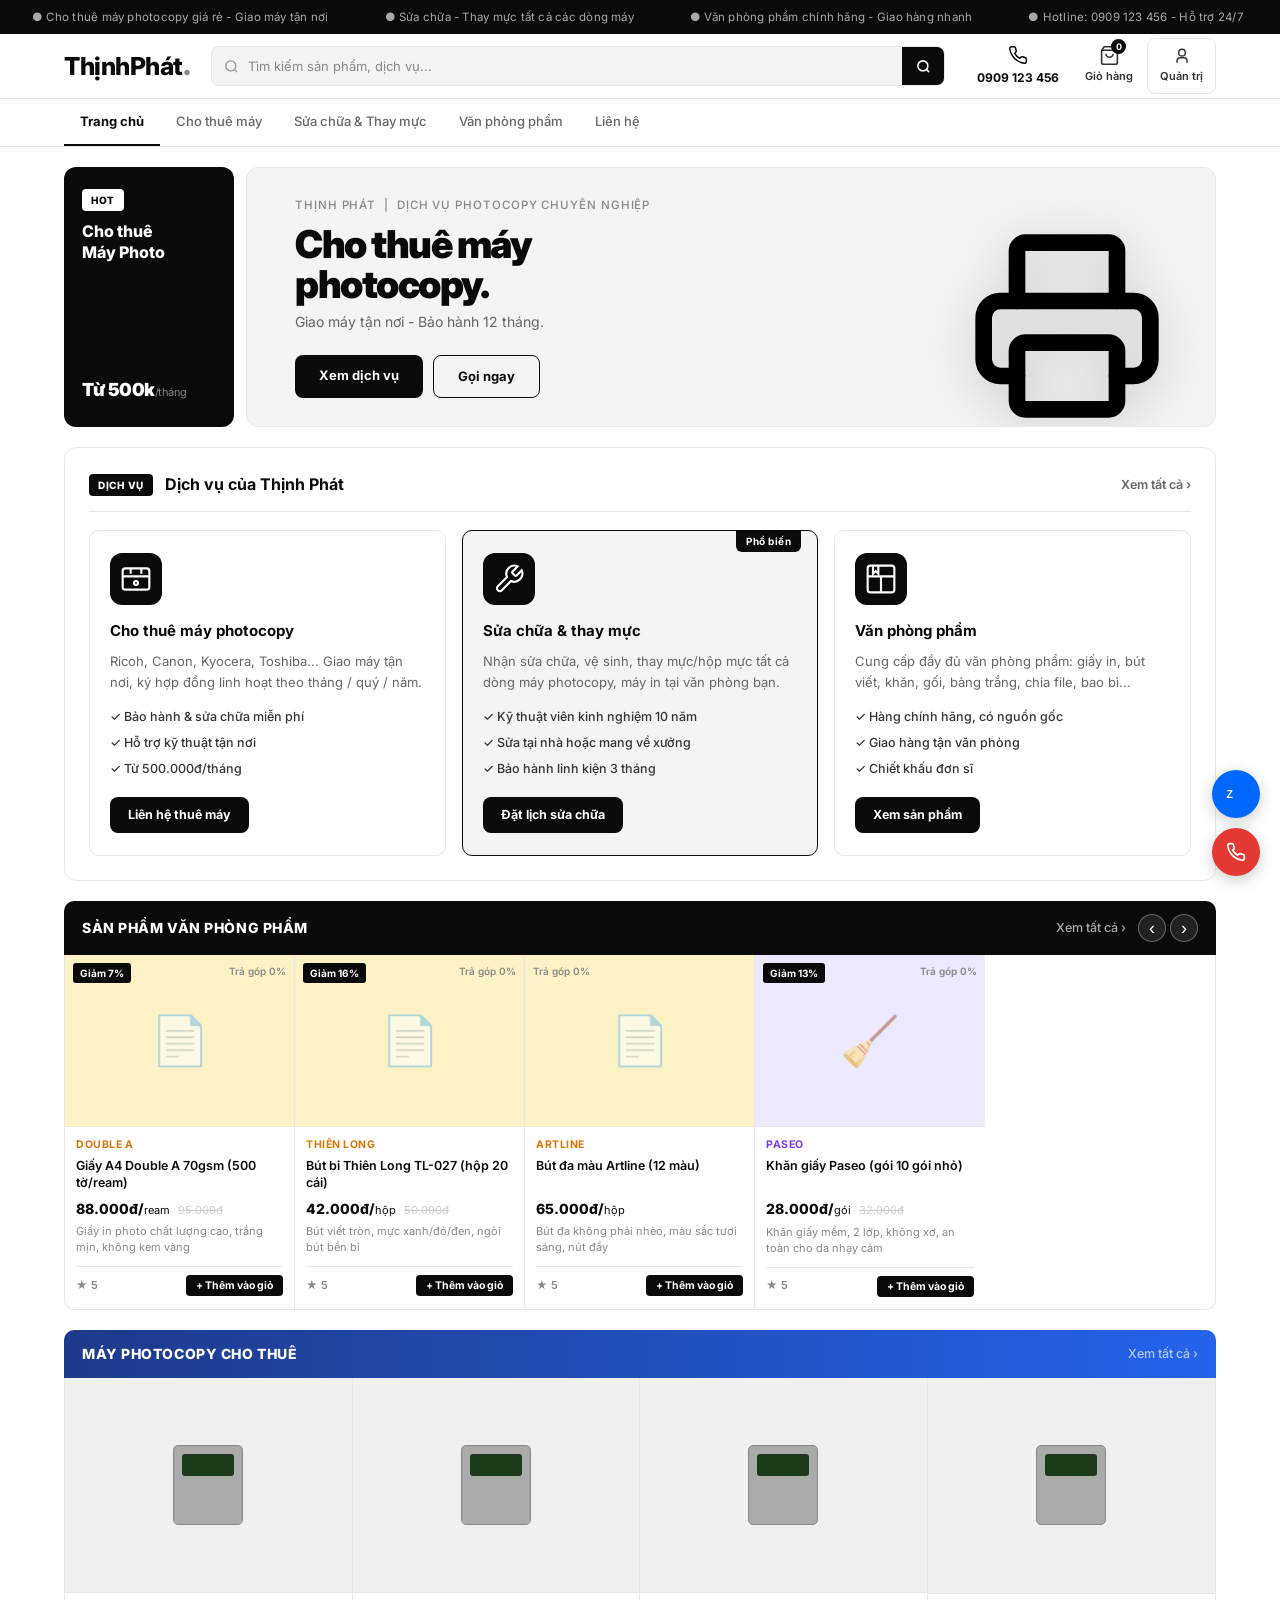
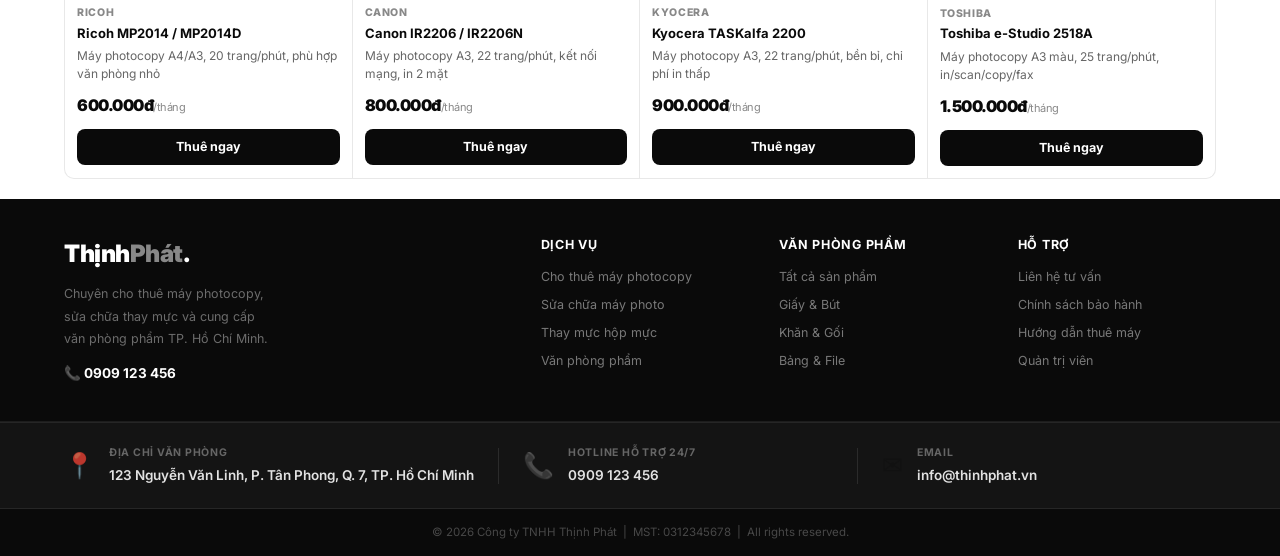
<file: index.html>
<!DOCTYPE html>
<html lang="vi">
<head>
  <meta charset="UTF-8" />
  <meta name="viewport" content="width=device-width, initial-scale=1.0" />
  <title>Thịnh Phát - Cho thuê máy photocopy & Văn phòng phẩm</title>
  <link rel="stylesheet" href="style.css" />
  <link href="https://fonts.googleapis.com/css2?family=Inter:wght@300;400;500;600;700;800;900&display=swap" rel="stylesheet" />
</head>
<body>

  <!-- TOP BAR -->
  <div class="top-bar">
    <div class="top-bar-scroll">
      <span>&#9679; Cho thuê máy photocopy giá rẻ - Giao máy tận nơi</span>
      <span>&#9679; Sửa chữa - Thay mực tất cả các dòng máy</span>
      <span>&#9679; Văn phòng phẩm chính hãng - Giao hàng nhanh</span>
      <span>&#9679; Hotline: <span id="topbar-phone">0909 123 456</span> - Hỗ trợ 24/7</span>
      <span>&#9679; Bảo hành 12 tháng cho máy thuê</span>
      <span>&#9679; Cho thuê máy photocopy giá rẻ - Giao máy tận nơi</span>
      <span>&#9679; Sửa chữa - Thay mực tất cả các dòng máy</span>
    </div>
  </div>

  <!-- MAIN HEADER -->
  <header class="main-header">
    <div class="header-inner">

      <a href="#home" class="logo">
        <span class="logo-main">Thịnh</span><span class="logo-red">Phát</span><span class="logo-dot-red">.</span>
      </a>

      <div class="search-box">
        <svg class="search-icon" width="15" height="15" fill="none" stroke="#999" stroke-width="2.2" viewBox="0 0 24 24"><circle cx="11" cy="11" r="8"/><path d="M21 21l-4.35-4.35"/></svg>
        <input type="text" id="searchInput" placeholder="Tìm kiếm sản phẩm, dịch vụ..." oninput="handleSearch(this.value)" />
        <button class="search-submit">
          <svg width="15" height="15" fill="none" stroke="currentColor" stroke-width="2.5" viewBox="0 0 24 24"><circle cx="11" cy="11" r="8"/><path d="M21 21l-4.35-4.35"/></svg>
        </button>
      </div>

      <div class="header-right">
        <a href="tel:0909123456" class="hdr-btn hdr-phone" id="hdr-phone-link">
          <div class="hdr-icon">
            <svg width="20" height="20" fill="none" stroke="currentColor" stroke-width="1.8" viewBox="0 0 24 24"><path d="M22 16.92v3a2 2 0 01-2.18 2 19.79 19.79 0 01-8.63-3.07 19.5 19.5 0 01-6-6 19.79 19.79 0 01-3.07-8.67A2 2 0 014.11 2h3a2 2 0 012 1.72c.127.96.361 1.903.7 2.81a2 2 0 01-.45 2.11L8.09 9.91a16 16 0 006 6l1.27-1.27a2 2 0 012.11-.45c.907.339 1.85.573 2.81.7A2 2 0 0122 16.92z"/></svg>
          </div>
          <span id="hdr-phone-text">0909 123 456</span>
        </a>
        <a href="#cart" class="hdr-btn" id="cartBtn">
          <div class="hdr-icon">
            <svg width="21" height="21" fill="none" stroke="currentColor" stroke-width="1.8" viewBox="0 0 24 24"><path d="M6 2L3 6v14a2 2 0 002 2h14a2 2 0 002-2V6l-3-4z"/><line x1="3" y1="6" x2="21" y2="6"/><path d="M16 10a4 4 0 01-8 0"/></svg>
            <span class="hdr-badge" id="cartCount">0</span>
          </div>
          <span>Giỏ hàng</span>
        </a>
        <button class="hdr-btn admin-toggle-btn" onclick="toggleAdminPanel()">
          <div class="hdr-icon">
            <svg width="20" height="20" fill="none" stroke="currentColor" stroke-width="1.8" viewBox="0 0 24 24"><circle cx="12" cy="8" r="4"/><path d="M6 20v-2a4 4 0 014-4h4a4 4 0 014 4v2"/></svg>
          </div>
          <span>Quản trị</span>
        </button>
      </div>

    </div>
  </header>

  <!-- CATEGORY NAV -->
  <nav class="cat-nav">
    <div class="cat-nav-inner">
      <a href="index.html"    class="cat-link active">Trang chủ</a>
      <a href="thue-may.html" class="cat-link">Cho thuê máy</a>
      <a href="sua-chua.html" class="cat-link">Sửa chữa &amp; Thay mực</a>
      <a href="vpp.html"      class="cat-link">Văn phòng phẩm</a>
      <a href="lien-he.html"      class="cat-link">Liên hệ</a>
    </div>
  </nav>

  <!-- HERO BANNER -->
  <section id="home" class="hero-section">
    <div class="hero-inner">

      <div class="hero-side-promo">
        <div class="side-promo-tag">HOT</div>
        <p class="side-promo-title">Cho thuê<br>Máy Photo</p>
        <p class="side-promo-price">Từ 500k<span>/tháng</span></p>
      </div>

      <div class="hero-main-banner">
        <div class="banner-text">
          <p class="banner-eyebrow">Thịnh Phát &nbsp;|&nbsp; Dịch vụ photocopy chuyên nghiệp</p>
          <h1 class="banner-title">Cho thuê máy<br>photocopy.</h1>
          <p class="banner-sub">Giao máy tận nơi - Bảo hành 12 tháng.</p>
          <div class="banner-actions">
            <a href="#services" class="btn-banner">Xem dịch vụ</a>
            <a href="tel:0909123456" class="btn-banner-outline" id="banner-phone-link">Gọi ngay</a>
          </div>
        </div>
        <div class="banner-device">
          <img src="may-photo.svg" alt="Máy photocopy cho thuê" class="hero-machine-img" />
        </div>
      </div>

    </div>
  </section>

  <!-- SERVICES SECTION -->
  <section id="services" class="services-section">
    <div class="services-inner">
      <div class="section-bar">
        <span class="section-bar-label">DỊCH VỤ</span>
        <h2>Dịch vụ của Thịnh Phát</h2>
        <a href="sua-chua.html" class="section-bar-viewall">Xem tất cả &rsaquo;</a>
      </div>
      <div class="services-grid">

        <div class="service-card fade-up">
          <div class="sv-icon sv-blue">
            <svg width="32" height="32" fill="none" stroke="white" stroke-width="1.6" viewBox="0 0 24 24"><rect x="2" y="4" width="20" height="16" rx="2"/><path d="M8 4v4M16 4v4M2 10h20"/><circle cx="12" cy="15" r="1.5"/></svg>
          </div>
          <h3>Cho thuê máy photocopy</h3>
          <p>Ricoh, Canon, Kyocera, Toshiba... Giao máy tận nơi, ký hợp đồng linh hoạt theo tháng / quý / năm.</p>
          <ul class="sv-features">
            <li>&#10003; Bảo hành &amp; sửa chữa miễn phí</li>
            <li>&#10003; Hỗ trợ kỹ thuật tận nơi</li>
            <li>&#10003; Từ 500.000đ/tháng</li>
          </ul>
          <a href="thue-may.html" class="sv-cta">Liên hệ thuê máy</a>
        </div>

        <div class="service-card featured fade-up">
          <div class="sv-featured-badge">Phổ biến</div>
          <div class="sv-icon sv-red">
            <svg width="32" height="32" fill="none" stroke="white" stroke-width="1.6" viewBox="0 0 24 24"><path d="M14.7 6.3a1 1 0 000 1.4l1.6 1.6a1 1 0 001.4 0l3.77-3.77a6 6 0 01-7.94 7.94l-6.91 6.91a2.12 2.12 0 01-3-3l6.91-6.91a6 6 0 017.94-7.94l-3.76 3.76z"/></svg>
          </div>
          <h3>Sửa chữa &amp; thay mực</h3>
          <p>Nhận sửa chữa, vệ sinh, thay mực/hộp mực tất cả dòng máy photocopy, máy in tại văn phòng bạn.</p>
          <ul class="sv-features">
            <li>&#10003; Kỹ thuật viên kinh nghiệm 10 năm</li>
            <li>&#10003; Sửa tại nhà hoặc mang về xưởng</li>
            <li>&#10003; Bảo hành linh kiện 3 tháng</li>
          </ul>
          <a href="sua-chua.html" class="sv-cta">Đặt lịch sửa chữa</a>
        </div>

        <div class="service-card fade-up">
          <div class="sv-icon sv-green">
            <svg width="32" height="32" fill="none" stroke="white" stroke-width="1.6" viewBox="0 0 24 24"><path d="M6 2v6l2-2 2 2V2"/><rect x="2" y="2" width="20" height="20" rx="2"/><path d="M2 10h20M12 10v12"/></svg>
          </div>
          <h3>Văn phòng phẩm</h3>
          <p>Cung cấp đầy đủ văn phòng phẩm: giấy in, bút viết, khăn, gối, bảng trắng, chia file, bao bì...</p>
          <ul class="sv-features">
            <li>&#10003; Hàng chính hãng, có nguồn gốc</li>
            <li>&#10003; Giao hàng tận văn phòng</li>
            <li>&#10003; Chiết khấu đơn sĩ</li>
          </ul>
          <a href="vpp.html" class="sv-cta">Xem sản phẩm</a>
        </div>

      </div>
    </div>
  </section>

  <!-- PRODUCTS SECTION -->
  <section id="products" class="projects-section">
    <div class="projects-header">
      <span class="ph-title">SẢN PHẨM VĂN PHÒNG PHẨM</span>
      <a href="vpp.html" class="ph-viewall">Xem tất cả &rsaquo;</a>
      <div class="ph-arrows">
        <button class="arrow-btn" onclick="scrollCards(-1)">&#8249;</button>
        <button class="arrow-btn" onclick="scrollCards(1)">&#8250;</button>
      </div>
    </div>
    <div class="cards-row" id="productsGrid">
      <!-- Products rendered by JS -->
    </div>
    <div class="no-products" id="noProducts" style="display:none">
      <p>Không tìm thấy sản phẩm phù hợp. Thử tìm kiếm khác hoặc <a href="#" onclick="showAdmin()">thêm sản phẩm mới</a>.</p>
    </div>
  </section>

  <!-- RENTAL MACHINES SECTION -->
  <section id="rentalSection" class="projects-section">
    <div class="projects-header" style="background: linear-gradient(90deg, #1e3a8a 0%, #2563eb 100%);">
      <span class="ph-title">MÁY PHOTOCOPY CHO THUÊ</span>
      <a href="thue-may.html" class="ph-viewall">Xem tất cả &rsaquo;</a>
    </div>
    <div class="rental-grid">
      <div class="rental-card fade-up">
        <div class="rental-img bg-machine-1">
          <div class="machine-mini"><div class="mm-body"><div class="mm-screen"></div></div></div>
        </div>
        <div class="rental-info">
          <p class="rental-brand">Ricoh</p>
          <h3>Ricoh MP2014 / MP2014D</h3>
          <p class="rental-desc">Máy photocopy A4/A3, 20 trang/phút, phù hợp văn phòng nhỏ</p>
          <p class="rental-price">600.000đ<span>/tháng</span></p>
          <a href="lien-he.html" class="btn-rent">Thuê ngay</a>
        </div>
      </div>
      <div class="rental-card fade-up">
        <div class="rental-img bg-machine-2">
          <div class="machine-mini"><div class="mm-body"><div class="mm-screen"></div></div></div>
        </div>
        <div class="rental-info">
          <p class="rental-brand">Canon</p>
          <h3>Canon IR2206 / IR2206N</h3>
          <p class="rental-desc">Máy photocopy A3, 22 trang/phút, kết nối mạng, in 2 mặt</p>
          <p class="rental-price">800.000đ<span>/tháng</span></p>
          <a href="lien-he.html" class="btn-rent">Thuê ngay</a>
        </div>
      </div>
      <div class="rental-card fade-up">
        <div class="rental-img bg-machine-3">
          <div class="machine-mini"><div class="mm-body"><div class="mm-screen"></div></div></div>
        </div>
        <div class="rental-info">
          <p class="rental-brand">Kyocera</p>
          <h3>Kyocera TASKalfa 2200</h3>
          <p class="rental-desc">Máy photocopy A3, 22 trang/phút, bền bỉ, chi phí in thấp</p>
          <p class="rental-price">900.000đ<span>/tháng</span></p>
          <a href="lien-he.html" class="btn-rent">Thuê ngay</a>
        </div>
      </div>
      <div class="rental-card fade-up">
        <div class="rental-img bg-machine-4">
          <div class="machine-mini"><div class="mm-body"><div class="mm-screen"></div></div></div>
        </div>
        <div class="rental-info">
          <p class="rental-brand">Toshiba</p>
          <h3>Toshiba e-Studio 2518A</h3>
          <p class="rental-desc">Máy photocopy A3 màu, 25 trang/phút, in/scan/copy/fax</p>
          <p class="rental-price">1.500.000đ<span>/tháng</span></p>
          <a href="lien-he.html" class="btn-rent">Thuê ngay</a>
        </div>
      </div>
    </div>
  </section>

  <!-- FOOTER -->
  <footer class="site-footer">
    <div class="footer-top">
      <div class="footer-inner">
        <div class="footer-col col-brand">
          <div class="footer-logo">Thịnh<span>Phát</span>.</div>
          <p>Chuyên cho thuê máy photocopy,<br>sửa chữa thay mực và cung cấp<br>văn phòng phẩm TP. Hồ Chí Minh.</p>
          <p class="footer-hotline">&#128222; <span id="footer-phone-num">0909 123 456</span></p>
        </div>
        <div class="footer-col">
          <strong>Dịch vụ</strong>
          <a href="#services">Cho thuê máy photocopy</a>
          <a href="#services">Sửa chữa máy photo</a>
          <a href="#services">Thay mực hộp mực</a>
          <a href="#products">Văn phòng phẩm</a>
        </div>
        <div class="footer-col">
          <strong>Văn phòng phẩm</strong>
          <a href="vpp.html">Tất cả sản phẩm</a>
          <a href="vpp.html?cat=giay">Giấy &amp; Bút</a>
          <a href="vpp.html?cat=khan">Khăn &amp; Gối</a>
          <a href="vpp.html?cat=bang">Bảng &amp; File</a>
        </div>
        <div class="footer-col">
          <strong>Hỗ trợ</strong>
          <a href="lien-he.html">Liên hệ tư vấn</a>
          <a href="lien-he.html">Chính sách bảo hành</a>
          <a href="lien-he.html">Hướng dẫn thuê máy</a>
          <a href="#" onclick="showAdmin()">Quản trị viên</a>
        </div>
      </div>
    </div>
    <!-- CONTACT INFO STRIP -->
    <div class="footer-contact">
      <div class="footer-contact-inner">
        <div class="footer-contact-item">
          <span class="fci-icon">&#128205;</span>
          <div class="fci-text">
            <p class="fci-label">Địa chỉ văn phòng</p>
            <p class="fci-value">123 Nguyễn Văn Linh, P. Tân Phong, Q. 7, TP. Hồ Chí Minh</p>
          </div>
        </div>
        <div class="fci-divider"></div>
        <div class="footer-contact-item">
          <span class="fci-icon">&#128222;</span>
          <div class="fci-text">
            <p class="fci-label">Hotline hỗ trợ 24/7</p>
            <p class="fci-value"><a href="tel:0909123456" id="footer-cta-phone">0909 123 456</a></p>
          </div>
        </div>
        <div class="fci-divider"></div>
        <div class="footer-contact-item">
          <span class="fci-icon">&#9993;</span>
          <div class="fci-text">
            <p class="fci-label">Email</p>
            <p class="fci-value"><a href="mailto:info@thinhphat.vn">info@thinhphat.vn</a></p>
          </div>
        </div>
      </div>
    </div>
    <div class="footer-bottom">
      <p>&copy; 2026 Công ty TNHH Thịnh Phát &nbsp;|&nbsp; MST: 0312345678 &nbsp;|&nbsp; All rights reserved.</p>
    </div>
  </footer>

  <!-- ===================== ADMIN PANEL ===================== -->
  <div class="admin-overlay" id="adminOverlay" onclick="closeAdminIfOutside(event)">
    <div class="admin-panel" id="adminPanel">

      <div class="admin-header">
        <h2>&#9881; Quản trị Thịnh Phát</h2>
        <button class="admin-close" onclick="toggleAdminPanel()">&#10005;</button>
      </div>

      <!-- Login screen -->
      <div id="adminLogin">
        <div class="admin-login-form">
          <p>Nhập mật khẩu quản trị</p>
          <input type="password" id="adminPass" placeholder="Mật khẩu..." onkeyup="if(event.key==='Enter')adminLogin()" />
          <button onclick="adminLogin()" class="btn-admin-login">Đăng nhập</button>
          <p class="admin-hint">Gợi ý: thinhphat</p>
          <p class="admin-error" id="adminError"></p>
        </div>
      </div>

      <!-- Admin content (shown after login) -->
      <div id="adminContent" style="display:none">

        <div class="admin-tabs">
          <button class="admin-tab active" onclick="switchAdminTab('add', this)">Thêm SP</button>
          <button class="admin-tab" onclick="switchAdminTab('edit', this)">Chỉnh sửa</button>
          <button class="admin-tab" onclick="switchAdminTab('list', this)">Danh sách</button>
          <button class="admin-tab" onclick="switchAdminTab('config', this)">&#9881; Cấu hình</button>
          <button class="admin-tab admin-tab-orders" onclick="switchAdminTab('orders', this)">
            &#128230; Đơn hàng
            <span class="admin-orders-badge" id="adminOrdersBadge" style="display:none">0</span>
          </button>
        </div>

        <!-- ADD PRODUCT FORM -->
        <div id="tabAdd" class="admin-tab-content">
          <form onsubmit="addProduct(event)" class="add-product-form">
            <div class="ap-row">
              <div class="ap-group">
                <label>Tên sản phẩm *</label>
                <input type="text" id="ap-name" placeholder="VD: Giấy A4 Double A 500 tờ" required />
              </div>
              <div class="ap-group">
                <label>Danh mục *</label>
                <select id="ap-cat" required>
                  <option value="">-- Chọn danh mục --</option>
                  <option value="giay">Giấy &amp; Bút</option>
                  <option value="khan">Khăn &amp; Gối</option>
                  <option value="bang">Bảng &amp; File</option>
                  <option value="thue">Cho thuê máy</option>
                  <option value="suachua">Sửa chữa</option>
                  <option value="khac">Khác</option>
                </select>
              </div>
            </div>
            <div class="ap-row">
              <div class="ap-group">
                <label>Giá bán (VND) *</label>
                <input type="number" id="ap-price" placeholder="VD: 85000" min="0" required />
              </div>
              <div class="ap-group">
                <label>Đơn vị</label>
                <input type="text" id="ap-unit" placeholder="VD: cuộn, hộp, tờ, cái..." />
              </div>
            </div>
            <div class="ap-row">
              <div class="ap-group">
                <label>Giá gốc (để gạch ngang)</label>
                <input type="number" id="ap-oldprice" placeholder="VD: 95000" min="0" />
              </div>
              <div class="ap-group">
                <label>Thương hiệu</label>
                <input type="text" id="ap-brand" placeholder="VD: Double A, Thịnh Long..." />
              </div>
            </div>
            <div class="ap-group">
              <label>Mô tả ngắn</label>
              <textarea id="ap-desc" rows="2" placeholder="Mô tả ngắn về sản phẩm..."></textarea>
            </div>
            <div class="ap-group">
              <label>Hình ảnh (Upload hoặc URL)</label>
              <div style="display:flex;gap:8px;margin-bottom:8px">
                <input type="file" id="ap-img-upload" accept="image/*" onchange="handleImageUpload(this)" style="flex:1" />
                <button type="button" onclick="clearImagePreview()" class="btn-reset" style="width:auto">Xóa ảnh</button>
              </div>
              <div id="ap-img-preview" style="width:100%;height:100px;background:#f0f0f0;border:1px solid #ddd;border-radius:6px;display:flex;align-items:center;justify-content:center;margin-bottom:8px;overflow:hidden">
                <span style="color:#999;font-size:12px">Preview ảnh</span>
              </div>
              <input type="hidden" id="ap-img" />
              <label style="font-size:11px;color:#666">Hoặc nhập URL ảnh:</label>
              <input type="url" id="ap-img-url" placeholder="https://..." onchange="handleImageUrl(this)" />
            </div>
            <div class="ap-row ap-actions">
              <button type="submit" class="btn-submit">&#43; Thêm sản phẩm</button>
              <button type="button" onclick="resetAddForm()" class="btn-reset">Xóa form</button>
            </div>
            <div id="addSuccess" class="contact-success" style="display:none">
              &#10003; Đã thêm sản phẩm thành công!
            </div>
          </form>
        </div>

        <!-- EDIT PRODUCT FORM -->
        <div id="tabEdit" class="admin-tab-content" style="display:none">
          <div id="editProductSelect" style="padding:1rem;border-bottom:1px solid #eee;margin-bottom:1rem">
            <label style="font-size:12px;font-weight:700;color:#666;text-transform:uppercase">Chọn sản phẩm để chỉnh sửa:</label>
            <select id="ep-select" onchange="loadProductEdit(this.value)" style="width:100%;padding:8px;border:1px solid #ddd;border-radius:6px;margin-top:8px;font-family:Inter">
              <option value="">-- Chọn sản phẩm --</option>
            </select>
          </div>
          <form id="editProductForm" onsubmit="updateProduct(event)" class="add-product-form" style="display:none">
            <div class="ap-row">
              <div class="ap-group">
                <label>Tên sản phẩm *</label>
                <input type="text" id="ep-name" required />
              </div>
              <div class="ap-group">
                <label>Danh mục *</label>
                <select id="ep-cat" required>
                  <option value="giay">Giấy &amp; Bút</option>
                  <option value="khan">Khăn &amp; Gối</option>
                  <option value="bang">Bảng &amp; File</option>
                  <option value="thue">Cho thuê máy</option>
                  <option value="suachua">Sửa chữa</option>
                  <option value="khac">Khác</option>
                </select>
              </div>
            </div>
            <div class="ap-row">
              <div class="ap-group">
                <label>Giá bán (VND) *</label>
                <input type="number" id="ep-price" min="0" required />
              </div>
              <div class="ap-group">
                <label>Đơn vị</label>
                <input type="text" id="ep-unit" />
              </div>
            </div>
            <div class="ap-row">
              <div class="ap-group">
                <label>Giá gốc</label>
                <input type="number" id="ep-oldprice" min="0" />
              </div>
              <div class="ap-group">
                <label>Thương hiệu</label>
                <input type="text" id="ep-brand" />
              </div>
            </div>
            <div class="ap-group">
              <label>Mô tả</label>
              <textarea id="ep-desc" rows="2"></textarea>
            </div>
            <div class="ap-group">
              <label>Hình ảnh</label>
              <div style="display:flex;gap:8px;margin-bottom:8px">
                <input type="file" id="ep-img-upload" accept="image/*" onchange="handleImageUpload(this)" style="flex:1" />
                <button type="button" onclick="clearImagePreview('ep')" class="btn-reset" style="width:auto">Xóa</button>
              </div>
              <div id="ep-img-preview" style="width:100%;height:100px;background:#f0f0f0;border:1px solid #ddd;border-radius:6px;display:flex;align-items:center;justify-content:center;margin-bottom:8px;overflow:hidden">
                <span style="color:#999;font-size:12px">Preview ảnh</span>
              </div>
              <input type="hidden" id="ep-img" />
            </div>
            <div class="ap-row ap-actions">
              <button type="submit" class="btn-submit">&#10003; Cập nhật sản phẩm</button>
              <button type="button" onclick="cancelEdit()" class="btn-reset">Hủy</button>
            </div>
            <div id="editSuccess" class="contact-success" style="display:none">
              &#10003; Đã cập nhật sản phẩm thành công!
            </div>
          </form>
        </div>

        <!-- PRODUCT LIST -->
        <div id="tabList" class="admin-tab-content" style="display:none">
          <div class="admin-product-list" id="adminProductList">
            <!-- Rendered by JS -->
          </div>
        </div>

        <!-- CONFIG TAB -->
        <div id="tabConfig" class="admin-tab-content" style="display:none">
          <div class="config-section">
            <h3>&#128222; Cấu hình Hotline / Zalo</h3>
            <div class="ap-group">
              <label>Số điện thoại Hotline &amp; Zalo</label>
              <input type="tel" id="cfg-phone" placeholder="VD: 0909123456" style="font-family:Inter" />
              <p style="font-size:11px;color:#999;margin-top:5px">Số này sẽ tự động cập nhật lên Top Bar, Header, nút gọi, Zalo chat và Footer.</p>
            </div>
            <button onclick="saveHotlineConfig()" class="btn-submit" style="margin-top:14px">&#10003; Lưu cấu hình</button>
            <div id="configSuccess" class="contact-success" style="display:none;margin-top:10px">&#10003; Đã lưu! Số điện thoại đã được cập nhật toàn trang.</div>
          </div>
        </div>

        <!-- ═══════════════════════════════════════════
             ORDERS TAB
             ═══════════════════════════════════════════ -->
        <div id="tabOrders" class="admin-tab-content" style="display:none">

          <!-- Stats bar -->
          <div class="orders-stats-bar" id="ordersStatsBar">
            <!-- Filled by JS -->
          </div>

          <!-- Toolbar: filter + actions -->
          <div class="orders-toolbar">
            <div class="orders-filter-group">
              <label class="orders-filter-label">Lọc trạng thái:</label>
              <div class="orders-status-tabs" id="ordersStatusTabs">
                <button class="ostat-tab active" data-status="all"     onclick="filterOrders('all',this)">Tất cả</button>
                <button class="ostat-tab new"    data-status="Mới"     onclick="filterOrders('Mới',this)">Mới</button>
                <button class="ostat-tab proc"   data-status="Đang xử lý" onclick="filterOrders('Đang xử lý',this)">Đang xử lý</button>
                <button class="ostat-tab done"   data-status="Hoàn thành" onclick="filterOrders('Hoàn thành',this)">Hoàn thành</button>
                <button class="ostat-tab cancel" data-status="Hủy"    onclick="filterOrders('Hủy',this)">Hủy</button>
              </div>
            </div>
            <div class="orders-actions">
              <button class="btn-orders-export" onclick="exportOrders()">&#11015; Xuất JSON</button>
              <button class="btn-orders-clear"  onclick="clearAllOrders()">&#128465; Xóa tất cả</button>
            </div>
          </div>

          <!-- Order cards list -->
          <div class="orders-list" id="ordersList">
            <p class="orders-empty" id="ordersEmpty" style="display:none">Chưa có đơn hàng nào.</p>
          </div>

        </div>

      </div>
    </div>
  </div>

  <!-- CART DRAWER -->
  <div class="cart-overlay" id="cartOverlay" onclick="closeCartIfOutside(event)">
    <div class="cart-drawer" id="cartDrawer">
      <div class="cart-header">
        <h3>Giỏ hàng</h3>
        <button onclick="toggleCart()">&#10005;</button>
      </div>
      <div class="cart-items" id="cartItems">
        <p class="cart-empty">Giỏ hàng trống.</p>
      </div>
      <div class="cart-footer" id="cartFooter" style="display:none">
        <div class="cart-total">Tổng: <strong id="cartTotal">0đ</strong></div>
        <button class="btn-submit" onclick="openCheckout()">Đặt hàng ngay &#8594;</button>
      </div>
    </div>
  </div>

  <!-- ===================== CHECKOUT MODAL ===================== -->
  <div class="checkout-overlay" id="checkoutOverlay" onclick="closeCheckoutIfOutside(event)">
    <div class="checkout-modal" id="checkoutModal">

      <div class="checkout-header">
        <div>
          <p class="checkout-step-label">Bước cuối cùng</p>
          <h3>Xác nhận đặt hàng</h3>
        </div>
        <button class="checkout-close" onclick="closeCheckout()" aria-label="Đóng">&#10005;</button>
      </div>

      <!-- Tóm tắt đơn hàng — điền bằng JS -->
      <div id="checkoutSummary"></div>

      <!-- Form thông tin khách hàng -->
      <form class="checkout-form" id="checkoutForm" onsubmit="submitOrder(event)" novalidate>
        <p class="checkout-form-title">Thông tin nhận hàng</p>

        <div class="form-group">
          <label for="co-name">Họ và tên <span class="lh-req">*</span></label>
          <input type="text" id="co-name" placeholder="Nguyễn Văn A" autocomplete="name" />
        </div>

        <div class="form-group">
          <label for="co-phone">Số điện thoại <span class="lh-req">*</span></label>
          <input type="tel" id="co-phone" placeholder="0909 123 456" autocomplete="tel" />
        </div>

        <div class="form-group">
          <label for="co-address">Địa chỉ giao hàng</label>
          <input type="text" id="co-address" placeholder="Số nhà, tên đường, phường, quận..." autocomplete="street-address" />
        </div>

        <div class="form-group">
          <label for="co-note">Ghi chú <span style="color:var(--gray-4);font-weight:400;font-size:11px;text-transform:none">(tùy chọn)</span></label>
          <textarea id="co-note" placeholder="Thời gian giao hàng, yêu cầu đặc biệt..."></textarea>
        </div>

        <button type="submit" class="btn-submit checkout-btn-submit">
          <svg width="16" height="16" fill="none" stroke="currentColor" stroke-width="2.3" viewBox="0 0 24 24" style="vertical-align:middle;margin-right:5px;margin-bottom:1px"><polyline points="20 6 9 17 4 12"/></svg>
          Xác nhận đặt hàng
        </button>
      </form>

    </div>
  </div>

  <!-- FLOATING CONTACT BUTTONS -->
  <div class="float-contact">
    <a id="float-zalo" href="https://zalo.me/0909123456" target="_blank" rel="noopener" class="float-btn float-zalo">
      <svg width="22" height="22" viewBox="0 0 40 40" fill="white" xmlns="http://www.w3.org/2000/svg"><text x="4" y="30" font-size="30" font-family="Arial" font-weight="900">Z</text></svg>
      <span class="float-label">Chat Zalo</span>
    </a>
    <a id="float-hotline" href="tel:0909123456" class="float-btn float-hotline">
      <svg width="20" height="20" fill="none" stroke="white" stroke-width="2" viewBox="0 0 24 24"><path d="M22 16.92v3a2 2 0 01-2.18 2 19.79 19.79 0 01-8.63-3.07 19.5 19.5 0 01-6-6 19.79 19.79 0 01-3.07-8.67A2 2 0 014.11 2h3a2 2 0 012 1.72c.127.96.361 1.903.7 2.81a2 2 0 01-.45 2.11L8.09 9.91a16 16 0 006 6l1.27-1.27a2 2 0 012.11-.45c.907.339 1.85.573 2.81.7A2 2 0 0122 16.92z"/></svg>
    </a>
  </div>

  <script>
  // ===================== DATA =====================
  const DEFAULT_PRODUCTS = [
    { id:1,  name:"Giấy A4 Double A 70gsm (500 tờ/ream)",    cat:"giay",   price:88000,  oldPrice:95000,  unit:"ream",    brand:"Double A", desc:"Giấy in photo chất lượng cao, trắng mịn, không kem vàng" },
    { id:2,  name:"Bút bi Thiên Long TL-027 (hộp 20 cái)",  cat:"giay",   price:42000,  oldPrice:50000,  unit:"hộp",    brand:"Thiên Long", desc:"Bút viết tròn, mực xanh/đỏ/đen, ngòi bút bền bỉ" },
    { id:3,  name:"Bút đa màu Artline (12 màu)",             cat:"giay",   price:65000,  oldPrice:null,   unit:"hộp",    brand:"Artline",    desc:"Bút đa không phải nhèo, màu sắc tươi sáng, nút đầy" },
    { id:4,  name:"Khăn giấy Paseo (gói 10 gói nhỏ)",       cat:"khan",   price:28000,  oldPrice:32000,  unit:"gói",    brand:"Paseo",      desc:"Khăn giấy mềm, 2 lớp, không xơ, an toàn cho da nhạy cảm" },
    { id:5,  name:"Gối tựa lưng văn phòng (có điều chỉnh)",  cat:"khan",   price:120000, oldPrice:150000, unit:"cái",    brand:"Thịnh Phát", desc:"Gối tựa lưng bọc vải lưới thoáng khí, giảm đau lưng khi ngồi lâu" },
    { id:6,  name:"Bảng trắng từ nam châm 1.2x0.8m",         cat:"bang",   price:380000, oldPrice:450000, unit:"cái",    brand:"Thịnh Phát", desc:"Bảng trắng khung nhôm, bề mặt từ, kèm 2 bút lông + 1 nam châm" },
    { id:7,  name:"Chia file nhựa A4 (hộp 100 cái)",         cat:"bang",   price:35000,  oldPrice:null,   unit:"hộp",    brand:"Deli",       desc:"Chia file nhựa trong, dày 0.1mm, dùng cho A4, bền và chắc" },
    { id:8,  name:"Binder clip 32mm (hộp 12 cái)",           cat:"bang",   price:12000,  oldPrice:null,   unit:"hộp",    brand:"Deli",       desc:"Kẹp bằng thép không rỉ, có 32mm, kẹp được 150 tờ giấy" },
    { id:9,  name:"Giấy A3 Papermix 80gsm (500 tờ)",        cat:"giay",   price:165000, oldPrice:185000, unit:"ream",    brand:"Papermix",   desc:"Giấy A3 cao cấp, dùng cho máy photocopy và máy in" },
    { id:10, name:"Khay đựng bút để bàn (nhựa ABS)",         cat:"khan",   price:25000,  oldPrice:null,   unit:"cái",    brand:"Deli",       desc:"Khay đựng bút để bàn, có 3 ngăn, chống trượt, bền đẹp" },
  ];

  let products    = JSON.parse(localStorage.getItem('tp_products') || 'null') || DEFAULT_PRODUCTS;
  let cart        = JSON.parse(localStorage.getItem('tp_cart')     || '[]');
  let adminLogged = false;
  let nextId      = products.reduce((m,p)=>Math.max(m,p.id),0) + 1;
  let currentFilter = 'all';

  // ===================== HOTLINE CONFIG =====================
  const DEFAULT_PHONE = '0909123456';
  let hotlinePhone = localStorage.getItem('tp_hotline') || DEFAULT_PHONE;

  function fmtPhone(p) {
    // "0909123456" → "0909 123 456"
    return p.replace(/^(\d{4})(\d{3})(\d{3})$/, '$1 $2 $3');
  }

  function applyPhone(phone) {
    const fmt = fmtPhone(phone);
    const tb = document.getElementById('topbar-phone');
    if (tb) tb.textContent = fmt;
    const hl = document.getElementById('hdr-phone-link');
    if (hl) hl.href = 'tel:' + phone;
    const ht = document.getElementById('hdr-phone-text');
    if (ht) ht.textContent = fmt;
    const bl = document.getElementById('banner-phone-link');
    if (bl) bl.href = 'tel:' + phone;
    const cp = document.getElementById('contact-phone');
    if (cp) cp.textContent = fmt;
    const fp = document.getElementById('footer-phone-num');
    if (fp) fp.textContent = fmt;
    const fz = document.getElementById('float-zalo');
    if (fz) fz.href = 'https://zalo.me/' + phone;
    const fh = document.getElementById('float-hotline');
    if (fh) fh.href = 'tel:' + phone;
  }

  function saveHotlineConfig() {
    const val = document.getElementById('cfg-phone').value.trim().replace(/\s/g, '');
    if (!val || !/^\d{9,11}$/.test(val)) {
      alert('Vui lòng nhập số điện thoại hợp lệ (9–11 chữ số, không có khoảng trắng/dấu chấm).');
      return;
    }
    hotlinePhone = val;
    localStorage.setItem('tp_hotline', val);
    applyPhone(val);
    const ok = document.getElementById('configSuccess');
    ok.style.display = 'block';
    setTimeout(() => ok.style.display = 'none', 3500);
  }

  // ===================== SCROLL REVEAL =====================
  function observeRevealItems() {
    const obs = new IntersectionObserver((entries) => {
      entries.forEach(e => {
        if (e.isIntersecting) { e.target.classList.add('in-view'); obs.unobserve(e.target); }
      });
    }, { threshold: 0.1 });
    document.querySelectorAll('.fade-up:not(.in-view)').forEach(el => obs.observe(el));
  }

  function saveProducts() { localStorage.setItem('tp_products', JSON.stringify(products)); }
  function saveCart()     { localStorage.setItem('tp_cart',     JSON.stringify(cart)); }

  // ===================== RENDER PRODUCTS =====================
  const CAT_COLORS = {
    giay: ['#fef3c7','#d97706'], khan: ['#ede9fe','#7c3aed'],
    bang: ['#dcfce7','#16a34a'], thue: ['#dbeafe','#2563eb'],
    suachua: ['#fee2e2','#dc2626'], khac: ['#f1f5f9','#64748b']
  };
  const CAT_ICONS = {
    giay:'&#128196;', khan:'&#129529;', bang:'&#128203;',
    thue:'&#128444;', suachua:'&#128295;', khac:'&#128230;'
  };

  function fmtPrice(n) {
    return n.toString().replace(/\B(?=(\d{3})+(?!\d))/g,'.') + 'đ';
  }

  function renderProducts(list, limit) {
    if (limit) list = list.slice(0, limit);
    const grid = document.getElementById('productsGrid');
    const noP  = document.getElementById('noProducts');
    grid.classList.add('grid-loading');
    setTimeout(() => {
      if (!list.length) {
        grid.innerHTML = '';
        noP.style.display = 'block';
        grid.classList.remove('grid-loading');
        return;
      }
      noP.style.display = 'none';
      grid.innerHTML = list.map((p, i) => {
        const [bg, accent] = CAT_COLORS[p.cat] || CAT_COLORS.khac;
        const icon = CAT_ICONS[p.cat] || CAT_ICONS.khac;
        const discBadge = p.oldPrice
          ? `<span class="badge-pct">Giảm ${Math.round((1-p.price/p.oldPrice)*100)}%</span>` : '';
        // Ảnh thật → dùng class pcard-photo (CSS xử lý cover + zoom)
        // Placeholder → emoji căn giữa với nền màu danh mục
        const imgHtml = p.img
          ? `<img src="${p.img}" alt="${p.name}" class="pcard-photo">`
          : `<div class="pcard-emoji">${icon}</div>`;
        return `
        <div class="pcard fade-up" style="--reveal-delay:${i * 0.06}s">
          <div class="pcard-badges">
            ${discBadge}
            <span class="badge-tra">Trả góp 0%</span>
          </div>
          <div class="pcard-img" style="background:${p.img ? '#f9f9f9' : bg}">
            ${imgHtml}
          </div>
          <div class="pcard-info">
            <p class="pcard-brand" style="color:${accent}">${p.brand||''}</p>
            <p class="pcard-name">${p.name}</p>
            <p class="pcard-price">${fmtPrice(p.price)}${p.unit?'/<span style="font-size:11px;font-weight:400">'+p.unit+'</span>':''}
              ${p.oldPrice?`<span class="pcard-old">${fmtPrice(p.oldPrice)}</span>`:''}
            </p>
            <p class="pcard-installment">${p.desc||''}</p>
            <div class="pcard-foot">
              <span class="pcard-stars">&#9733; 5</span>
              <button class="btn-add-cart" onclick="addToCart(${p.id}, this)">+ Thêm vào giỏ</button>
            </div>
          </div>
        </div>`;
      }).join('');
      grid.classList.remove('grid-loading');
      observeRevealItems();
    }, 160);
  }

  function filterCategory(cat, el) {
    currentFilter = cat;
    document.querySelectorAll('.cat-link').forEach(a => a.classList.remove('active'));
    if (el) el.classList.add('active');
    const list = cat === 'all' ? products : products.filter(p => p.cat === cat);
    renderProducts(list);
    const productCats = ['giay', 'khan', 'bang'];
    if (productCats.includes(cat)) {
      document.getElementById('products').scrollIntoView({behavior:'smooth'});
    }
  }

  // ---- Chuẩn hóa tiếng Việt: bỏ dấu + chữ thường ----
  function normalizeVN(str) {
    return (str || '')
      .toLowerCase()
      .normalize('NFD')                        // tách ký tự + dấu riêng
      .replace(/[\u0300-\u036f]/g, '')         // xóa toàn bộ dấu thanh / dấu phụ
      .replace(/đ/g, 'd').replace(/Đ/g, 'd');  // xử lý riêng chữ đ/Đ
  }

  // ---- Search debounce timer ----
  let _searchScrollTimer = null;

  function handleSearch(val) {
    const q    = val.trim();
    const qNorm = normalizeVN(q);              // từ khóa đã chuẩn hóa

    // 1. Filter & render ngay lập tức (không delay) → UI phản hồi tức thì
    const list = q
      ? products.filter(p =>
          normalizeVN(p.name).includes(qNorm)   ||
          normalizeVN(p.brand).includes(qNorm)  ||
          normalizeVN(p.desc).includes(qNorm)
        )
      : products;
    renderProducts(list);

    // 2. Nếu xóa trắng → hủy timer, không cuộn
    clearTimeout(_searchScrollTimer);
    if (!q) return;

    // 3. Debounce 300 ms — đợi gõ xong mới cuộn để tránh giật màn hình
    _searchScrollTimer = setTimeout(() => {
      // renderProducts có delay 160 ms bên trong nên lúc này DOM đã xong
      const noP = document.getElementById('noProducts');
      const isNoResult = noP && noP.style.display !== 'none';

      if (isNoResult) {
        // Không tìm thấy → cuộn đến thông báo
        noP.scrollIntoView({ behavior: 'smooth', block: 'center' });
        return;
      }

      // Phân loại kết quả để cuộn đúng khu vực
      const photoCats      = ['thue', 'suachua'];
      const stationeryCats = ['giay', 'khan', 'bang'];
      const hasPhoto       = list.some(p => photoCats.includes(p.cat));
      const hasStationery  = list.some(p => stationeryCats.includes(p.cat));

      if (hasPhoto && !hasStationery) {
        // Chỉ toàn máy photocopy → cuộn đến "MÁY PHOTOCOPY CHO THUÊ"
        const el = document.getElementById('rentalSection');
        if (el) el.scrollIntoView({ behavior: 'smooth' });
      } else {
        // Văn phòng phẩm (hoặc hỗn hợp) → cuộn đến "SẢN PHẨM VĂN PHÒNG PHẨM"
        const el = document.getElementById('products');
        if (el) el.scrollIntoView({ behavior: 'smooth' });
      }
    }, 300);
  }

  // ===================== CART =====================
  function updateCartUI() {
    const count = cart.reduce((s,i)=>s+i.qty, 0);
    document.getElementById('cartCount').textContent = count;
    const itemsEl = document.getElementById('cartItems');
    const footEl  = document.getElementById('cartFooter');
    if (!cart.length) {
      itemsEl.innerHTML = '<p class="cart-empty">Giỏ hàng trống.</p>';
      footEl.style.display = 'none';
      return;
    }
    footEl.style.display = 'block';
    let total = 0;
    itemsEl.innerHTML = cart.map(item => {
      total += item.price * item.qty;
      return `
      <div class="cart-item">
        <div class="ci-info">
          <p class="ci-name">${item.name}</p>
          <p class="ci-price">${fmtPrice(item.price)}</p>
        </div>
        <div class="ci-controls">
          <button onclick="changeQty(${item.id},-1)">&#8722;</button>
          <span>${item.qty}</span>
          <button onclick="changeQty(${item.id},1)">&#43;</button>
          <button class="ci-del" onclick="removeFromCart(${item.id})">&#10005;</button>
        </div>
      </div>`;
    }).join('');
    document.getElementById('cartTotal').textContent = fmtPrice(total);
  }

  // ---- Toast helper ----
  let _toastContainer = null;
  function getToastContainer() {
    if (!_toastContainer) {
      _toastContainer = document.createElement('div');
      _toastContainer.className = 'toast-container';
      document.body.appendChild(_toastContainer);
    }
    return _toastContainer;
  }
  function showToast(msg) {
    const container = getToastContainer();
    const toast = document.createElement('div');
    toast.className = 'toast';
    toast.textContent = msg;
    container.appendChild(toast);
    setTimeout(() => {
      toast.classList.add('toast-hide');
      setTimeout(() => toast.remove(), 300);
    }, 2000);
  }

  // ---- Fly-to-cart animation ----
  function flyToCart(btnEl, onComplete) {
    const btnRect = btnEl.getBoundingClientRect();
    const cartIconEl = document.querySelector('#cartBtn .hdr-icon');
    const cartRect = cartIconEl.getBoundingClientRect();

    const startX = btnRect.left + btnRect.width / 2;
    const startY = btnRect.top + btnRect.height / 2;
    const endX   = cartRect.left + cartRect.width / 2;
    const endY   = cartRect.top  + cartRect.height / 2;

    const dot = document.createElement('div');
    dot.className = 'fly-dot';
    dot.style.left = (startX - 6) + 'px';
    dot.style.top  = (startY - 6) + 'px';
    document.body.appendChild(dot);

    const dx = endX - startX;
    const dy = endY - startY;

    // Curved arc: mid-point pulled upward for the "nghệ" curve
    const anim = dot.animate([
      { transform: 'translate(0px, 0px) scale(1)',                                        opacity: 1              },
      { transform: `translate(${dx*0.45}px, ${dy*0.25 - 90}px) scale(0.85)`,             opacity: 0.85, offset: 0.42 },
      { transform: `translate(${dx}px, ${dy}px) scale(0.25)`,                            opacity: 0              }
    ], { duration: 680, easing: 'cubic-bezier(0.25, 0.46, 0.45, 0.94)', fill: 'forwards' });

    anim.onfinish = () => { dot.remove(); onComplete(); };
  }

  // ---- Cart icon & badge feedback ----
  function triggerCartFeedback() {
    const iconEl = document.querySelector('#cartBtn .hdr-icon');
    iconEl.classList.remove('cart-jiggle');
    void iconEl.offsetWidth; // force reflow to restart animation
    iconEl.classList.add('cart-jiggle');
    iconEl.addEventListener('animationend', () => iconEl.classList.remove('cart-jiggle'), { once: true });

    const badge = document.getElementById('cartCount');
    badge.classList.remove('badge-pop');
    void badge.offsetWidth;
    badge.classList.add('badge-pop');
    badge.addEventListener('animationend', () => badge.classList.remove('badge-pop'), { once: true });
  }

  function addToCart(id, btnEl) {
    const p = products.find(x=>x.id===id);
    if (!p) return;
    const existing = cart.find(x=>x.id===id);
    if (existing) existing.qty++;
    else cart.push({id:p.id, name:p.name, price:p.price, qty:1});
    saveCart();
    updateCartUI();

    // 3. Toast
    showToast(`Đã thêm ${p.name} vào giỏ!`);

    // 1+2. Fly dot → then jiggle cart icon + badge pop
    if (btnEl) {
      flyToCart(btnEl, triggerCartFeedback);
    } else {
      triggerCartFeedback();
    }
  }

  function changeQty(id, delta) {
    const item = cart.find(x=>x.id===id);
    if (!item) return;
    item.qty += delta;
    if (item.qty <= 0) cart = cart.filter(x=>x.id!==id);
    saveCart(); updateCartUI();
  }

  function removeFromCart(id) {
    cart = cart.filter(x=>x.id!==id);
    saveCart(); updateCartUI();
  }

  function toggleCart() {
    const ov = document.getElementById('cartOverlay');
    ov.classList.toggle('open');
  }

  function closeCartIfOutside(e) {
    if (e.target.id==='cartOverlay') toggleCart();
  }

  document.getElementById('cartBtn').addEventListener('click', toggleCart);

  // ===================== CHECKOUT MODAL =====================
  function openCheckout() {
    if (!cart.length) return;
    // Đóng giỏ hàng trước
    document.getElementById('cartOverlay').classList.remove('open');
    // Điền tóm tắt đơn hàng
    renderCheckoutSummary();
    // Mở modal
    document.getElementById('checkoutOverlay').classList.add('open');
    document.body.style.overflow = 'hidden';
    // Focus vào field đầu tiên sau animation
    setTimeout(() => {
      const f = document.getElementById('co-name');
      if (f) f.focus();
    }, 320);
  }

  function closeCheckout() {
    document.getElementById('checkoutOverlay').classList.remove('open');
    document.body.style.overflow = '';
  }

  function closeCheckoutIfOutside(e) {
    if (e.target.id === 'checkoutOverlay') closeCheckout();
  }

  function renderCheckoutSummary() {
    const el = document.getElementById('checkoutSummary');
    let total = 0;
    const itemsHtml = cart.map(item => {
      const subtotal = item.price * item.qty;
      total += subtotal;
      return `<div class="co-item">
        <span class="co-item-name">${item.name}</span>
        <span class="co-item-qty">x${item.qty}</span>
        <span class="co-item-price">${fmtPrice(subtotal)}</span>
      </div>`;
    }).join('');
    el.innerHTML = `
      <div class="co-summary">
        <p class="co-summary-title">Đơn hàng &mdash; ${cart.reduce((s,i)=>s+i.qty,0)} sản phẩm</p>
        <div class="co-items">${itemsHtml}</div>
        <div class="co-divider"></div>
        <div class="co-total">
          <span>Tổng cộng</span>
          <strong>${fmtPrice(total)}</strong>
        </div>
      </div>`;
  }

  function submitOrder(e) {
    e.preventDefault();
    const name    = (document.getElementById('co-name').value    || '').trim();
    const phone   = (document.getElementById('co-phone').value   || '').trim();
    const address = (document.getElementById('co-address').value || '').trim();
    const note    = (document.getElementById('co-note').value    || '').trim();

    // Validate bắt buộc
    let hasError = false;
    ['co-name','co-phone'].forEach(id => {
      const el = document.getElementById(id);
      if (!el.value.trim()) {
        el.classList.add('input-error');
        el.addEventListener('input', () => el.classList.remove('input-error'), { once: true });
        hasError = true;
      }
    });
    if (hasError) return;

    // Build order object chuẩn JSON để tích hợp AI Agent sau này
    const total = cart.reduce((s, i) => s + i.price * i.qty, 0);
    const order = {
      orderId:  'TP-' + Date.now(),
      customer: { name, phone, address, note },
      items:    cart.map(i => ({ id: i.id, name: i.name, price: i.price, qty: i.qty })),
      total,
      status:   'Mới',
      date:     new Date().toISOString()
    };

    // Lưu vào mảng orders trong localStorage
    const orders = JSON.parse(localStorage.getItem('tp_orders') || '[]');
    orders.unshift(order);
    localStorage.setItem('tp_orders', JSON.stringify(orders));

    // Xóa giỏ hàng
    cart = [];
    saveCart();
    updateCartUI();

    // Đóng modal & reset form
    closeCheckout();
    document.getElementById('checkoutForm').reset();

    // Toast thành công
    showOrderSuccessToast(order.orderId);
  }

  function showOrderSuccessToast(orderId) {
    const container = getToastContainer();
    const toast = document.createElement('div');
    toast.className = 'toast toast-order-success';
    toast.innerHTML =
      `&#127881; Đặt hàng thành công!<br>` +
      `<span style="font-size:12px;opacity:0.75">Mã đơn: ${orderId} — Thịnh Phát sẽ sớm liên hệ bạn.</span>`;
    container.appendChild(toast);
    setTimeout(() => {
      toast.classList.add('toast-hide');
      setTimeout(() => toast.remove(), 400);
    }, 5500);
  }

  // ===================== ADMIN =====================
  function toggleAdminPanel() {
    const ov = document.getElementById('adminOverlay');
    ov.classList.toggle('open');
    if (!ov.classList.contains('open')) return;
    if (!adminLogged) {
      document.getElementById('adminLogin').style.display = 'block';
      document.getElementById('adminContent').style.display = 'none';
    }
  }

  function showAdmin() {
    document.getElementById('adminOverlay').classList.add('open');
    if (!adminLogged) {
      document.getElementById('adminLogin').style.display = 'block';
      document.getElementById('adminContent').style.display = 'none';
    }
    return false;
  }

  function closeAdminIfOutside(e) {
    if (e.target.id==='adminOverlay') toggleAdminPanel();
  }

  function adminLogin() {
    const pass = document.getElementById('adminPass').value;
    if (pass === 'thinhphat') {
      adminLogged = true;
      document.getElementById('adminLogin').style.display = 'none';
      document.getElementById('adminContent').style.display = 'block';
      renderAdminList();
    } else {
      document.getElementById('adminError').textContent = 'Sai mật khẩu! Thử lại.';
    }
  }

  function switchAdminTab(tab, el) {
    document.querySelectorAll('.admin-tab').forEach(t=>t.classList.remove('active'));
    el.classList.add('active');
    document.getElementById('tabAdd').style.display    = tab==='add'    ? 'block' : 'none';
    document.getElementById('tabEdit').style.display   = tab==='edit'   ? 'block' : 'none';
    document.getElementById('tabList').style.display   = tab==='list'   ? 'block' : 'none';
    document.getElementById('tabConfig').style.display = tab==='config' ? 'block' : 'none';
    document.getElementById('tabOrders').style.display = tab==='orders' ? 'block' : 'none';
    if (tab==='edit')   populateEditSelect();
    if (tab==='list')   renderAdminList();
    if (tab==='config') document.getElementById('cfg-phone').value = hotlinePhone;
    if (tab==='orders') renderOrdersTab();
  }

  // ===================== IMAGE UPLOAD =====================
  function handleImageUpload(input) {
    const file = input.files[0];
    if (!file) return;
    const reader = new FileReader();
    reader.onload = (e) => {
      const base64 = e.target.result;
      const prefix = input.id.includes('ap') ? 'ap' : 'ep';
      document.getElementById(prefix + '-img').value = base64;
      document.getElementById(prefix + '-img-preview').innerHTML =
        `<img src="${base64}" style="width:100%;height:100%;object-fit:cover" />`;
    };
    reader.readAsDataURL(file);
  }

  function handleImageUrl(input) {
    const url = input.value.trim();
    if (url) {
      document.getElementById('ap-img').value = url;
      document.getElementById('ap-img-preview').innerHTML =
        `<img src="${url}" style="width:100%;height:100%;object-fit:cover" onerror="this.src=''" />`;
    }
  }

  function clearImagePreview(prefix = 'ap') {
    document.getElementById(prefix + '-img').value = '';
    document.getElementById(prefix + '-img-preview').innerHTML =
      '<span style="color:#999;font-size:12px">Preview ảnh</span>';
  }

  // ===================== EDIT / UPDATE =====================
  let editingId = null;

  function populateEditSelect() {
    const sel = document.getElementById('ep-select');
    sel.innerHTML = '<option value="">-- Chọn sản phẩm --</option>' +
      products.map(p => `<option value="${p.id}">${p.name}</option>`).join('');
  }

  function loadProductEdit(id) {
    if (!id) {
      document.getElementById('editProductForm').style.display = 'none';
      return;
    }
    const p = products.find(x => x.id == id);
    if (!p) return;
    editingId = p.id;
    document.getElementById('ep-name').value = p.name;
    document.getElementById('ep-cat').value = p.cat;
    document.getElementById('ep-price').value = p.price;
    document.getElementById('ep-unit').value = p.unit || '';
    document.getElementById('ep-oldprice').value = p.oldPrice || '';
    document.getElementById('ep-brand').value = p.brand || '';
    document.getElementById('ep-desc').value = p.desc || '';
    document.getElementById('ep-img').value = p.img || '';
    if (p.img) {
      document.getElementById('ep-img-preview').innerHTML =
        `<img src="${p.img}" style="width:100%;height:100%;object-fit:cover" />`;
    } else {
      clearImagePreview('ep');
    }
    document.getElementById('editProductForm').style.display = 'block';
  }

  function updateProduct(e) {
    e.preventDefault();
    const p = products.find(x => x.id == editingId);
    if (!p) return;
    p.name = document.getElementById('ep-name').value.trim();
    p.cat = document.getElementById('ep-cat').value;
    p.price = parseInt(document.getElementById('ep-price').value);
    p.unit = document.getElementById('ep-unit').value.trim();
    p.oldPrice = parseInt(document.getElementById('ep-oldprice').value) || null;
    p.brand = document.getElementById('ep-brand').value.trim();
    p.desc = document.getElementById('ep-desc').value.trim();
    p.img = document.getElementById('ep-img').value || null;
    saveProducts();
    renderProducts(currentFilter==='all' ? products : products.filter(x=>x.cat===currentFilter));
    const ok = document.getElementById('editSuccess');
    ok.style.display = 'block';
    setTimeout(() => ok.style.display = 'none', 2500);
    setTimeout(() => {
      editingId = null;
      document.getElementById('editProductForm').style.display = 'none';
      document.getElementById('ep-select').value = '';
    }, 500);
  }

  function cancelEdit() {
    editingId = null;
    document.getElementById('editProductForm').style.display = 'none';
    document.getElementById('ep-select').value = '';
    clearImagePreview('ep');
  }

  function addProduct(e) {
    e.preventDefault();
    const name     = document.getElementById('ap-name').value.trim();
    const cat      = document.getElementById('ap-cat').value;
    const price    = parseInt(document.getElementById('ap-price').value);
    const oldPrice = parseInt(document.getElementById('ap-oldprice').value) || null;
    const unit     = document.getElementById('ap-unit').value.trim();
    const brand    = document.getElementById('ap-brand').value.trim();
    const desc     = document.getElementById('ap-desc').value.trim();
    const img      = document.getElementById('ap-img').value.trim();

    products.push({ id: nextId++, name, cat, price, oldPrice, unit, brand, desc, img: img||null });
    saveProducts();
    renderProducts(currentFilter==='all' ? products : products.filter(p=>p.cat===currentFilter));

    const ok = document.getElementById('addSuccess');
    ok.style.display = 'block';
    setTimeout(()=>ok.style.display='none', 2500);
    e.target.reset();
  }

  function resetAddForm() {
    document.getElementById('ap-name').value = '';
    document.getElementById('ap-cat').value  = '';
    document.getElementById('ap-price').value= '';
    document.getElementById('ap-oldprice').value = '';
    document.getElementById('ap-unit').value  = '';
    document.getElementById('ap-brand').value = '';
    document.getElementById('ap-desc').value  = '';
    document.getElementById('ap-img').value   = '';
    document.getElementById('ap-img-url').value = '';
    clearImagePreview('ap');
  }

  function renderAdminList() {
    const el = document.getElementById('adminProductList');
    if (!products.length) { el.innerHTML='<p style="padding:1rem;color:#888">Chưa có sản phẩm nào.</p>'; return; }
    el.innerHTML = `
      <table class="admin-table">
        <thead><tr><th>Ảnh</th><th>Tên sản phẩm</th><th>Danh mục</th><th>Giá</th><th>Thương hiệu</th><th>Sửa</th><th>Xóa</th></tr></thead>
        <tbody>
          ${products.map(p=>`
          <tr>
            <td style="padding:8px">
              ${p.img
                ? `<img src="${p.img}" style="width:40px;height:40px;object-fit:cover;border-radius:4px" />`
                : '<div style="width:40px;height:40px;background:#f0f0f0;border-radius:4px;display:flex;align-items:center;justify-content:center;font-size:10px;color:#999">No img</div>'
              }
            </td>
            <td style="font-size:12px;max-width:200px;word-break:break-word">${p.name}</td>
            <td style="font-size:12px">${p.cat}</td>
            <td style="font-size:12px;font-weight:700">${fmtPrice(p.price)}</td>
            <td style="font-size:12px">${p.brand||'-'}</td>
            <td><button class="btn-edit-prod" onclick="switchToEditTab(${p.id})">✎ Sửa</button></td>
            <td><button class="btn-del-prod" onclick="deleteProduct(${p.id})">&#10005;</button></td>
          </tr>`).join('')}
        </tbody>
      </table>`;
  }

  function switchToEditTab(id) {
    document.querySelectorAll('.admin-tab').forEach(t=>t.classList.remove('active'));
    document.querySelectorAll('.admin-tab')[1].classList.add('active');
    document.getElementById('tabAdd').style.display    = 'none';
    document.getElementById('tabEdit').style.display   = 'block';
    document.getElementById('tabList').style.display   = 'none';
    document.getElementById('tabConfig').style.display = 'none';
    populateEditSelect();
    document.getElementById('ep-select').value = id;
    loadProductEdit(id);
  }

  function deleteProduct(id) {
    if (!confirm('Xác nhận xóa sản phẩm này?')) return;
    products = products.filter(p=>p.id!==id);
    saveProducts();
    renderAdminList();
    renderProducts(currentFilter==='all' ? products : products.filter(p=>p.cat===currentFilter));
  }

  // ===================== ORDER MANAGEMENT =====================
  const STATUS_META = {
    'Mới':        { cls: 'status-new',    label: '🔵 Mới'         },
    'Đang xử lý': { cls: 'status-proc',   label: '🟡 Đang xử lý'  },
    'Hoàn thành': { cls: 'status-done',   label: '🟢 Hoàn thành'  },
    'Hủy':        { cls: 'status-cancel', label: '🔴 Hủy'         },
  };

  let _ordersFilter = 'all';

  function getOrders() {
    return JSON.parse(localStorage.getItem('tp_orders') || '[]');
  }
  function saveOrders(orders) {
    localStorage.setItem('tp_orders', JSON.stringify(orders));
  }

  function updateOrdersBadge() {
    const badge = document.getElementById('adminOrdersBadge');
    if (!badge) return;
    const newCount = getOrders().filter(o => o.status === 'Mới').length;
    if (newCount > 0) {
      badge.textContent = newCount;
      badge.style.display = 'inline-flex';
    } else {
      badge.style.display = 'none';
    }
  }

  function filterOrders(status, btn) {
    _ordersFilter = status;
    document.querySelectorAll('.ostat-tab').forEach(b => b.classList.remove('active'));
    if (btn) btn.classList.add('active');
    renderOrdersTab();
  }

  function renderOrdersTab() {
    const all = getOrders();
    const list = _ordersFilter === 'all'
      ? all
      : all.filter(o => o.status === _ordersFilter);

    // ── Stats bar ──
    const totalRevenue = all.filter(o=>o.status==='Hoàn thành').reduce((s,o)=>s+o.total,0);
    const statsBar = document.getElementById('ordersStatsBar');
    statsBar.innerHTML = `
      <div class="ostat-item">
        <span class="ostat-num">${all.length}</span>
        <span class="ostat-lbl">Tổng đơn</span>
      </div>
      <div class="ostat-item ostat-highlight">
        <span class="ostat-num">${all.filter(o=>o.status==='Mới').length}</span>
        <span class="ostat-lbl">Đơn mới</span>
      </div>
      <div class="ostat-item">
        <span class="ostat-num">${all.filter(o=>o.status==='Đang xử lý').length}</span>
        <span class="ostat-lbl">Đang xử lý</span>
      </div>
      <div class="ostat-item ostat-green">
        <span class="ostat-num">${all.filter(o=>o.status==='Hoàn thành').length}</span>
        <span class="ostat-lbl">Hoàn thành</span>
      </div>
      <div class="ostat-item">
        <span class="ostat-num">${fmtPrice(totalRevenue)}</span>
        <span class="ostat-lbl">Doanh thu</span>
      </div>`;

    // ── Update tab count labels ──
    document.querySelectorAll('.ostat-tab[data-status]').forEach(btn => {
      const s = btn.dataset.status;
      const count = s === 'all' ? all.length : all.filter(o=>o.status===s).length;
      const base = { all:'Tất cả', 'Mới':'Mới', 'Đang xử lý':'Đang xử lý', 'Hoàn thành':'Hoàn thành', 'Hủy':'Hủy' };
      btn.textContent = count > 0 ? `${base[s]} (${count})` : base[s];
    });

    // ── Order cards ──
    const container = document.getElementById('ordersList');
    const empty     = document.getElementById('ordersEmpty');
    if (!list.length) {
      container.innerHTML = '';
      empty.style.display = 'block';
      return;
    }
    empty.style.display = 'none';

    container.innerHTML = list.map(order => {
      const meta = STATUS_META[order.status] || STATUS_META['Mới'];
      const d    = new Date(order.date);
      const dateStr = d.toLocaleDateString('vi-VN', { day:'2-digit', month:'2-digit', year:'numeric' });
      const timeStr = d.toLocaleTimeString('vi-VN', { hour:'2-digit', minute:'2-digit' });

      const itemsHtml = order.items.map(i =>
        `<span class="ocard-item-chip">${i.name} ×${i.qty}</span>`
      ).join('');

      const statusOptions = Object.keys(STATUS_META).map(s =>
        `<option value="${s}" ${s===order.status?'selected':''}>${s}</option>`
      ).join('');

      return `
      <div class="ocard ${meta.cls}" id="ocard-${order.orderId}">
        <div class="ocard-head">
          <div class="ocard-id-group">
            <span class="ocard-id">${order.orderId}</span>
            <span class="ocard-status-badge ${meta.cls}">${meta.label}</span>
          </div>
          <div class="ocard-date">${dateStr} &nbsp;${timeStr}</div>
        </div>

        <div class="ocard-body">
          <div class="ocard-customer">
            <div class="ocard-cust-row">
              <span class="ocard-cust-icon">&#128100;</span>
              <strong>${order.customer.name}</strong>
            </div>
            <div class="ocard-cust-row">
              <span class="ocard-cust-icon">&#128222;</span>
              <a href="tel:${order.customer.phone}">${order.customer.phone}</a>
            </div>
            ${order.customer.address ? `<div class="ocard-cust-row">
              <span class="ocard-cust-icon">&#128205;</span>
              <span>${order.customer.address}</span>
            </div>` : ''}
            ${order.customer.note ? `<div class="ocard-cust-row ocard-note">
              <span class="ocard-cust-icon">&#128203;</span>
              <span><em>${order.customer.note}</em></span>
            </div>` : ''}
          </div>

          <div class="ocard-items-total">
            <div class="ocard-items-chips">${itemsHtml}</div>
            <div class="ocard-total">&#128181; ${fmtPrice(order.total)}</div>
          </div>
        </div>

        <div class="ocard-foot">
          <div class="ocard-status-ctrl">
            <label class="ocard-status-lbl">Trạng thái:</label>
            <select class="ocard-status-select" onchange="updateOrderStatus('${order.orderId}', this.value)">
              ${statusOptions}
            </select>
          </div>
          <div class="ocard-btns">
            <button class="ocard-btn ocard-btn-call" onclick="window.location='tel:${order.customer.phone}'">
              &#128222; Gọi
            </button>
            <button class="ocard-btn ocard-btn-delete" onclick="deleteOrder('${order.orderId}')">
              &#128465; Xóa
            </button>
          </div>
        </div>
      </div>`;
    }).join('');
  }

  function updateOrderStatus(orderId, newStatus) {
    const orders = getOrders();
    const order  = orders.find(o => o.orderId === orderId);
    if (!order) return;
    order.status = newStatus;
    saveOrders(orders);
    updateOrdersBadge();
    // Refresh badge on card without full re-render
    const card = document.getElementById('ocard-' + orderId);
    if (card) {
      const meta = STATUS_META[newStatus] || STATUS_META['Mới'];
      // Update card border class
      Object.values(STATUS_META).forEach(m => card.classList.remove(m.cls));
      card.classList.add(meta.cls);
      // Update badge inside card
      const badge = card.querySelector('.ocard-status-badge');
      if (badge) {
        badge.className = `ocard-status-badge ${meta.cls}`;
        badge.textContent = meta.label;
      }
    }
    // Refresh stats bar
    const all = getOrders();
    const totalRevenue = all.filter(o=>o.status==='Hoàn thành').reduce((s,o)=>s+o.total,0);
    const statsBar = document.getElementById('ordersStatsBar');
    if (statsBar) {
      statsBar.querySelector('.ostat-highlight .ostat-num').textContent = all.filter(o=>o.status==='Mới').length;
      statsBar.querySelector('.ostat-green .ostat-num').textContent = all.filter(o=>o.status==='Hoàn thành').length;
    }
    showToast('Đã cập nhật trạng thái: ' + newStatus);
  }

  function deleteOrder(orderId) {
    if (!confirm('Xóa đơn hàng ' + orderId + '?')) return;
    let orders = getOrders();
    orders = orders.filter(o => o.orderId !== orderId);
    saveOrders(orders);
    updateOrdersBadge();
    renderOrdersTab();
    showToast('Đã xóa đơn ' + orderId);
  }

  function clearAllOrders() {
    const orders = getOrders();
    if (!orders.length) { showToast('Không có đơn hàng nào.'); return; }
    if (!confirm(`Xóa toàn bộ ${orders.length} đơn hàng? Hành động này không thể hoàn tác.`)) return;
    saveOrders([]);
    updateOrdersBadge();
    renderOrdersTab();
    showToast('Đã xóa tất cả đơn hàng.');
  }

  function exportOrders() {
    const orders = getOrders();
    if (!orders.length) { showToast('Chưa có đơn hàng để xuất.'); return; }
    const blob = new Blob([JSON.stringify(orders, null, 2)], { type: 'application/json' });
    const url  = URL.createObjectURL(blob);
    const a    = document.createElement('a');
    a.href     = url;
    a.download = `thinhphat-orders-${new Date().toISOString().slice(0,10)}.json`;
    a.click();
    URL.revokeObjectURL(url);
    showToast(`Đã xuất ${orders.length} đơn hàng.`);
  }

  // ===================== CONTACT FORM =====================
  function submitContact(e) {
    e.preventDefault();
    const ok = document.getElementById('contactSuccess');
    ok.style.display = 'block';
    e.target.reset();
    setTimeout(()=>ok.style.display='none', 4000);
  }

  // ===================== INIT =====================
  const VPP_CATS = ['giay', 'khan', 'bang'];

  document.addEventListener('DOMContentLoaded', () => {
    applyPhone(hotlinePhone);
    renderProducts(products.filter(p => VPP_CATS.includes(p.cat)), 4);
    updateCartUI();
    observeRevealItems();
  });
  </script>

</body>
</html>
</file>
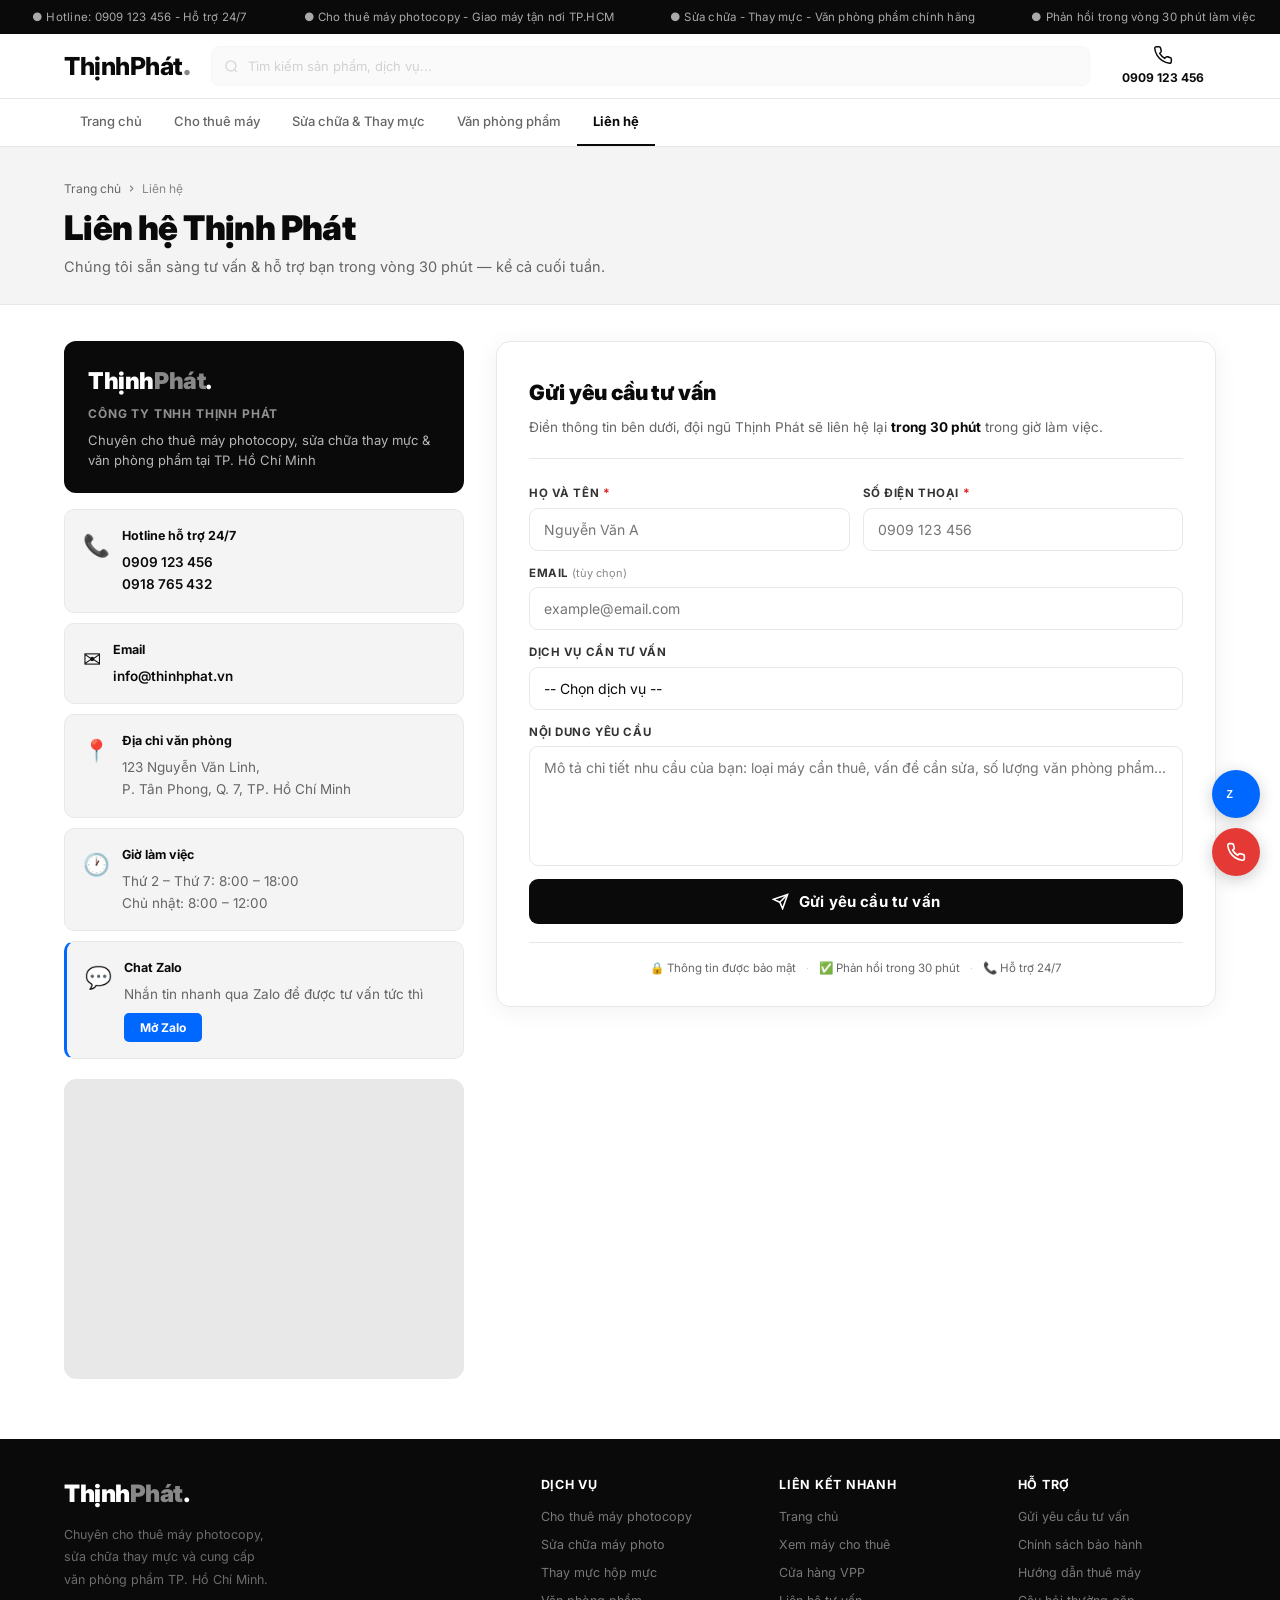
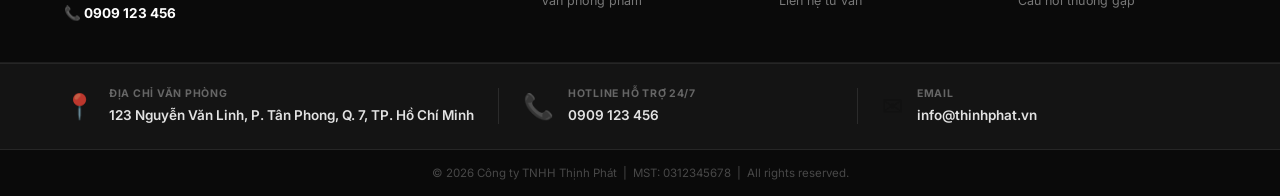
<file: lien-he.html>
<!DOCTYPE html>
<html lang="vi">
<head>
  <meta charset="UTF-8" />
  <meta name="viewport" content="width=device-width, initial-scale=1.0" />
  <title>Liên hệ Thịnh Phát - Tư vấn & Hỗ trợ 24/7</title>
  <meta name="description" content="Liên hệ Thịnh Phát để được tư vấn cho thuê máy photocopy, sửa chữa thay mực và đặt mua văn phòng phẩm tại TP. Hồ Chí Minh." />
  <link rel="stylesheet" href="style.css" />
  <link href="https://fonts.googleapis.com/css2?family=Inter:wght@300;400;500;600;700;800;900&display=swap" rel="stylesheet" />
</head>
<body>

  <!-- TOP BAR -->
  <div class="top-bar">
    <div class="top-bar-scroll">
      <span>&#9679; Hotline: <span id="topbar-phone">0909 123 456</span> - Hỗ trợ 24/7</span>
      <span>&#9679; Cho thuê máy photocopy - Giao máy tận nơi TP.HCM</span>
      <span>&#9679; Sửa chữa - Thay mực - Văn phòng phẩm chính hãng</span>
      <span>&#9679; Phản hồi trong vòng 30 phút làm việc</span>
      <span>&#9679; Hotline: <span>0909 123 456</span> - Hỗ trợ 24/7</span>
    </div>
  </div>

  <!-- MAIN HEADER -->
  <header class="main-header">
    <div class="header-inner">

      <a href="index.html" class="logo">
        <span class="logo-main">Thịnh</span><span class="logo-red">Phát</span><span class="logo-dot-red">.</span>
      </a>

      <div class="search-box" style="pointer-events:none; opacity:0.38;">
        <svg class="search-icon" width="15" height="15" fill="none" stroke="#999" stroke-width="2.2" viewBox="0 0 24 24"><circle cx="11" cy="11" r="8"/><path d="M21 21l-4.35-4.35"/></svg>
        <input type="text" placeholder="Tìm kiếm sản phẩm, dịch vụ..." disabled />
      </div>

      <div class="header-right">
        <a href="tel:0909123456" class="hdr-btn hdr-phone" id="hdr-phone-link">
          <div class="hdr-icon">
            <svg width="20" height="20" fill="none" stroke="currentColor" stroke-width="1.8" viewBox="0 0 24 24"><path d="M22 16.92v3a2 2 0 01-2.18 2 19.79 19.79 0 01-8.63-3.07 19.5 19.5 0 01-6-6 19.79 19.79 0 01-3.07-8.67A2 2 0 014.11 2h3a2 2 0 012 1.72c.127.96.361 1.903.7 2.81a2 2 0 01-.45 2.11L8.09 9.91a16 16 0 006 6l1.27-1.27a2 2 0 012.11-.45c.907.339 1.85.573 2.81.7A2 2 0 0122 16.92z"/></svg>
          </div>
          <span id="hdr-phone-text">0909 123 456</span>
        </a>
      </div>

    </div>
  </header>

  <!-- CATEGORY NAV -->
  <nav class="cat-nav">
    <div class="cat-nav-inner">
      <a href="index.html"    class="cat-link">Trang chủ</a>
      <a href="thue-may.html" class="cat-link">Cho thuê máy</a>
      <a href="sua-chua.html" class="cat-link">Sửa chữa &amp; Thay mực</a>
      <a href="vpp.html"      class="cat-link">Văn phòng phẩm</a>
      <a href="lien-he.html"  class="cat-link active">Liên hệ</a>
    </div>
  </nav>

  <!-- PAGE HERO -->
  <div class="lh-hero">
    <div class="lh-hero-inner">
      <nav class="vpp-breadcrumb" aria-label="breadcrumb">
        <a href="index.html">Trang chủ</a>
        <svg width="11" height="11" fill="none" stroke="currentColor" stroke-width="2.5" viewBox="0 0 24 24"><path d="M9 18l6-6-6-6"/></svg>
        <span>Liên hệ</span>
      </nav>
      <h1 class="lh-title">Liên hệ Thịnh Phát</h1>
      <p class="lh-sub">Chúng tôi sẵn sàng tư vấn &amp; hỗ trợ bạn trong vòng 30 phút &mdash; kể cả cuối tuần.</p>
    </div>
  </div>

  <!-- MAIN CONTENT -->
  <div class="lh-page">
    <div class="lh-layout">

      <!-- ── CỘT TRÁI: Thông tin & Bản đồ ── -->
      <div class="lh-info-col">

        <!-- Tên công ty -->
        <div class="lh-company-banner">
          <div class="lh-company-logo">Thịnh<span>Phát</span>.</div>
          <p class="lh-company-name">Công ty TNHH Thịnh Phát</p>
          <p class="lh-company-tagline">Chuyên cho thuê máy photocopy, sửa chữa thay mực &amp; văn phòng phẩm tại TP. Hồ Chí Minh</p>
        </div>

        <!-- Cards thông tin -->
        <div class="lh-cinfo-grid">

          <div class="cinfo-card lh-cinfo-card">
            <div class="cinfo-icon">&#128222;</div>
            <div>
              <strong>Hotline hỗ trợ 24/7</strong>
              <p><a href="tel:0909123456" id="contact-phone" class="lh-cinfo-link">0909 123 456</a></p>
              <p><a href="tel:09187654321" class="lh-cinfo-link">0918 765 432</a></p>
            </div>
          </div>

          <div class="cinfo-card lh-cinfo-card">
            <div class="cinfo-icon">&#9993;</div>
            <div>
              <strong>Email</strong>
              <p><a href="mailto:info@thinhphat.vn" class="lh-cinfo-link">info@thinhphat.vn</a></p>
            </div>
          </div>

          <div class="cinfo-card lh-cinfo-card">
            <div class="cinfo-icon">&#128205;</div>
            <div>
              <strong>Địa chỉ văn phòng</strong>
              <p>123 Nguyễn Văn Linh,<br>P. Tân Phong, Q. 7, TP. Hồ Chí Minh</p>
            </div>
          </div>

          <div class="cinfo-card lh-cinfo-card">
            <div class="cinfo-icon">&#128336;</div>
            <div>
              <strong>Giờ làm việc</strong>
              <p>Thứ 2 – Thứ 7: 8:00 – 18:00</p>
              <p>Chủ nhật: 8:00 – 12:00</p>
            </div>
          </div>

          <div class="cinfo-card lh-cinfo-card lh-zalo-card">
            <div class="cinfo-icon">&#128172;</div>
            <div>
              <strong>Chat Zalo</strong>
              <p>Nhắn tin nhanh qua Zalo để được tư vấn tức thì</p>
              <a href="https://zalo.me/0909123456" id="lh-zalo-link" target="_blank" rel="noopener" class="lh-zalo-btn">Mở Zalo</a>
            </div>
          </div>

        </div>

        <!-- Google Maps -->
        <div class="lh-map-wrap">
          <!-- 🗺️ Thay src bên dưới bằng link Google Maps embed thật của bạn -->
          <iframe
            src="https://maps.google.com/maps?q=Nguyễn+Văn+Linh,+Quận+7,+Thành+phố+Hồ+Chí+Minh&output=embed&hl=vi"
            title="Bản đồ văn phòng Thịnh Phát"
            loading="lazy"
            referrerpolicy="no-referrer-when-downgrade"
            allowfullscreen>
          </iframe>
        </div>

      </div>

      <!-- ── CỘT PHẢI: Form liên hệ ── -->
      <div class="lh-form-col">
        <div class="lh-form-card">

          <div class="lh-form-header">
            <h2>Gửi yêu cầu tư vấn</h2>
            <p>Điền thông tin bên dưới, đội ngũ Thịnh Phát sẽ liên hệ lại <strong>trong 30 phút</strong> trong giờ làm việc.</p>
          </div>

          <form class="contact-form lh-form" onsubmit="submitContact(event)" novalidate>

            <div class="form-row">
              <div class="form-group">
                <label for="cf-name">Họ và tên <span class="lh-req">*</span></label>
                <input type="text" id="cf-name" placeholder="Nguyễn Văn A" required autocomplete="name" />
              </div>
              <div class="form-group">
                <label for="cf-phone">Số điện thoại <span class="lh-req">*</span></label>
                <input type="tel" id="cf-phone" placeholder="0909 123 456" required autocomplete="tel" />
              </div>
            </div>

            <div class="form-group">
              <label for="cf-email">Email <span class="lh-opt">(tùy chọn)</span></label>
              <input type="email" id="cf-email" placeholder="example@email.com" autocomplete="email" />
            </div>

            <div class="form-group">
              <label for="cf-service">Dịch vụ cần tư vấn</label>
              <select id="cf-service">
                <option value="">-- Chọn dịch vụ --</option>
                <option value="thue">Cho thuê máy photocopy</option>
                <option value="suachua">Sửa chữa máy photocopy</option>
                <option value="muc">Thay mực / hộp mực</option>
                <option value="vpp">Mua văn phòng phẩm</option>
                <option value="khac">Khác</option>
              </select>
            </div>

            <div class="form-group">
              <label for="cf-msg">Nội dung yêu cầu</label>
              <textarea id="cf-msg" rows="5" placeholder="Mô tả chi tiết nhu cầu của bạn: loại máy cần thuê, vấn đề cần sửa, số lượng văn phòng phẩm..."></textarea>
            </div>

            <button type="submit" class="btn-submit lh-btn-submit">
              <svg width="17" height="17" fill="none" stroke="currentColor" stroke-width="2.2" viewBox="0 0 24 24" style="vertical-align:middle;margin-right:6px;margin-bottom:1px"><line x1="22" y1="2" x2="11" y2="13"/><polygon points="22 2 15 22 11 13 2 9 22 2"/></svg>
              Gửi yêu cầu tư vấn
            </button>

            <div id="contactSuccess" class="contact-success lh-success" style="display:none">
              &#10003;&nbsp; Cảm ơn bạn đã liên hệ! Chúng tôi sẽ gọi lại trong 30 phút.
            </div>

          </form>

          <!-- Trust badges -->
          <div class="lh-trust">
            <span class="lh-trust-item">&#128274; Thông tin được bảo mật</span>
            <span class="lh-trust-sep">&#8231;</span>
            <span class="lh-trust-item">&#9989; Phản hồi trong 30 phút</span>
            <span class="lh-trust-sep">&#8231;</span>
            <span class="lh-trust-item">&#128222; Hỗ trợ 24/7</span>
          </div>

        </div>
      </div>

    </div>
  </div>

  <!-- FOOTER -->
  <footer class="site-footer">
    <div class="footer-top">
      <div class="footer-inner">
        <div class="footer-col col-brand">
          <div class="footer-logo">Thịnh<span>Phát</span>.</div>
          <p>Chuyên cho thuê máy photocopy,<br>sửa chữa thay mực và cung cấp<br>văn phòng phẩm TP. Hồ Chí Minh.</p>
          <p class="footer-hotline">&#128222; <span id="footer-phone-num">0909 123 456</span></p>
        </div>
        <div class="footer-col">
          <strong>Dịch vụ</strong>
          <a href="thue-may.html">Cho thuê máy photocopy</a>
          <a href="sua-chua.html">Sửa chữa máy photo</a>
          <a href="sua-chua.html">Thay mực hộp mực</a>
          <a href="vpp.html">Văn phòng phẩm</a>
        </div>
        <div class="footer-col">
          <strong>Liên kết nhanh</strong>
          <a href="index.html">Trang chủ</a>
          <a href="thue-may.html">Xem máy cho thuê</a>
          <a href="vpp.html">Cửa hàng VPP</a>
          <a href="lien-he.html">Liên hệ tư vấn</a>
        </div>
        <div class="footer-col">
          <strong>Hỗ trợ</strong>
          <a href="lien-he.html">Gửi yêu cầu tư vấn</a>
          <a href="lien-he.html">Chính sách bảo hành</a>
          <a href="lien-he.html">Hướng dẫn thuê máy</a>
          <a href="lien-he.html">Câu hỏi thường gặp</a>
        </div>
      </div>
    </div>
    <!-- CONTACT INFO STRIP -->
    <div class="footer-contact">
      <div class="footer-contact-inner">
        <div class="footer-contact-item">
          <span class="fci-icon">&#128205;</span>
          <div class="fci-text">
            <p class="fci-label">Địa chỉ văn phòng</p>
            <p class="fci-value">123 Nguyễn Văn Linh, P. Tân Phong, Q. 7, TP. Hồ Chí Minh</p>
          </div>
        </div>
        <div class="fci-divider"></div>
        <div class="footer-contact-item">
          <span class="fci-icon">&#128222;</span>
          <div class="fci-text">
            <p class="fci-label">Hotline hỗ trợ 24/7</p>
            <p class="fci-value"><a href="tel:0909123456" id="footer-cta-phone">0909 123 456</a></p>
          </div>
        </div>
        <div class="fci-divider"></div>
        <div class="footer-contact-item">
          <span class="fci-icon">&#9993;</span>
          <div class="fci-text">
            <p class="fci-label">Email</p>
            <p class="fci-value"><a href="mailto:info@thinhphat.vn">info@thinhphat.vn</a></p>
          </div>
        </div>
      </div>
    </div>
    <div class="footer-bottom">
      <p>&copy; 2026 Công ty TNHH Thịnh Phát &nbsp;|&nbsp; MST: 0312345678 &nbsp;|&nbsp; All rights reserved.</p>
    </div>
  </footer>

  <!-- FLOATING CONTACT -->
  <div class="float-contact">
    <a id="float-zalo" href="https://zalo.me/0909123456" target="_blank" rel="noopener" class="float-btn float-zalo">
      <svg width="22" height="22" viewBox="0 0 40 40" fill="white" xmlns="http://www.w3.org/2000/svg"><text x="4" y="30" font-size="30" font-family="Arial" font-weight="900">Z</text></svg>
      <span class="float-label">Chat Zalo</span>
    </a>
    <a id="float-hotline" href="tel:0909123456" class="float-btn float-hotline">
      <svg width="20" height="20" fill="none" stroke="white" stroke-width="2" viewBox="0 0 24 24"><path d="M22 16.92v3a2 2 0 01-2.18 2 19.79 19.79 0 01-8.63-3.07 19.5 19.5 0 01-6-6 19.79 19.79 0 01-3.07-8.67A2 2 0 014.11 2h3a2 2 0 012 1.72c.127.96.361 1.903.7 2.81a2 2 0 01-.45 2.11L8.09 9.91a16 16 0 006 6l1.27-1.27a2 2 0 012.11-.45c.907.339 1.85.573 2.81.7A2 2 0 0122 16.92z"/></svg>
    </a>
  </div>

  <script>
  // ===================== HOTLINE =====================
  const DEFAULT_PHONE = '0909123456';
  let hotlinePhone = localStorage.getItem('tp_hotline') || DEFAULT_PHONE;

  function fmtPhone(p) { return p.replace(/^(\d{4})(\d{3})(\d{3})$/, '$1 $2 $3'); }

  function applyPhone(phone) {
    const fmt = fmtPhone(phone);
    ['topbar-phone','hdr-phone-text','footer-phone-num'].forEach(id => {
      const el = document.getElementById(id); if (el) el.textContent = fmt;
    });
    const hl  = document.getElementById('hdr-phone-link');   if (hl)  hl.href  = 'tel:' + phone;
    const cp  = document.getElementById('contact-phone');    if (cp)  cp.textContent = fmt;
    const fcp = document.getElementById('footer-cta-phone'); if (fcp) fcp.textContent = fmt;
    const fz  = document.getElementById('float-zalo');       if (fz)  fz.href  = 'https://zalo.me/' + phone;
    const lhz = document.getElementById('lh-zalo-link');     if (lhz) lhz.href = 'https://zalo.me/' + phone;
    const fh  = document.getElementById('float-hotline');    if (fh)  fh.href  = 'tel:' + phone;
    // Update all tel: links
    document.querySelectorAll('a[href^="tel:"]').forEach(a => a.href = 'tel:' + phone);
  }

  // ===================== SCROLL REVEAL =====================
  function observeRevealItems() {
    const obs = new IntersectionObserver((entries) => {
      entries.forEach(e => { if (e.isIntersecting) { e.target.classList.add('in-view'); obs.unobserve(e.target); } });
    }, { threshold: 0.08 });
    document.querySelectorAll('.fade-up:not(.in-view)').forEach(el => obs.observe(el));
  }

  // ===================== CONTACT FORM =====================
  function submitContact(e) {
    e.preventDefault();
    const name  = document.getElementById('cf-name').value.trim();
    const phone = document.getElementById('cf-phone').value.trim();
    if (!name || !phone) {
      alert('Vui lòng nhập Họ tên và Số điện thoại.');
      return;
    }
    const ok = document.getElementById('contactSuccess');
    ok.style.display = 'block';
    e.target.reset();
    ok.scrollIntoView({ behavior: 'smooth', block: 'center' });
    setTimeout(() => ok.style.display = 'none', 6000);
  }

  // ===================== INIT =====================
  document.addEventListener('DOMContentLoaded', () => {
    applyPhone(hotlinePhone);
    observeRevealItems();
  });
  </script>

</body>
</html>
</file>
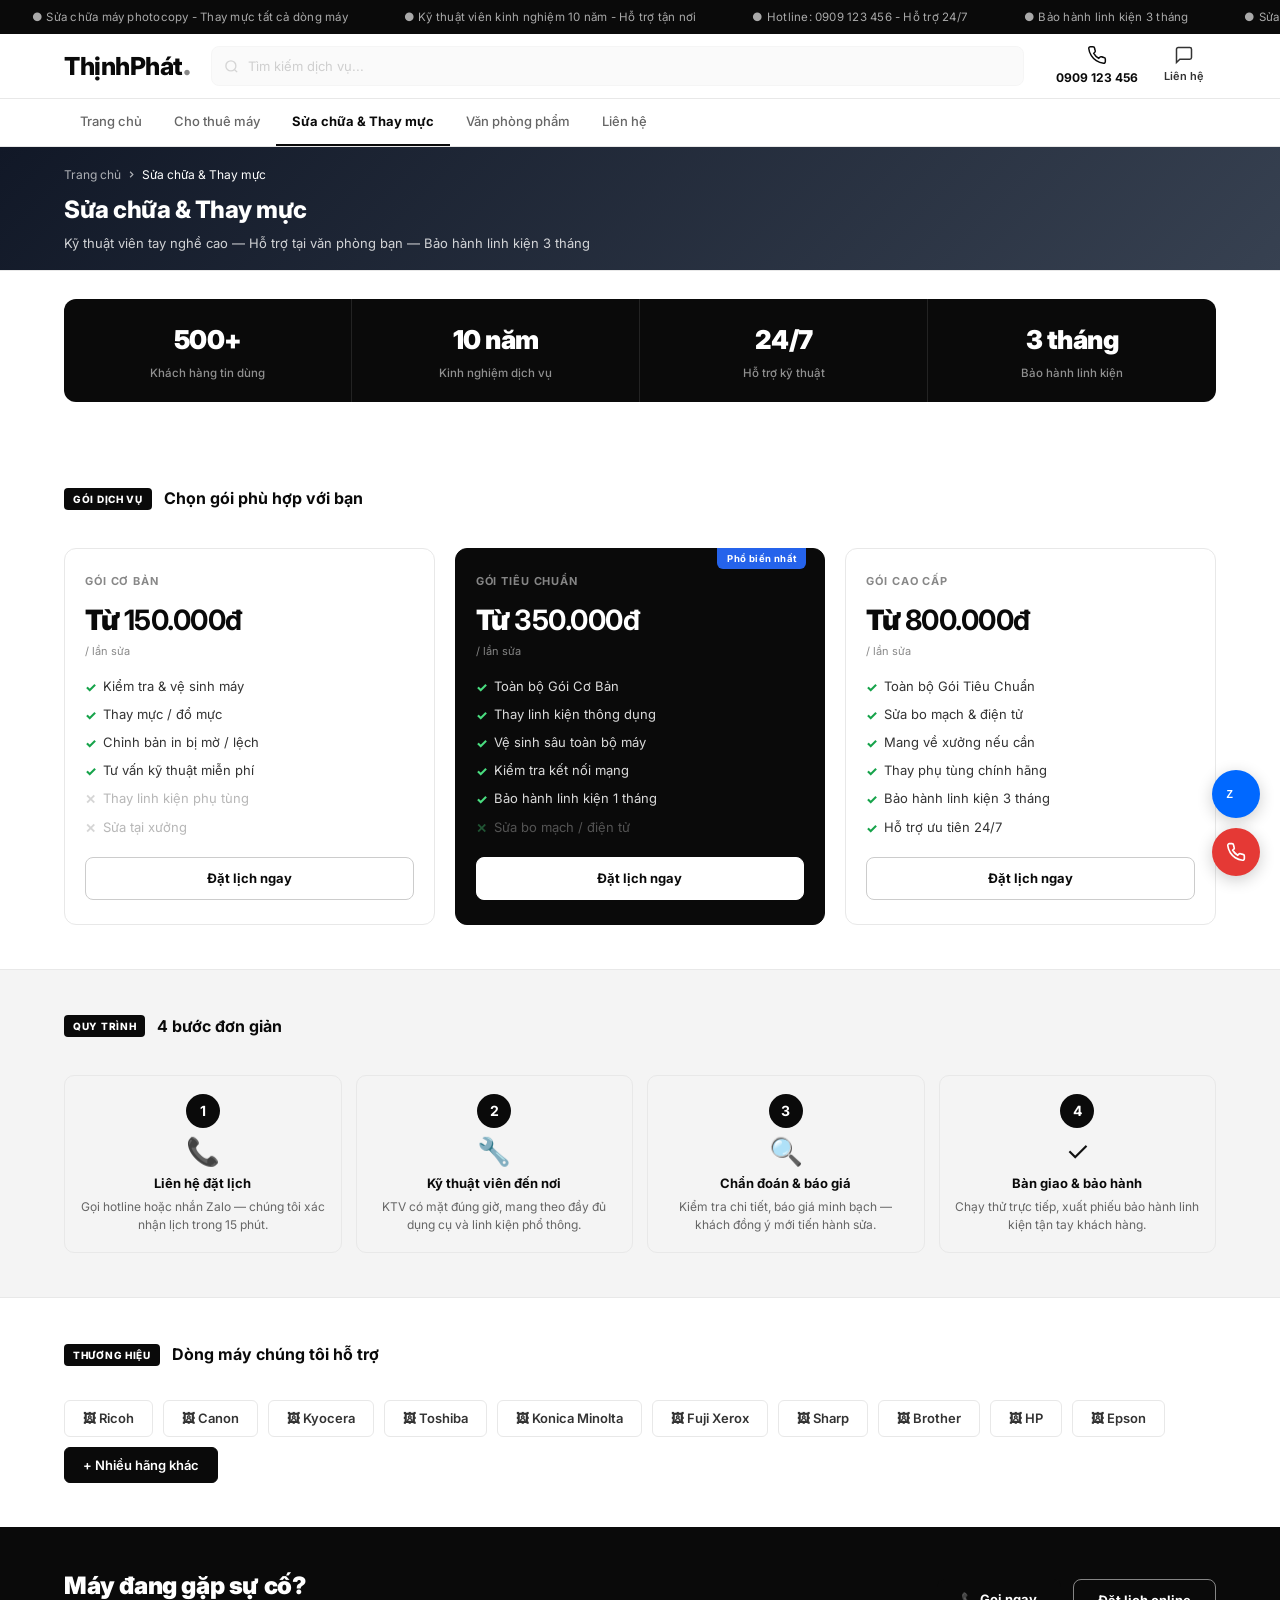
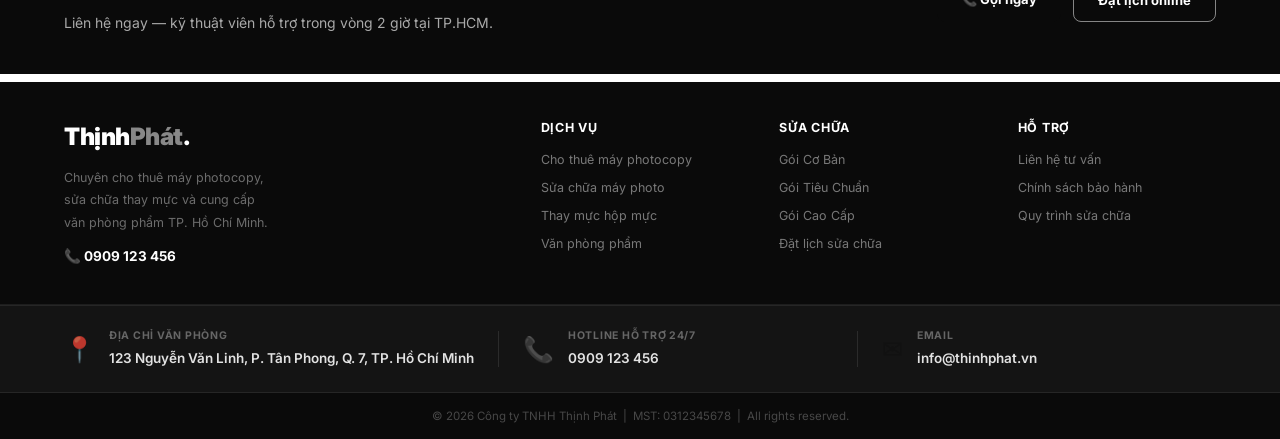
<file: sua-chua.html>
<!DOCTYPE html>
<html lang="vi">
<head>
  <meta charset="UTF-8" />
  <meta name="viewport" content="width=device-width, initial-scale=1.0" />
  <title>Sửa chữa & Thay mực - Thịnh Phát</title>
  <link rel="stylesheet" href="style.css" />
  <link href="https://fonts.googleapis.com/css2?family=Inter:wght@300;400;500;600;700;800;900&display=swap" rel="stylesheet" />
</head>
<body>

  <!-- TOP BAR -->
  <div class="top-bar">
    <div class="top-bar-scroll">
      <span>&#9679; Sửa chữa máy photocopy - Thay mực tất cả dòng máy</span>
      <span>&#9679; Kỹ thuật viên kinh nghiệm 10 năm - Hỗ trợ tận nơi</span>
      <span>&#9679; Hotline: <span id="topbar-phone">0909 123 456</span> - Hỗ trợ 24/7</span>
      <span>&#9679; Bảo hành linh kiện 3 tháng</span>
      <span>&#9679; Sửa chữa máy photocopy - Thay mực tất cả dòng máy</span>
      <span>&#9679; Kỹ thuật viên kinh nghiệm 10 năm - Hỗ trợ tận nơi</span>
    </div>
  </div>

  <!-- MAIN HEADER -->
  <header class="main-header">
    <div class="header-inner">

      <a href="index.html" class="logo">
        <span class="logo-main">Thịnh</span><span class="logo-red">Phát</span><span class="logo-dot-red">.</span>
      </a>

      <div class="search-box" style="pointer-events:none; opacity:0.4;">
        <svg class="search-icon" width="15" height="15" fill="none" stroke="#999" stroke-width="2.2" viewBox="0 0 24 24"><circle cx="11" cy="11" r="8"/><path d="M21 21l-4.35-4.35"/></svg>
        <input type="text" placeholder="Tìm kiếm dịch vụ..." disabled />
      </div>

      <div class="header-right">
        <a href="tel:0909123456" class="hdr-btn hdr-phone" id="hdr-phone-link">
          <div class="hdr-icon">
            <svg width="20" height="20" fill="none" stroke="currentColor" stroke-width="1.8" viewBox="0 0 24 24"><path d="M22 16.92v3a2 2 0 01-2.18 2 19.79 19.79 0 01-8.63-3.07 19.5 19.5 0 01-6-6 19.79 19.79 0 01-3.07-8.67A2 2 0 014.11 2h3a2 2 0 012 1.72c.127.96.361 1.903.7 2.81a2 2 0 01-.45 2.11L8.09 9.91a16 16 0 006 6l1.27-1.27a2 2 0 012.11-.45c.907.339 1.85.573 2.81.7A2 2 0 0122 16.92z"/></svg>
          </div>
          <span id="hdr-phone-text">0909 123 456</span>
        </a>
        <a href="lien-he.html" class="hdr-btn">
          <div class="hdr-icon">
            <svg width="20" height="20" fill="none" stroke="currentColor" stroke-width="1.8" viewBox="0 0 24 24"><path d="M21 15a2 2 0 01-2 2H7l-4 4V5a2 2 0 012-2h14a2 2 0 012 2z"/></svg>
          </div>
          <span>Liên hệ</span>
        </a>
      </div>

    </div>
  </header>

  <!-- CATEGORY NAV -->
  <nav class="cat-nav">
    <div class="cat-nav-inner">
      <a href="index.html"    class="cat-link">Trang chủ</a>
      <a href="thue-may.html" class="cat-link">Cho thuê máy</a>
      <a href="sua-chua.html" class="cat-link active">Sửa chữa &amp; Thay mực</a>
      <a href="vpp.html"      class="cat-link">Văn phòng phẩm</a>
      <a href="lien-he.html" class="cat-link">Liên hệ</a>
    </div>
  </nav>

  <!-- PAGE HERO -->
  <div class="vpp-hero" style="background: linear-gradient(135deg, #111827 0%, #374151 100%);">
    <div class="vpp-hero-inner">
      <nav class="vpp-breadcrumb" aria-label="breadcrumb">
        <a href="index.html" style="color:rgba(255,255,255,0.65)">Trang chủ</a>
        <svg width="11" height="11" fill="none" stroke="rgba(255,255,255,0.65)" stroke-width="2.5" viewBox="0 0 24 24"><path d="M9 18l6-6-6-6"/></svg>
        <span style="color:#fff">Sửa chữa &amp; Thay mực</span>
      </nav>
      <h1 class="vpp-hero-title" style="color:#fff">Sửa chữa &amp; Thay mực</h1>
      <p class="vpp-hero-sub" style="color:rgba(255,255,255,0.8)">Kỹ thuật viên tay nghề cao &mdash; Hỗ trợ tại văn phòng bạn &mdash; Bảo hành linh kiện 3 tháng</p>
    </div>
  </div>

  <!-- STATS BAR -->
  <div class="svc-stats-wrap">
    <div class="svc-stats">
      <div class="svc-stat">
        <p class="svc-stat-num">500<span>+</span></p>
        <p class="svc-stat-label">Khách hàng tin dùng</p>
      </div>
      <div class="svc-stat">
        <p class="svc-stat-num">10<span> năm</span></p>
        <p class="svc-stat-label">Kinh nghiệm dịch vụ</p>
      </div>
      <div class="svc-stat">
        <p class="svc-stat-num">24/7</p>
        <p class="svc-stat-label">Hỗ trợ kỹ thuật</p>
      </div>
      <div class="svc-stat">
        <p class="svc-stat-num">3<span> tháng</span></p>
        <p class="svc-stat-label">Bảo hành linh kiện</p>
      </div>
    </div>
  </div>

  <!-- SERVICE PACKAGES -->
  <section class="svc-section">
    <div class="svc-section-inner">
      <div class="section-bar" style="border:none; background:transparent; padding:0 0 8px 0; margin-bottom: 28px;">
        <span class="section-bar-label">GÓI DỊCH VỤ</span>
        <h2 style="margin:0">Chọn gói phù hợp với bạn</h2>
      </div>

      <div class="svc-pkg-grid">

        <!-- Gói Cơ bản -->
        <div class="svc-pkg-card fade-up">
          <p class="svc-pkg-tier">Gói Cơ Bản</p>
          <p class="svc-pkg-price">Từ <strong>150.000đ</strong></p>
          <span class="svc-pkg-from">/ lần sửa</span>
          <ul class="svc-pkg-list">
            <li>Kiểm tra &amp; vệ sinh máy</li>
            <li>Thay mực / đổ mực</li>
            <li>Chỉnh bản in bị mờ / lệch</li>
            <li>Tư vấn kỹ thuật miễn phí</li>
            <li class="pkg-disabled">Thay linh kiện phụ tùng</li>
            <li class="pkg-disabled">Sửa tại xưởng</li>
          </ul>
          <a href="lien-he.html" class="btn-svc-pkg btn-svc-pkg-outline">Đặt lịch ngay</a>
        </div>

        <!-- Gói Tiêu chuẩn (featured) -->
        <div class="svc-pkg-card featured fade-up" style="--reveal-delay:0.08s">
          <div class="svc-pkg-badge">Phổ biến nhất</div>
          <p class="svc-pkg-tier">Gói Tiêu Chuẩn</p>
          <p class="svc-pkg-price">Từ <strong>350.000đ</strong></p>
          <span class="svc-pkg-from">/ lần sửa</span>
          <ul class="svc-pkg-list">
            <li>Toàn bộ Gói Cơ Bản</li>
            <li>Thay linh kiện thông dụng</li>
            <li>Vệ sinh sâu toàn bộ máy</li>
            <li>Kiểm tra kết nối mạng</li>
            <li>Bảo hành linh kiện 1 tháng</li>
            <li class="pkg-disabled">Sửa bo mạch / điện tử</li>
          </ul>
          <a href="lien-he.html" class="btn-svc-pkg">Đặt lịch ngay</a>
        </div>

        <!-- Gói Cao cấp -->
        <div class="svc-pkg-card fade-up" style="--reveal-delay:0.16s">
          <p class="svc-pkg-tier">Gói Cao Cấp</p>
          <p class="svc-pkg-price">Từ <strong>800.000đ</strong></p>
          <span class="svc-pkg-from">/ lần sửa</span>
          <ul class="svc-pkg-list">
            <li>Toàn bộ Gói Tiêu Chuẩn</li>
            <li>Sửa bo mạch &amp; điện tử</li>
            <li>Mang về xưởng nếu cần</li>
            <li>Thay phụ tùng chính hãng</li>
            <li>Bảo hành linh kiện 3 tháng</li>
            <li>Hỗ trợ ưu tiên 24/7</li>
          </ul>
          <a href="lien-he.html" class="btn-svc-pkg btn-svc-pkg-outline">Đặt lịch ngay</a>
        </div>

      </div>
    </div>
  </section>

  <!-- HOW IT WORKS -->
  <section class="svc-section svc-section-gray">
    <div class="svc-section-inner">
      <div class="section-bar" style="border:none; background:transparent; padding:0 0 8px 0; margin-bottom: 28px;">
        <span class="section-bar-label">QUY TRÌNH</span>
        <h2 style="margin:0">4 bước đơn giản</h2>
      </div>

      <div class="svc-steps">
        <div class="svc-step fade-up">
          <div class="svc-step-num">1</div>
          <div class="svc-step-icon">&#128222;</div>
          <h4>Liên hệ đặt lịch</h4>
          <p>Gọi hotline hoặc nhắn Zalo — chúng tôi xác nhận lịch trong 15 phút.</p>
        </div>
        <div class="svc-step fade-up" style="--reveal-delay:0.08s">
          <div class="svc-step-num">2</div>
          <div class="svc-step-icon">&#128295;</div>
          <h4>Kỹ thuật viên đến nơi</h4>
          <p>KTV có mặt đúng giờ, mang theo đầy đủ dụng cụ và linh kiện phổ thông.</p>
        </div>
        <div class="svc-step fade-up" style="--reveal-delay:0.16s">
          <div class="svc-step-num">3</div>
          <div class="svc-step-icon">&#128269;</div>
          <h4>Chẩn đoán &amp; báo giá</h4>
          <p>Kiểm tra chi tiết, báo giá minh bạch — khách đồng ý mới tiến hành sửa.</p>
        </div>
        <div class="svc-step fade-up" style="--reveal-delay:0.24s">
          <div class="svc-step-num">4</div>
          <div class="svc-step-icon">&#10003;</div>
          <h4>Bàn giao &amp; bảo hành</h4>
          <p>Chạy thử trực tiếp, xuất phiếu bảo hành linh kiện tận tay khách hàng.</p>
        </div>
      </div>
    </div>
  </section>

  <!-- SUPPORTED BRANDS -->
  <section class="svc-section">
    <div class="svc-section-inner">
      <div class="section-bar" style="border:none; background:transparent; padding:0 0 8px 0; margin-bottom: 24px;">
        <span class="section-bar-label">THƯƠNG HIỆU</span>
        <h2 style="margin:0">Dòng máy chúng tôi hỗ trợ</h2>
      </div>

      <div class="svc-brands">
        <span class="svc-brand-chip">&#128444; Ricoh</span>
        <span class="svc-brand-chip">&#128444; Canon</span>
        <span class="svc-brand-chip">&#128444; Kyocera</span>
        <span class="svc-brand-chip">&#128444; Toshiba</span>
        <span class="svc-brand-chip">&#128444; Konica Minolta</span>
        <span class="svc-brand-chip">&#128444; Fuji Xerox</span>
        <span class="svc-brand-chip">&#128444; Sharp</span>
        <span class="svc-brand-chip">&#128444; Brother</span>
        <span class="svc-brand-chip">&#128444; HP</span>
        <span class="svc-brand-chip">&#128444; Epson</span>
        <span class="svc-brand-chip svc-brand-chip-more">+ Nhiều hãng khác</span>
      </div>
    </div>
  </section>

  <!-- CTA CONTACT STRIP -->
  <section class="svc-cta-strip">
    <div class="svc-cta-inner">
      <div>
        <h2 class="svc-cta-title">Máy đang gặp sự cố?</h2>
        <p class="svc-cta-sub">Liên hệ ngay — kỹ thuật viên hỗ trợ trong vòng 2 giờ tại TP.HCM.</p>
      </div>
      <div class="svc-cta-actions">
        <a href="tel:0909123456" id="svc-cta-phone" class="btn-banner">&#128222; Gọi ngay</a>
        <a href="lien-he.html" class="btn-banner-outline" style="border-color:rgba(255,255,255,0.5);color:#fff">Đặt lịch online</a>
      </div>
    </div>
  </section>

  <!-- FOOTER -->
  <footer class="site-footer">
    <div class="footer-top">
      <div class="footer-inner">
        <div class="footer-col col-brand">
          <div class="footer-logo">Thịnh<span>Phát</span>.</div>
          <p>Chuyên cho thuê máy photocopy,<br>sửa chữa thay mực và cung cấp<br>văn phòng phẩm TP. Hồ Chí Minh.</p>
          <p class="footer-hotline">&#128222; <span id="footer-phone-num">0909 123 456</span></p>
        </div>
        <div class="footer-col">
          <strong>Dịch vụ</strong>
          <a href="thue-may.html">Cho thuê máy photocopy</a>
          <a href="sua-chua.html">Sửa chữa máy photo</a>
          <a href="sua-chua.html">Thay mực hộp mực</a>
          <a href="vpp.html">Văn phòng phẩm</a>
        </div>
        <div class="footer-col">
          <strong>Sửa chữa</strong>
          <a href="sua-chua.html">Gói Cơ Bản</a>
          <a href="sua-chua.html">Gói Tiêu Chuẩn</a>
          <a href="sua-chua.html">Gói Cao Cấp</a>
          <a href="lien-he.html">Đặt lịch sửa chữa</a>
        </div>
        <div class="footer-col">
          <strong>Hỗ trợ</strong>
          <a href="lien-he.html">Liên hệ tư vấn</a>
          <a href="lien-he.html">Chính sách bảo hành</a>
          <a href="lien-he.html">Quy trình sửa chữa</a>
        </div>
      </div>
    </div>
    <!-- CONTACT INFO STRIP -->
    <div class="footer-contact">
      <div class="footer-contact-inner">
        <div class="footer-contact-item">
          <span class="fci-icon">&#128205;</span>
          <div class="fci-text">
            <p class="fci-label">Địa chỉ văn phòng</p>
            <p class="fci-value">123 Nguyễn Văn Linh, P. Tân Phong, Q. 7, TP. Hồ Chí Minh</p>
          </div>
        </div>
        <div class="fci-divider"></div>
        <div class="footer-contact-item">
          <span class="fci-icon">&#128222;</span>
          <div class="fci-text">
            <p class="fci-label">Hotline hỗ trợ 24/7</p>
            <p class="fci-value"><a href="tel:0909123456" id="footer-cta-phone">0909 123 456</a></p>
          </div>
        </div>
        <div class="fci-divider"></div>
        <div class="footer-contact-item">
          <span class="fci-icon">&#9993;</span>
          <div class="fci-text">
            <p class="fci-label">Email</p>
            <p class="fci-value"><a href="mailto:info@thinhphat.vn">info@thinhphat.vn</a></p>
          </div>
        </div>
      </div>
    </div>
    <div class="footer-bottom">
      <p>&copy; 2026 Công ty TNHH Thịnh Phát &nbsp;|&nbsp; MST: 0312345678 &nbsp;|&nbsp; All rights reserved.</p>
    </div>
  </footer>

  <!-- FLOATING CONTACT -->
  <div class="float-contact">
    <a id="float-zalo" href="https://zalo.me/0909123456" target="_blank" rel="noopener" class="float-btn float-zalo">
      <svg width="22" height="22" viewBox="0 0 40 40" fill="white" xmlns="http://www.w3.org/2000/svg"><text x="4" y="30" font-size="30" font-family="Arial" font-weight="900">Z</text></svg>
      <span class="float-label">Chat Zalo</span>
    </a>
    <a id="float-hotline" href="tel:0909123456" class="float-btn float-hotline">
      <svg width="20" height="20" fill="none" stroke="white" stroke-width="2" viewBox="0 0 24 24"><path d="M22 16.92v3a2 2 0 01-2.18 2 19.79 19.79 0 01-8.63-3.07 19.5 19.5 0 01-6-6 19.79 19.79 0 01-3.07-8.67A2 2 0 014.11 2h3a2 2 0 012 1.72c.127.96.361 1.903.7 2.81a2 2 0 01-.45 2.11L8.09 9.91a16 16 0 006 6l1.27-1.27a2 2 0 012.11-.45c.907.339 1.85.573 2.81.7A2 2 0 0122 16.92z"/></svg>
    </a>
  </div>

  <script>
  // ===================== HOTLINE =====================
  const DEFAULT_PHONE = '0909123456';
  let hotlinePhone = localStorage.getItem('tp_hotline') || DEFAULT_PHONE;

  function fmtPhone(p) { return p.replace(/^(\d{4})(\d{3})(\d{3})$/, '$1 $2 $3'); }

  function applyPhone(phone) {
    const fmt = fmtPhone(phone);
    ['topbar-phone','hdr-phone-text','footer-phone-num'].forEach(id => {
      const el = document.getElementById(id); if (el) el.textContent = fmt;
    });
    const hl = document.getElementById('hdr-phone-link');  if (hl) hl.href = 'tel:' + phone;
    const cp = document.getElementById('svc-cta-phone');   if (cp) cp.href = 'tel:' + phone;
    const fz = document.getElementById('float-zalo');      if (fz) fz.href = 'https://zalo.me/' + phone;
    const fh = document.getElementById('float-hotline');   if (fh) fh.href = 'tel:' + phone;
  }

  // ===================== SCROLL REVEAL =====================
  function observeRevealItems() {
    const obs = new IntersectionObserver((entries) => {
      entries.forEach(e => { if (e.isIntersecting) { e.target.classList.add('in-view'); obs.unobserve(e.target); } });
    }, { threshold: 0.08 });
    document.querySelectorAll('.fade-up:not(.in-view)').forEach(el => obs.observe(el));
  }

  // ===================== INIT =====================
  document.addEventListener('DOMContentLoaded', () => {
    applyPhone(hotlinePhone);
    observeRevealItems();
  });
  </script>

</body>
</html>
</file>
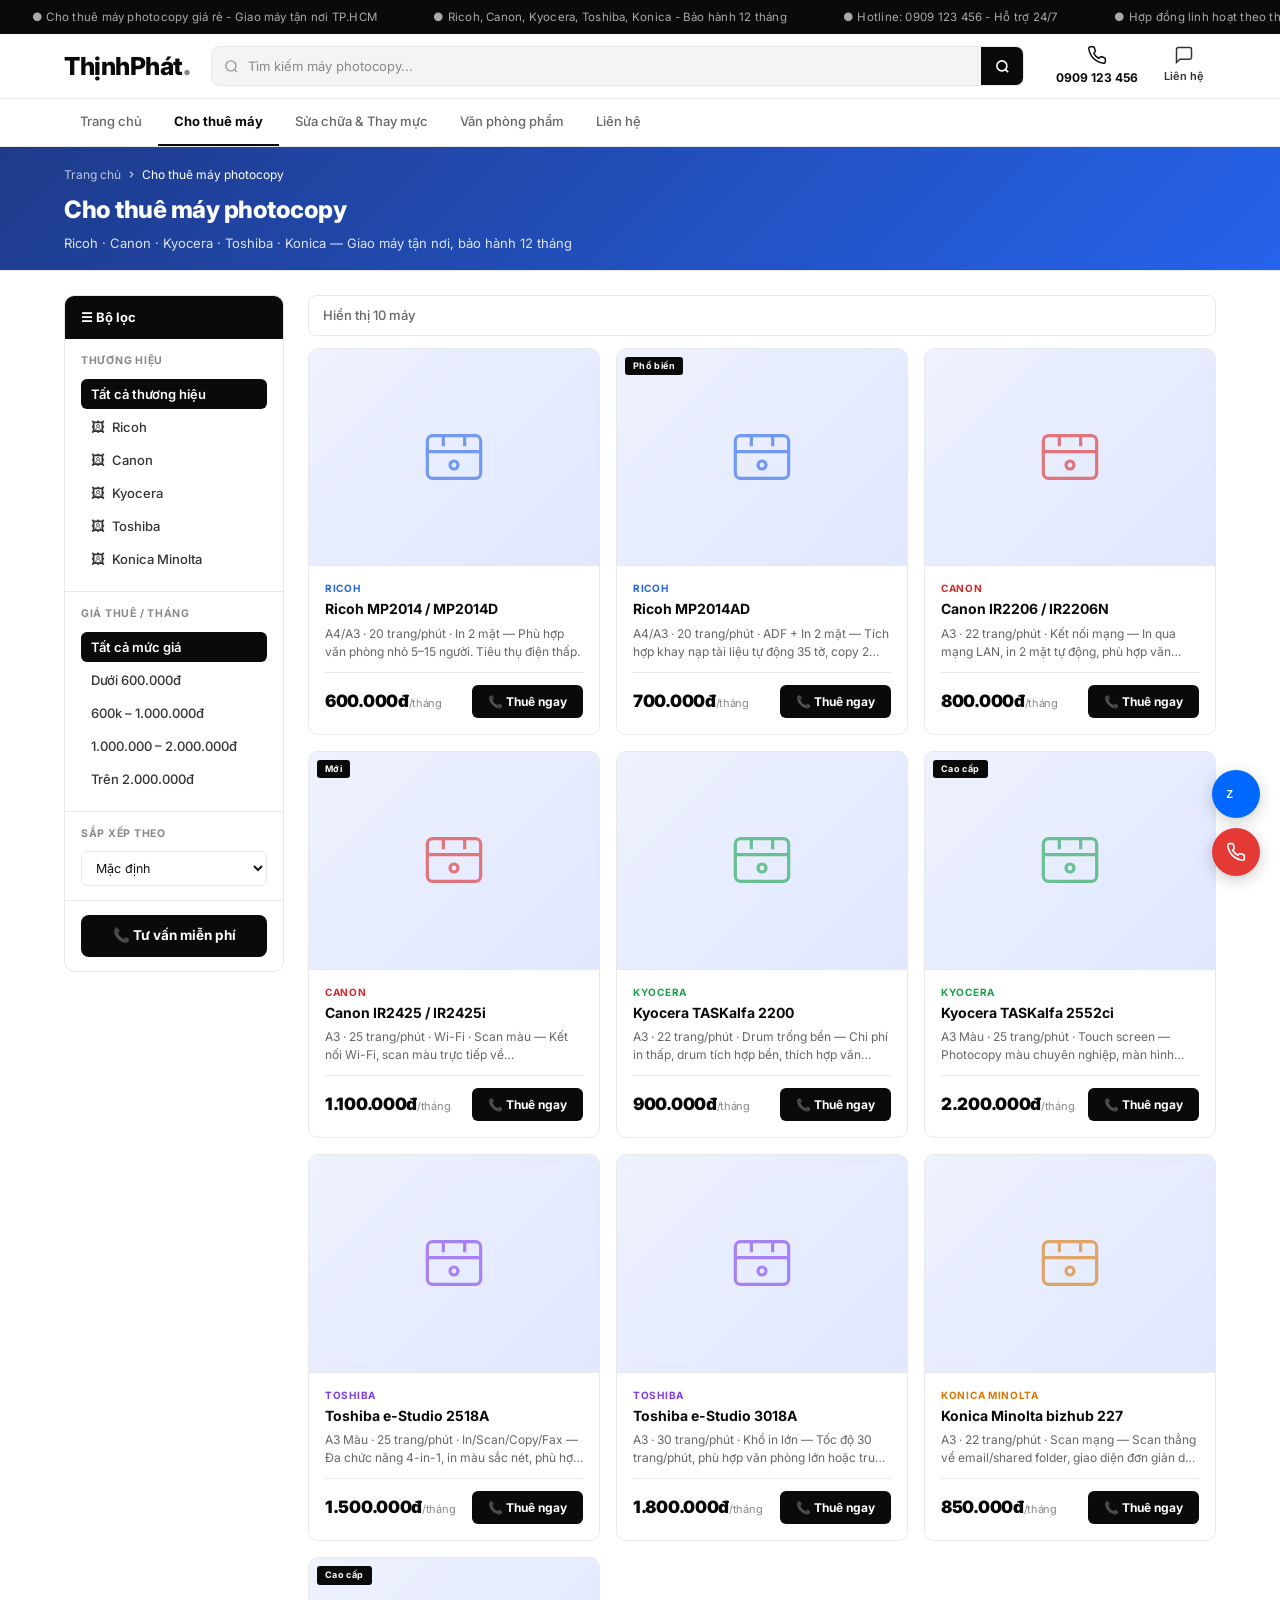
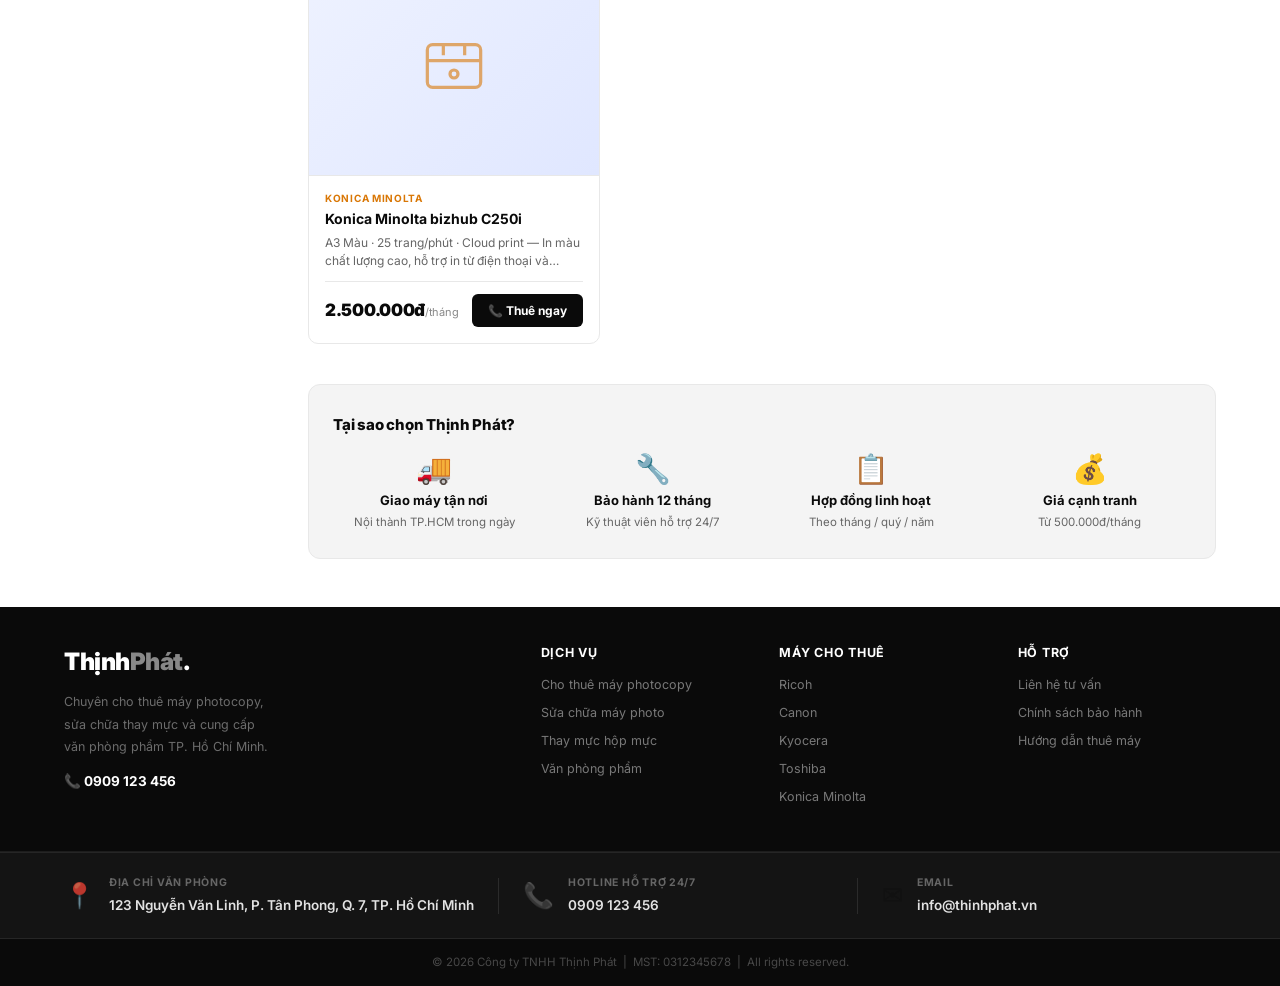
<file: thue-may.html>
<!DOCTYPE html>
<html lang="vi">
<head>
  <meta charset="UTF-8" />
  <meta name="viewport" content="width=device-width, initial-scale=1.0" />
  <title>Cho thuê máy photocopy - Thịnh Phát</title>
  <link rel="stylesheet" href="style.css" />
  <link href="https://fonts.googleapis.com/css2?family=Inter:wght@300;400;500;600;700;800;900&display=swap" rel="stylesheet" />
</head>
<body>

  <!-- TOP BAR -->
  <div class="top-bar">
    <div class="top-bar-scroll">
      <span>&#9679; Cho thuê máy photocopy giá rẻ - Giao máy tận nơi TP.HCM</span>
      <span>&#9679; Ricoh, Canon, Kyocera, Toshiba, Konica - Bảo hành 12 tháng</span>
      <span>&#9679; Hotline: <span id="topbar-phone">0909 123 456</span> - Hỗ trợ 24/7</span>
      <span>&#9679; Hợp đồng linh hoạt theo tháng / quý / năm</span>
      <span>&#9679; Cho thuê máy photocopy giá rẻ - Giao máy tận nơi TP.HCM</span>
      <span>&#9679; Ricoh, Canon, Kyocera, Toshiba, Konica - Bảo hành 12 tháng</span>
    </div>
  </div>

  <!-- MAIN HEADER -->
  <header class="main-header">
    <div class="header-inner">

      <a href="index.html" class="logo">
        <span class="logo-main">Thịnh</span><span class="logo-red">Phát</span><span class="logo-dot-red">.</span>
      </a>

      <div class="search-box">
        <svg class="search-icon" width="15" height="15" fill="none" stroke="#999" stroke-width="2.2" viewBox="0 0 24 24"><circle cx="11" cy="11" r="8"/><path d="M21 21l-4.35-4.35"/></svg>
        <input type="text" id="searchInput" placeholder="Tìm kiếm máy photocopy..." oninput="handleRentalSearch(this.value)" />
        <button class="search-submit">
          <svg width="15" height="15" fill="none" stroke="currentColor" stroke-width="2.5" viewBox="0 0 24 24"><circle cx="11" cy="11" r="8"/><path d="M21 21l-4.35-4.35"/></svg>
        </button>
      </div>

      <div class="header-right">
        <a href="tel:0909123456" class="hdr-btn hdr-phone" id="hdr-phone-link">
          <div class="hdr-icon">
            <svg width="20" height="20" fill="none" stroke="currentColor" stroke-width="1.8" viewBox="0 0 24 24"><path d="M22 16.92v3a2 2 0 01-2.18 2 19.79 19.79 0 01-8.63-3.07 19.5 19.5 0 01-6-6 19.79 19.79 0 01-3.07-8.67A2 2 0 014.11 2h3a2 2 0 012 1.72c.127.96.361 1.903.7 2.81a2 2 0 01-.45 2.11L8.09 9.91a16 16 0 006 6l1.27-1.27a2 2 0 012.11-.45c.907.339 1.85.573 2.81.7A2 2 0 0122 16.92z"/></svg>
          </div>
          <span id="hdr-phone-text">0909 123 456</span>
        </a>
        <a href="lien-he.html" class="hdr-btn">
          <div class="hdr-icon">
            <svg width="20" height="20" fill="none" stroke="currentColor" stroke-width="1.8" viewBox="0 0 24 24"><path d="M21 15a2 2 0 01-2 2H7l-4 4V5a2 2 0 012-2h14a2 2 0 012 2z"/></svg>
          </div>
          <span>Liên hệ</span>
        </a>
      </div>

    </div>
  </header>

  <!-- CATEGORY NAV -->
  <nav class="cat-nav">
    <div class="cat-nav-inner">
      <a href="index.html"    class="cat-link">Trang chủ</a>
      <a href="thue-may.html" class="cat-link active">Cho thuê máy</a>
      <a href="sua-chua.html" class="cat-link">Sửa chữa &amp; Thay mực</a>
      <a href="vpp.html"      class="cat-link">Văn phòng phẩm</a>
      <a href="lien-he.html" class="cat-link">Liên hệ</a>
    </div>
  </nav>

  <!-- PAGE HERO -->
  <div class="vpp-hero" style="background: linear-gradient(135deg, #1e3a8a 0%, #2563eb 100%);">
    <div class="vpp-hero-inner">
      <nav class="vpp-breadcrumb" aria-label="breadcrumb" style="--bc-color: rgba(255,255,255,0.7); --bc-active: #fff;">
        <a href="index.html" style="color:rgba(255,255,255,0.7)">Trang chủ</a>
        <svg width="11" height="11" fill="none" stroke="rgba(255,255,255,0.7)" stroke-width="2.5" viewBox="0 0 24 24"><path d="M9 18l6-6-6-6"/></svg>
        <span style="color:#fff">Cho thuê máy photocopy</span>
      </nav>
      <h1 class="vpp-hero-title" style="color:#fff">Cho thuê máy photocopy</h1>
      <p class="vpp-hero-sub" style="color:rgba(255,255,255,0.85)">Ricoh &middot; Canon &middot; Kyocera &middot; Toshiba &middot; Konica &mdash; Giao máy tận nơi, bảo hành 12 tháng</p>
    </div>
  </div>

  <!-- MAIN: SIDEBAR + GRID -->
  <div class="vpp-wrap">

    <!-- Mobile overlay -->
    <div class="vpp-sidebar-overlay" id="rentalSidebarOverlay" onclick="toggleRentalSidebar()"></div>

    <div class="vpp-layout">

      <!-- ── SIDEBAR ── -->
      <aside class="vpp-sidebar" id="rentalSidebar">

        <div class="vpp-sidebar-header">
          <span>&#9776; Bộ lọc</span>
          <button class="vpp-sidebar-close" onclick="toggleRentalSidebar()" aria-label="Đóng bộ lọc">&#10005;</button>
        </div>

        <!-- Thương hiệu -->
        <div class="vpp-sidebar-section">
          <h3 class="vpp-sidebar-title">Thương hiệu</h3>
          <button class="vpp-cat-btn active" data-brand="all"     onclick="rentalSetBrand('all', this)">Tất cả thương hiệu</button>
          <button class="vpp-cat-btn"        data-brand="ricoh"   onclick="rentalSetBrand('ricoh', this)">
            <span class="vpp-cat-icon">&#128444;</span> Ricoh
          </button>
          <button class="vpp-cat-btn"        data-brand="canon"   onclick="rentalSetBrand('canon', this)">
            <span class="vpp-cat-icon">&#128444;</span> Canon
          </button>
          <button class="vpp-cat-btn"        data-brand="kyocera" onclick="rentalSetBrand('kyocera', this)">
            <span class="vpp-cat-icon">&#128444;</span> Kyocera
          </button>
          <button class="vpp-cat-btn"        data-brand="toshiba" onclick="rentalSetBrand('toshiba', this)">
            <span class="vpp-cat-icon">&#128444;</span> Toshiba
          </button>
          <button class="vpp-cat-btn"        data-brand="konica"  onclick="rentalSetBrand('konica', this)">
            <span class="vpp-cat-icon">&#128444;</span> Konica Minolta
          </button>
        </div>

        <!-- Giá thuê/tháng -->
        <div class="vpp-sidebar-section">
          <h3 class="vpp-sidebar-title">Giá thuê / tháng</h3>
          <button class="vpp-price-btn active" onclick="rentalSetPrice(0, Infinity, this)">Tất cả mức giá</button>
          <button class="vpp-price-btn"        onclick="rentalSetPrice(0, 600000, this)">Dưới 600.000đ</button>
          <button class="vpp-price-btn"        onclick="rentalSetPrice(600000, 1000000, this)">600k – 1.000.000đ</button>
          <button class="vpp-price-btn"        onclick="rentalSetPrice(1000000, 2000000, this)">1.000.000 – 2.000.000đ</button>
          <button class="vpp-price-btn"        onclick="rentalSetPrice(2000000, Infinity, this)">Trên 2.000.000đ</button>
        </div>

        <!-- Sắp xếp -->
        <div class="vpp-sidebar-section">
          <h3 class="vpp-sidebar-title">Sắp xếp theo</h3>
          <select class="vpp-sort-select" id="rentalSort" onchange="rentalApplyFilters()">
            <option value="default">Mặc định</option>
            <option value="price-asc">Giá: Thấp &#8594; Cao</option>
            <option value="price-desc">Giá: Cao &#8594; Thấp</option>
            <option value="name">Tên A &#8594; Z</option>
          </select>
        </div>

        <!-- CTA liên hệ -->
        <div class="vpp-sidebar-section">
          <a href="lien-he.html" class="btn-rent-now" style="display:block;text-align:center;padding:10px 16px;border-radius:8px;font-weight:700;font-size:13.5px;text-decoration:none;">
            &#128222; Tư vấn miễn phí
          </a>
        </div>

      </aside>

      <!-- ── MAIN AREA ── -->
      <main class="vpp-main">

        <div class="vpp-toolbar">
          <p class="vpp-result-count" id="rentalCount">Đang tải...</p>
          <button class="vpp-filter-toggle" onclick="toggleRentalSidebar()">
            <svg width="14" height="14" fill="none" stroke="currentColor" stroke-width="2.2" viewBox="0 0 24 24">
              <line x1="4" y1="6" x2="20" y2="6"/><line x1="8" y1="12" x2="16" y2="12"/><line x1="11" y1="18" x2="13" y2="18"/>
            </svg>
            Lọc &amp; Sắp xếp
          </button>
        </div>

        <div class="rcard-grid" id="rentalGrid">
          <!-- Rendered by JS -->
        </div>

        <div class="no-products" id="rentalNoProducts" style="display:none">
          <p>Không tìm thấy máy phù hợp. <a href="javascript:void(0)" onclick="rentalReset()">Xoá bộ lọc</a></p>
        </div>

        <!-- Ưu đãi khi thuê -->
        <div class="rental-benefits">
          <h3 class="rental-benefits-title">Tại sao chọn Thịnh Phát?</h3>
          <div class="rental-benefits-grid">
            <div class="rental-benefit-item">
              <div class="rb-icon">&#128666;</div>
              <p class="rb-label">Giao máy tận nơi</p>
              <p class="rb-sub">Nội thành TP.HCM trong ngày</p>
            </div>
            <div class="rental-benefit-item">
              <div class="rb-icon">&#128295;</div>
              <p class="rb-label">Bảo hành 12 tháng</p>
              <p class="rb-sub">Kỹ thuật viên hỗ trợ 24/7</p>
            </div>
            <div class="rental-benefit-item">
              <div class="rb-icon">&#128203;</div>
              <p class="rb-label">Hợp đồng linh hoạt</p>
              <p class="rb-sub">Theo tháng / quý / năm</p>
            </div>
            <div class="rental-benefit-item">
              <div class="rb-icon">&#128176;</div>
              <p class="rb-label">Giá cạnh tranh</p>
              <p class="rb-sub">Từ 500.000đ/tháng</p>
            </div>
          </div>
        </div>

      </main>
    </div>
  </div>

  <!-- FOOTER -->
  <footer class="site-footer">
    <div class="footer-top">
      <div class="footer-inner">
        <div class="footer-col col-brand">
          <div class="footer-logo">Thịnh<span>Phát</span>.</div>
          <p>Chuyên cho thuê máy photocopy,<br>sửa chữa thay mực và cung cấp<br>văn phòng phẩm TP. Hồ Chí Minh.</p>
          <p class="footer-hotline">&#128222; <span id="footer-phone-num">0909 123 456</span></p>
        </div>
        <div class="footer-col">
          <strong>Dịch vụ</strong>
          <a href="thue-may.html">Cho thuê máy photocopy</a>
          <a href="sua-chua.html">Sửa chữa máy photo</a>
          <a href="sua-chua.html">Thay mực hộp mực</a>
          <a href="vpp.html">Văn phòng phẩm</a>
        </div>
        <div class="footer-col">
          <strong>Máy cho thuê</strong>
          <a href="thue-may.html?brand=ricoh">Ricoh</a>
          <a href="thue-may.html?brand=canon">Canon</a>
          <a href="thue-may.html?brand=kyocera">Kyocera</a>
          <a href="thue-may.html?brand=toshiba">Toshiba</a>
          <a href="thue-may.html?brand=konica">Konica Minolta</a>
        </div>
        <div class="footer-col">
          <strong>Hỗ trợ</strong>
          <a href="lien-he.html">Liên hệ tư vấn</a>
          <a href="lien-he.html">Chính sách bảo hành</a>
          <a href="lien-he.html">Hướng dẫn thuê máy</a>
        </div>
      </div>
    </div>
    <!-- CONTACT INFO STRIP -->
    <div class="footer-contact">
      <div class="footer-contact-inner">
        <div class="footer-contact-item">
          <span class="fci-icon">&#128205;</span>
          <div class="fci-text">
            <p class="fci-label">Địa chỉ văn phòng</p>
            <p class="fci-value">123 Nguyễn Văn Linh, P. Tân Phong, Q. 7, TP. Hồ Chí Minh</p>
          </div>
        </div>
        <div class="fci-divider"></div>
        <div class="footer-contact-item">
          <span class="fci-icon">&#128222;</span>
          <div class="fci-text">
            <p class="fci-label">Hotline hỗ trợ 24/7</p>
            <p class="fci-value"><a href="tel:0909123456" id="footer-cta-phone">0909 123 456</a></p>
          </div>
        </div>
        <div class="fci-divider"></div>
        <div class="footer-contact-item">
          <span class="fci-icon">&#9993;</span>
          <div class="fci-text">
            <p class="fci-label">Email</p>
            <p class="fci-value"><a href="mailto:info@thinhphat.vn">info@thinhphat.vn</a></p>
          </div>
        </div>
      </div>
    </div>
    <div class="footer-bottom">
      <p>&copy; 2026 Công ty TNHH Thịnh Phát &nbsp;|&nbsp; MST: 0312345678 &nbsp;|&nbsp; All rights reserved.</p>
    </div>
  </footer>

  <!-- FLOATING CONTACT -->
  <div class="float-contact">
    <a id="float-zalo" href="https://zalo.me/0909123456" target="_blank" rel="noopener" class="float-btn float-zalo">
      <svg width="22" height="22" viewBox="0 0 40 40" fill="white" xmlns="http://www.w3.org/2000/svg"><text x="4" y="30" font-size="30" font-family="Arial" font-weight="900">Z</text></svg>
      <span class="float-label">Chat Zalo</span>
    </a>
    <a id="float-hotline" href="tel:0909123456" class="float-btn float-hotline">
      <svg width="20" height="20" fill="none" stroke="white" stroke-width="2" viewBox="0 0 24 24"><path d="M22 16.92v3a2 2 0 01-2.18 2 19.79 19.79 0 01-8.63-3.07 19.5 19.5 0 01-6-6 19.79 19.79 0 01-3.07-8.67A2 2 0 014.11 2h3a2 2 0 012 1.72c.127.96.361 1.903.7 2.81a2 2 0 01-.45 2.11L8.09 9.91a16 16 0 006 6l1.27-1.27a2 2 0 012.11-.45c.907.339 1.85.573 2.81.7A2 2 0 0122 16.92z"/></svg>
    </a>
  </div>

  <script>
  // ===================== DATA =====================
  const RENTAL_MACHINES = [
    {
      id: 'r1', brand: 'ricoh', brandLabel: 'Ricoh',
      name: 'Ricoh MP2014 / MP2014D',
      specs: 'A4/A3 &middot; 20 trang/phút &middot; In 2 mặt',
      desc: 'Phù hợp văn phòng nhỏ 5–15 người. Tiêu thụ điện thấp.',
      price: 600000,
      badge: null
    },
    {
      id: 'r2', brand: 'ricoh', brandLabel: 'Ricoh',
      name: 'Ricoh MP2014AD',
      specs: 'A4/A3 &middot; 20 trang/phút &middot; ADF + In 2 mặt',
      desc: 'Tích hợp khay nạp tài liệu tự động 35 tờ, copy 2 mặt tốc độ cao.',
      price: 700000,
      badge: 'Phổ biến'
    },
    {
      id: 'r3', brand: 'canon', brandLabel: 'Canon',
      name: 'Canon IR2206 / IR2206N',
      specs: 'A3 &middot; 22 trang/phút &middot; Kết nối mạng',
      desc: 'In qua mạng LAN, in 2 mặt tự động, phù hợp văn phòng 10–30 người.',
      price: 800000,
      badge: null
    },
    {
      id: 'r4', brand: 'canon', brandLabel: 'Canon',
      name: 'Canon IR2425 / IR2425i',
      specs: 'A3 &middot; 25 trang/phút &middot; Wi-Fi &middot; Scan màu',
      desc: 'Kết nối Wi-Fi, scan màu trực tiếp về email/USB/FTP.',
      price: 1100000,
      badge: 'Mới'
    },
    {
      id: 'r5', brand: 'kyocera', brandLabel: 'Kyocera',
      name: 'Kyocera TASKalfa 2200',
      specs: 'A3 &middot; 22 trang/phút &middot; Drum trống bền',
      desc: 'Chi phí in thấp, drum tích hợp bền, thích hợp văn phòng bận rộn.',
      price: 900000,
      badge: null
    },
    {
      id: 'r6', brand: 'kyocera', brandLabel: 'Kyocera',
      name: 'Kyocera TASKalfa 2552ci',
      specs: 'A3 Màu &middot; 25 trang/phút &middot; Touch screen',
      desc: 'Photocopy màu chuyên nghiệp, màn hình cảm ứng 7 inch, phù hợp kiến trúc/thiết kế.',
      price: 2200000,
      badge: 'Cao cấp'
    },
    {
      id: 'r7', brand: 'toshiba', brandLabel: 'Toshiba',
      name: 'Toshiba e-Studio 2518A',
      specs: 'A3 Màu &middot; 25 trang/phút &middot; In/Scan/Copy/Fax',
      desc: 'Đa chức năng 4-in-1, in màu sắc nét, phù hợp văn phòng cần in ấn đa dạng.',
      price: 1500000,
      badge: null
    },
    {
      id: 'r8', brand: 'toshiba', brandLabel: 'Toshiba',
      name: 'Toshiba e-Studio 3018A',
      specs: 'A3 &middot; 30 trang/phút &middot; Khổ in lớn',
      desc: 'Tốc độ 30 trang/phút, phù hợp văn phòng lớn hoặc trung tâm in ấn.',
      price: 1800000,
      badge: null
    },
    {
      id: 'r9', brand: 'konica', brandLabel: 'Konica Minolta',
      name: 'Konica Minolta bizhub 227',
      specs: 'A3 &middot; 22 trang/phút &middot; Scan mạng',
      desc: 'Scan thẳng về email/shared folder, giao diện đơn giản dễ dùng.',
      price: 850000,
      badge: null
    },
    {
      id: 'r10', brand: 'konica', brandLabel: 'Konica Minolta',
      name: 'Konica Minolta bizhub C250i',
      specs: 'A3 Màu &middot; 25 trang/phút &middot; Cloud print',
      desc: 'In màu chất lượng cao, hỗ trợ in từ điện thoại và Google Drive.',
      price: 2500000,
      badge: 'Cao cấp'
    },
  ];

  // ── Filter state ──
  let rentalBrand    = 'all';
  let rentalMinPrice = 0;
  let rentalMaxPrice = Infinity;
  let rentalSearchQ  = '';

  // ===================== HOTLINE =====================
  const DEFAULT_PHONE = '0909123456';
  let hotlinePhone = localStorage.getItem('tp_hotline') || DEFAULT_PHONE;

  function fmtPhone(p) { return p.replace(/^(\d{4})(\d{3})(\d{3})$/, '$1 $2 $3'); }

  function applyPhone(phone) {
    const fmt = fmtPhone(phone);
    ['topbar-phone','hdr-phone-text','footer-phone-num'].forEach(id => {
      const el = document.getElementById(id); if (el) el.textContent = fmt;
    });
    const hl = document.getElementById('hdr-phone-link'); if (hl) hl.href = 'tel:' + phone;
    const fz = document.getElementById('float-zalo');     if (fz) fz.href = 'https://zalo.me/' + phone;
    const fh = document.getElementById('float-hotline');  if (fh) fh.href = 'tel:' + phone;
  }

  // ===================== UTILITIES =====================
  function fmtPrice(n) { return n.toString().replace(/\B(?=(\d{3})+(?!\d))/g, '.') + 'đ'; }

  function normalizeVN(str) {
    return (str || '').toLowerCase()
      .normalize('NFD').replace(/[\u0300-\u036f]/g, '')
      .replace(/đ/g, 'd').replace(/Đ/g, 'd');
  }

  // ===================== BRAND COLORS =====================
  const BRAND_COLORS = {
    ricoh:   '#2563eb',
    canon:   '#dc2626',
    kyocera: '#16a34a',
    toshiba: '#7c3aed',
    konica:  '#d97706',
  };

  // ===================== RENDER =====================
  function renderRentalGrid(list) {
    const grid  = document.getElementById('rentalGrid');
    const noP   = document.getElementById('rentalNoProducts');
    const count = document.getElementById('rentalCount');

    grid.classList.add('grid-loading');

    setTimeout(() => {
      if (!list.length) {
        grid.innerHTML = '';
        noP.style.display = 'block';
        grid.classList.remove('grid-loading');
        count.textContent = 'Không tìm thấy máy phù hợp';
        return;
      }
      noP.style.display = 'none';
      count.textContent = `Hiển thị ${list.length} máy`;
      const phone = localStorage.getItem('tp_hotline') || DEFAULT_PHONE;

      grid.innerHTML = list.map((m, i) => {
        const accent = BRAND_COLORS[m.brand] || '#64748b';
        const badgeHtml = m.badge ? `<span class="rcard-badge">${m.badge}</span>` : '';
        return `
        <div class="rcard fade-up" style="--reveal-delay:${i * 0.06}s">
          <div class="rcard-img" style="background: linear-gradient(135deg, #eef2ff 0%, #e0e7ff 100%);">
            ${badgeHtml}
            <svg width="64" height="64" fill="none" stroke="${accent}" stroke-width="1.2" viewBox="0 0 24 24" opacity="0.6">
              <rect x="2" y="4" width="20" height="16" rx="2"/>
              <path d="M8 4v4M16 4v4M2 10h20"/>
              <circle cx="12" cy="15" r="1.5"/>
            </svg>
          </div>
          <div class="rcard-body">
            <p class="rcard-brand" style="color:${accent}">${m.brandLabel}</p>
            <h3 class="rcard-model">${m.name}</h3>
            <p class="rcard-desc">${m.specs} &mdash; ${m.desc}</p>
            <div class="rcard-foot">
              <p class="rcard-price">${fmtPrice(m.price)}<span>/tháng</span></p>
              <a href="tel:${phone}" class="btn-rent-now">&#128222; Thuê ngay</a>
            </div>
          </div>
        </div>`;
      }).join('');

      grid.classList.remove('grid-loading');
      observeRevealItems();
    }, 120);
  }

  // ===================== FILTER & SORT =====================
  function rentalApplyFilters() {
    let list = [...RENTAL_MACHINES];

    if (rentalBrand !== 'all')    list = list.filter(m => m.brand === rentalBrand);
    list = list.filter(m => m.price >= rentalMinPrice && m.price <= rentalMaxPrice);

    if (rentalSearchQ) {
      const q = normalizeVN(rentalSearchQ);
      list = list.filter(m =>
        normalizeVN(m.name).includes(q)        ||
        normalizeVN(m.brandLabel).includes(q)  ||
        normalizeVN(m.specs).includes(q)       ||
        normalizeVN(m.desc).includes(q)
      );
    }

    const sort = document.getElementById('rentalSort').value;
    if (sort === 'price-asc')  list = [...list].sort((a, b) => a.price - b.price);
    if (sort === 'price-desc') list = [...list].sort((a, b) => b.price - a.price);
    if (sort === 'name')       list = [...list].sort((a, b) => a.name.localeCompare(b.name, 'vi'));

    renderRentalGrid(list);
  }

  function rentalSetBrand(brand, btn) {
    rentalBrand = brand;
    document.querySelectorAll('.vpp-cat-btn').forEach(b => b.classList.remove('active'));
    btn.classList.add('active');
    rentalApplyFilters();
  }

  function rentalSetPrice(min, max, btn) {
    rentalMinPrice = min;
    rentalMaxPrice = max;
    document.querySelectorAll('.vpp-price-btn').forEach(b => b.classList.remove('active'));
    btn.classList.add('active');
    rentalApplyFilters();
  }

  function rentalReset() {
    rentalBrand = 'all'; rentalMinPrice = 0; rentalMaxPrice = Infinity; rentalSearchQ = '';
    document.querySelectorAll('.vpp-cat-btn').forEach((b, i)   => b.classList.toggle('active', i === 0));
    document.querySelectorAll('.vpp-price-btn').forEach((b, i) => b.classList.toggle('active', i === 0));
    document.getElementById('rentalSort').value = 'default';
    document.getElementById('searchInput').value = '';
    rentalApplyFilters();
  }

  let _rentalSearchTimer = null;
  function handleRentalSearch(val) {
    rentalSearchQ = val.trim();
    clearTimeout(_rentalSearchTimer);
    _rentalSearchTimer = setTimeout(rentalApplyFilters, 280);
  }

  // ===================== MOBILE SIDEBAR TOGGLE =====================
  function toggleRentalSidebar() {
    document.getElementById('rentalSidebar').classList.toggle('open');
    document.getElementById('rentalSidebarOverlay').classList.toggle('open');
  }

  // ===================== SCROLL REVEAL =====================
  function observeRevealItems() {
    const obs = new IntersectionObserver((entries) => {
      entries.forEach(e => { if (e.isIntersecting) { e.target.classList.add('in-view'); obs.unobserve(e.target); } });
    }, { threshold: 0.08 });
    document.querySelectorAll('.fade-up:not(.in-view)').forEach(el => obs.observe(el));
  }

  // ===================== INIT =====================
  document.addEventListener('DOMContentLoaded', () => {
    applyPhone(hotlinePhone);

    // Đọc URL param ?brand=ricoh để pre-filter
    const urlBrand = new URLSearchParams(window.location.search).get('brand');
    const validBrands = ['ricoh','canon','kyocera','toshiba','konica'];
    if (urlBrand && validBrands.includes(urlBrand)) {
      rentalBrand = urlBrand;
      const btn = document.querySelector(`.vpp-cat-btn[data-brand="${urlBrand}"]`);
      if (btn) {
        document.querySelectorAll('.vpp-cat-btn').forEach(b => b.classList.remove('active'));
        btn.classList.add('active');
      }
    }

    rentalApplyFilters();
    observeRevealItems();
  });
  </script>

</body>
</html>
</file>
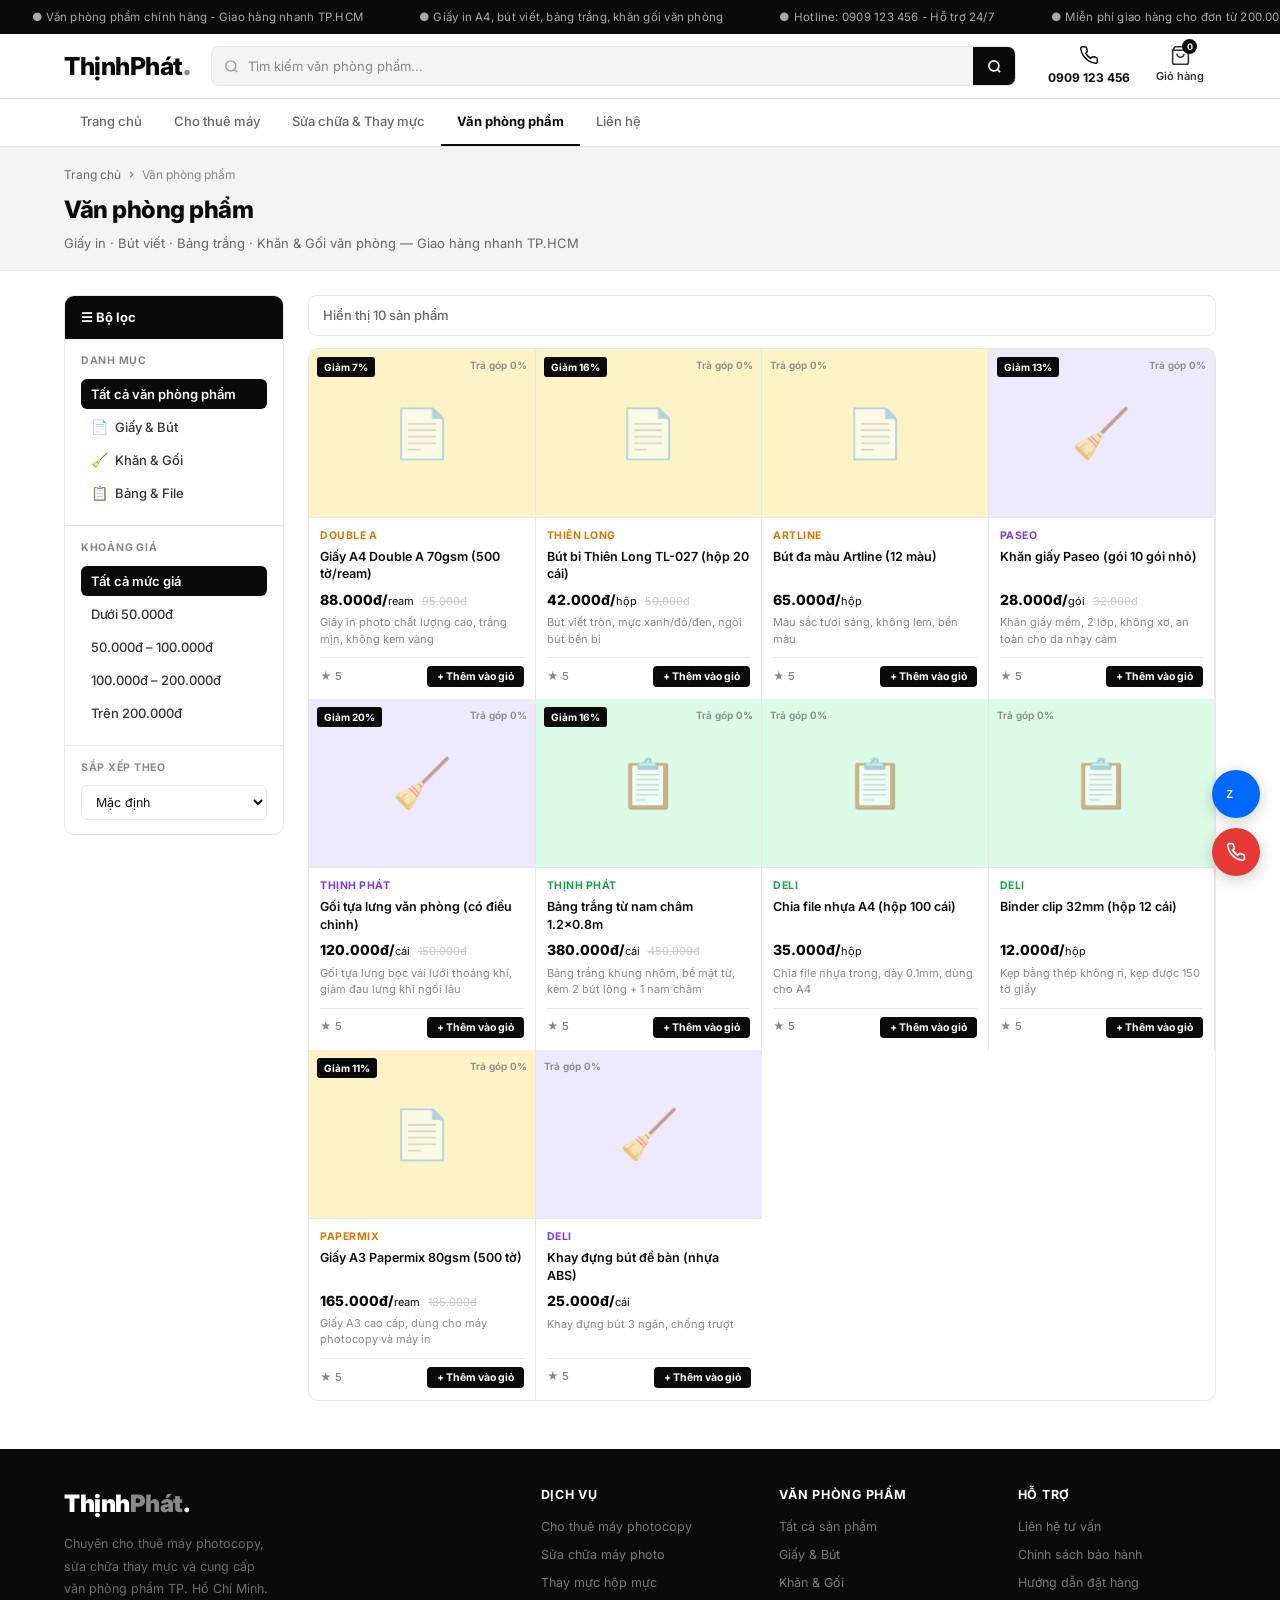
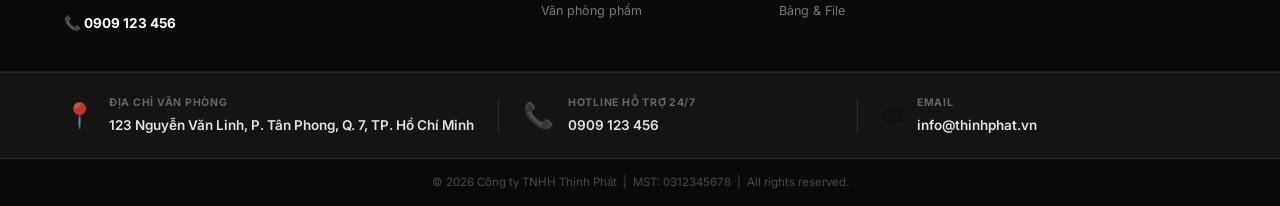
<file: vpp.html>
<!DOCTYPE html>
<html lang="vi">
<head>
  <meta charset="UTF-8" />
  <meta name="viewport" content="width=device-width, initial-scale=1.0" />
  <title>Văn phòng phẩm - Thịnh Phát</title>
  <link rel="stylesheet" href="style.css" />
  <link href="https://fonts.googleapis.com/css2?family=Inter:wght@300;400;500;600;700;800;900&display=swap" rel="stylesheet" />
</head>
<body>

  <!-- TOP BAR -->
  <div class="top-bar">
    <div class="top-bar-scroll">
      <span>&#9679; Văn phòng phẩm chính hãng - Giao hàng nhanh TP.HCM</span>
      <span>&#9679; Giấy in A4, bút viết, bảng trắng, khăn gối văn phòng</span>
      <span>&#9679; Hotline: <span id="topbar-phone">0909 123 456</span> - Hỗ trợ 24/7</span>
      <span>&#9679; Miễn phí giao hàng cho đơn từ 200.000đ</span>
      <span>&#9679; Văn phòng phẩm chính hãng - Giao hàng nhanh TP.HCM</span>
      <span>&#9679; Giấy in A4, bút viết, bảng trắng, khăn gối văn phòng</span>
    </div>
  </div>

  <!-- MAIN HEADER -->
  <header class="main-header">
    <div class="header-inner">

      <a href="index.html" class="logo">
        <span class="logo-main">Thịnh</span><span class="logo-red">Phát</span><span class="logo-dot-red">.</span>
      </a>

      <div class="search-box">
        <svg class="search-icon" width="15" height="15" fill="none" stroke="#999" stroke-width="2.2" viewBox="0 0 24 24"><circle cx="11" cy="11" r="8"/><path d="M21 21l-4.35-4.35"/></svg>
        <input type="text" id="searchInput" placeholder="Tìm kiếm văn phòng phẩm..." oninput="handleVppSearch(this.value)" />
        <button class="search-submit">
          <svg width="15" height="15" fill="none" stroke="currentColor" stroke-width="2.5" viewBox="0 0 24 24"><circle cx="11" cy="11" r="8"/><path d="M21 21l-4.35-4.35"/></svg>
        </button>
      </div>

      <div class="header-right">
        <a href="tel:0909123456" class="hdr-btn hdr-phone" id="hdr-phone-link">
          <div class="hdr-icon">
            <svg width="20" height="20" fill="none" stroke="currentColor" stroke-width="1.8" viewBox="0 0 24 24"><path d="M22 16.92v3a2 2 0 01-2.18 2 19.79 19.79 0 01-8.63-3.07 19.5 19.5 0 01-6-6 19.79 19.79 0 01-3.07-8.67A2 2 0 014.11 2h3a2 2 0 012 1.72c.127.96.361 1.903.7 2.81a2 2 0 01-.45 2.11L8.09 9.91a16 16 0 006 6l1.27-1.27a2 2 0 012.11-.45c.907.339 1.85.573 2.81.7A2 2 0 0122 16.92z"/></svg>
          </div>
          <span id="hdr-phone-text">0909 123 456</span>
        </a>
        <a href="#cart" class="hdr-btn" id="cartBtn">
          <div class="hdr-icon">
            <svg width="21" height="21" fill="none" stroke="currentColor" stroke-width="1.8" viewBox="0 0 24 24"><path d="M6 2L3 6v14a2 2 0 002 2h14a2 2 0 002-2V6l-3-4z"/><line x1="3" y1="6" x2="21" y2="6"/><path d="M16 10a4 4 0 01-8 0"/></svg>
            <span class="hdr-badge" id="cartCount">0</span>
          </div>
          <span>Giỏ hàng</span>
        </a>
      </div>

    </div>
  </header>

  <!-- CATEGORY NAV -->
  <nav class="cat-nav">
    <div class="cat-nav-inner">
      <a href="index.html"    class="cat-link">Trang chủ</a>
      <a href="thue-may.html" class="cat-link">Cho thuê máy</a>
      <a href="sua-chua.html" class="cat-link">Sửa chữa &amp; Thay mực</a>
      <a href="vpp.html"      class="cat-link active">Văn phòng phẩm</a>
      <a href="lien-he.html" class="cat-link">Liên hệ</a>
    </div>
  </nav>

  <!-- VPP PAGE HERO -->
  <div class="vpp-hero">
    <div class="vpp-hero-inner">
      <nav class="vpp-breadcrumb" aria-label="breadcrumb">
        <a href="index.html">Trang chủ</a>
        <svg width="11" height="11" fill="none" stroke="currentColor" stroke-width="2.5" viewBox="0 0 24 24"><path d="M9 18l6-6-6-6"/></svg>
        <span>Văn phòng phẩm</span>
      </nav>
      <h1 class="vpp-hero-title">Văn phòng phẩm</h1>
      <p class="vpp-hero-sub">Giấy in &middot; Bút viết &middot; Bảng trắng &middot; Khăn &amp; Gối văn phòng &mdash; Giao hàng nhanh TP.HCM</p>
    </div>
  </div>

  <!-- MAIN: SIDEBAR + GRID -->
  <div class="vpp-wrap">

    <!-- Mobile overlay -->
    <div class="vpp-sidebar-overlay" id="vppSidebarOverlay" onclick="toggleVppSidebar()"></div>

    <div class="vpp-layout">

      <!-- ── SIDEBAR ── -->
      <aside class="vpp-sidebar" id="vppSidebar">

        <div class="vpp-sidebar-header">
          <span>&#9776; Bộ lọc</span>
          <button class="vpp-sidebar-close" onclick="toggleVppSidebar()" aria-label="Đóng bộ lọc">&#10005;</button>
        </div>

        <!-- Danh mục -->
        <div class="vpp-sidebar-section">
          <h3 class="vpp-sidebar-title">Danh mục</h3>
          <button class="vpp-cat-btn active" data-cat="all"     onclick="vppSetCat('all', this)">Tất cả văn phòng phẩm</button>
          <button class="vpp-cat-btn"        data-cat="giay"    onclick="vppSetCat('giay', this)">
            <span class="vpp-cat-icon">&#128196;</span> Giấy &amp; Bút
          </button>
          <button class="vpp-cat-btn"        data-cat="khan"    onclick="vppSetCat('khan', this)">
            <span class="vpp-cat-icon">&#129529;</span> Khăn &amp; Gối
          </button>
          <button class="vpp-cat-btn"        data-cat="bang"    onclick="vppSetCat('bang', this)">
            <span class="vpp-cat-icon">&#128203;</span> Bảng &amp; File
          </button>
        </div>

        <!-- Khoảng giá -->
        <div class="vpp-sidebar-section">
          <h3 class="vpp-sidebar-title">Khoảng giá</h3>
          <button class="vpp-price-btn active" onclick="vppSetPrice(0, Infinity, this)">Tất cả mức giá</button>
          <button class="vpp-price-btn"        onclick="vppSetPrice(0, 50000, this)">Dưới 50.000đ</button>
          <button class="vpp-price-btn"        onclick="vppSetPrice(50000, 100000, this)">50.000đ – 100.000đ</button>
          <button class="vpp-price-btn"        onclick="vppSetPrice(100000, 200000, this)">100.000đ – 200.000đ</button>
          <button class="vpp-price-btn"        onclick="vppSetPrice(200000, Infinity, this)">Trên 200.000đ</button>
        </div>

        <!-- Sắp xếp -->
        <div class="vpp-sidebar-section">
          <h3 class="vpp-sidebar-title">Sắp xếp theo</h3>
          <select class="vpp-sort-select" id="vppSort" onchange="vppApplyFilters()">
            <option value="default">Mặc định</option>
            <option value="price-asc">Giá: Thấp &#8594; Cao</option>
            <option value="price-desc">Giá: Cao &#8594; Thấp</option>
            <option value="name">Tên A &#8594; Z</option>
          </select>
        </div>

      </aside>

      <!-- ── MAIN PRODUCT AREA ── -->
      <main class="vpp-main">

        <div class="vpp-toolbar">
          <p class="vpp-result-count" id="vppCount">Đang tải...</p>
          <button class="vpp-filter-toggle" onclick="toggleVppSidebar()">
            <svg width="14" height="14" fill="none" stroke="currentColor" stroke-width="2.2" viewBox="0 0 24 24">
              <line x1="4" y1="6" x2="20" y2="6"/><line x1="8" y1="12" x2="16" y2="12"/><line x1="11" y1="18" x2="13" y2="18"/>
            </svg>
            Lọc &amp; Sắp xếp
          </button>
        </div>

        <div class="vpp-grid" id="vppGrid">
          <!-- Rendered by JS -->
        </div>

        <div class="no-products" id="vppNoProducts" style="display:none">
          <p>Không tìm thấy sản phẩm phù hợp. <a href="javascript:void(0)" onclick="vppReset()">Xoá bộ lọc</a></p>
        </div>

      </main>
    </div>
  </div>

  <!-- FOOTER -->
  <footer class="site-footer">
    <div class="footer-top">
      <div class="footer-inner">
        <div class="footer-col col-brand">
          <div class="footer-logo">Thịnh<span>Phát</span>.</div>
          <p>Chuyên cho thuê máy photocopy,<br>sửa chữa thay mực và cung cấp<br>văn phòng phẩm TP. Hồ Chí Minh.</p>
          <p class="footer-hotline">&#128222; <span id="footer-phone-num">0909 123 456</span></p>
        </div>
        <div class="footer-col">
          <strong>Dịch vụ</strong>
          <a href="index.html#services">Cho thuê máy photocopy</a>
          <a href="index.html#services">Sửa chữa máy photo</a>
          <a href="index.html#services">Thay mực hộp mực</a>
          <a href="vpp.html">Văn phòng phẩm</a>
        </div>
        <div class="footer-col">
          <strong>Văn phòng phẩm</strong>
          <a href="vpp.html">Tất cả sản phẩm</a>
          <a href="vpp.html?cat=giay">Giấy &amp; Bút</a>
          <a href="vpp.html?cat=khan">Khăn &amp; Gối</a>
          <a href="vpp.html?cat=bang">Bảng &amp; File</a>
        </div>
        <div class="footer-col">
          <strong>Hỗ trợ</strong>
          <a href="lien-he.html">Liên hệ tư vấn</a>
          <a href="lien-he.html">Chính sách bảo hành</a>
          <a href="lien-he.html">Hướng dẫn đặt hàng</a>
        </div>
      </div>
    </div>
    <!-- CONTACT INFO STRIP -->
    <div class="footer-contact">
      <div class="footer-contact-inner">
        <div class="footer-contact-item">
          <span class="fci-icon">&#128205;</span>
          <div class="fci-text">
            <p class="fci-label">Địa chỉ văn phòng</p>
            <p class="fci-value">123 Nguyễn Văn Linh, P. Tân Phong, Q. 7, TP. Hồ Chí Minh</p>
          </div>
        </div>
        <div class="fci-divider"></div>
        <div class="footer-contact-item">
          <span class="fci-icon">&#128222;</span>
          <div class="fci-text">
            <p class="fci-label">Hotline hỗ trợ 24/7</p>
            <p class="fci-value"><a href="tel:0909123456" id="footer-cta-phone">0909 123 456</a></p>
          </div>
        </div>
        <div class="fci-divider"></div>
        <div class="footer-contact-item">
          <span class="fci-icon">&#9993;</span>
          <div class="fci-text">
            <p class="fci-label">Email</p>
            <p class="fci-value"><a href="mailto:info@thinhphat.vn">info@thinhphat.vn</a></p>
          </div>
        </div>
      </div>
    </div>
    <div class="footer-bottom">
      <p>&copy; 2026 Công ty TNHH Thịnh Phát &nbsp;|&nbsp; MST: 0312345678 &nbsp;|&nbsp; All rights reserved.</p>
    </div>
  </footer>

  <!-- CART DRAWER -->
  <div class="cart-overlay" id="cartOverlay" onclick="closeCartIfOutside(event)">
    <div class="cart-drawer" id="cartDrawer">
      <div class="cart-header">
        <h3>Giỏ hàng</h3>
        <button onclick="toggleCart()">&#10005;</button>
      </div>
      <div class="cart-items" id="cartItems">
        <p class="cart-empty">Giỏ hàng trống.</p>
      </div>
      <div class="cart-footer" id="cartFooter" style="display:none">
        <div class="cart-total">Tổng: <strong id="cartTotal">0đ</strong></div>
        <button class="btn-submit" onclick="openCheckout()">Đặt hàng ngay &#8594;</button>
      </div>
    </div>
  </div>

  <!-- ===================== CHECKOUT MODAL ===================== -->
  <div class="checkout-overlay" id="checkoutOverlay" onclick="closeCheckoutIfOutside(event)">
    <div class="checkout-modal" id="checkoutModal">

      <div class="checkout-header">
        <div>
          <p class="checkout-step-label">Bước cuối cùng</p>
          <h3>Xác nhận đặt hàng</h3>
        </div>
        <button class="checkout-close" onclick="closeCheckout()" aria-label="Đóng">&#10005;</button>
      </div>

      <div id="checkoutSummary"></div>

      <form class="checkout-form" id="checkoutForm" onsubmit="submitOrder(event)" novalidate>
        <p class="checkout-form-title">Thông tin nhận hàng</p>

        <div class="form-group">
          <label for="co-name">Họ và tên <span class="lh-req">*</span></label>
          <input type="text" id="co-name" placeholder="Nguyễn Văn A" autocomplete="name" />
        </div>

        <div class="form-group">
          <label for="co-phone">Số điện thoại <span class="lh-req">*</span></label>
          <input type="tel" id="co-phone" placeholder="0909 123 456" autocomplete="tel" />
        </div>

        <div class="form-group">
          <label for="co-address">Địa chỉ giao hàng</label>
          <input type="text" id="co-address" placeholder="Số nhà, tên đường, phường, quận..." autocomplete="street-address" />
        </div>

        <div class="form-group">
          <label for="co-note">Ghi chú <span style="color:var(--gray-4);font-weight:400;font-size:11px;text-transform:none">(tùy chọn)</span></label>
          <textarea id="co-note" placeholder="Thời gian giao hàng, yêu cầu đặc biệt..."></textarea>
        </div>

        <button type="submit" class="btn-submit checkout-btn-submit">
          <svg width="16" height="16" fill="none" stroke="currentColor" stroke-width="2.3" viewBox="0 0 24 24" style="vertical-align:middle;margin-right:5px;margin-bottom:1px"><polyline points="20 6 9 17 4 12"/></svg>
          Xác nhận đặt hàng
        </button>
      </form>

    </div>
  </div>

  <!-- FLOATING CONTACT -->
  <div class="float-contact">
    <a id="float-zalo" href="https://zalo.me/0909123456" target="_blank" rel="noopener" class="float-btn float-zalo">
      <svg width="22" height="22" viewBox="0 0 40 40" fill="white" xmlns="http://www.w3.org/2000/svg"><text x="4" y="30" font-size="30" font-family="Arial" font-weight="900">Z</text></svg>
      <span class="float-label">Chat Zalo</span>
    </a>
    <a id="float-hotline" href="tel:0909123456" class="float-btn float-hotline">
      <svg width="20" height="20" fill="none" stroke="white" stroke-width="2" viewBox="0 0 24 24"><path d="M22 16.92v3a2 2 0 01-2.18 2 19.79 19.79 0 01-8.63-3.07 19.5 19.5 0 01-6-6 19.79 19.79 0 01-3.07-8.67A2 2 0 014.11 2h3a2 2 0 012 1.72c.127.96.361 1.903.7 2.81a2 2 0 01-.45 2.11L8.09 9.91a16 16 0 006 6l1.27-1.27a2 2 0 012.11-.45c.907.339 1.85.573 2.81.7A2 2 0 0122 16.92z"/></svg>
    </a>
  </div>

  <script>
  // ===================== SHARED DATA (đồng bộ với index.html qua localStorage) =====================
  const DEFAULT_PRODUCTS = [
    { id:1,  name:"Giấy A4 Double A 70gsm (500 tờ/ream)",    cat:"giay", price:88000,  oldPrice:95000,  unit:"ream", brand:"Double A",   desc:"Giấy in photo chất lượng cao, trắng mịn, không kem vàng" },
    { id:2,  name:"Bút bi Thiên Long TL-027 (hộp 20 cái)",  cat:"giay", price:42000,  oldPrice:50000,  unit:"hộp",  brand:"Thiên Long", desc:"Bút viết tròn, mực xanh/đỏ/đen, ngòi bút bền bỉ" },
    { id:3,  name:"Bút đa màu Artline (12 màu)",             cat:"giay", price:65000,  oldPrice:null,   unit:"hộp",  brand:"Artline",    desc:"Màu sắc tươi sáng, không lem, bền màu" },
    { id:4,  name:"Khăn giấy Paseo (gói 10 gói nhỏ)",       cat:"khan", price:28000,  oldPrice:32000,  unit:"gói",  brand:"Paseo",      desc:"Khăn giấy mềm, 2 lớp, không xơ, an toàn cho da nhạy cảm" },
    { id:5,  name:"Gối tựa lưng văn phòng (có điều chỉnh)", cat:"khan", price:120000, oldPrice:150000, unit:"cái",  brand:"Thịnh Phát", desc:"Gối tựa lưng bọc vải lưới thoáng khí, giảm đau lưng khi ngồi lâu" },
    { id:6,  name:"Bảng trắng từ nam châm 1.2x0.8m",        cat:"bang", price:380000, oldPrice:450000, unit:"cái",  brand:"Thịnh Phát", desc:"Bảng trắng khung nhôm, bề mặt từ, kèm 2 bút lông + 1 nam châm" },
    { id:7,  name:"Chia file nhựa A4 (hộp 100 cái)",        cat:"bang", price:35000,  oldPrice:null,   unit:"hộp",  brand:"Deli",       desc:"Chia file nhựa trong, dày 0.1mm, dùng cho A4" },
    { id:8,  name:"Binder clip 32mm (hộp 12 cái)",          cat:"bang", price:12000,  oldPrice:null,   unit:"hộp",  brand:"Deli",       desc:"Kẹp bằng thép không rỉ, kẹp được 150 tờ giấy" },
    { id:9,  name:"Giấy A3 Papermix 80gsm (500 tờ)",        cat:"giay", price:165000, oldPrice:185000, unit:"ream", brand:"Papermix",   desc:"Giấy A3 cao cấp, dùng cho máy photocopy và máy in" },
    { id:10, name:"Khay đựng bút để bàn (nhựa ABS)",        cat:"khan", price:25000,  oldPrice:null,   unit:"cái",  brand:"Deli",       desc:"Khay đựng bút 3 ngăn, chống trượt" },
  ];

  const VPP_CATS = ['giay', 'khan', 'bang'];

  let products = JSON.parse(localStorage.getItem('tp_products') || 'null') || DEFAULT_PRODUCTS;
  let cart     = JSON.parse(localStorage.getItem('tp_cart')     || '[]');

  // ── Filter state ──
  let vppCat      = 'all';
  let vppMinPrice = 0;
  let vppMaxPrice = Infinity;
  let vppSearchQ  = '';

  // ===================== HOTLINE =====================
  const DEFAULT_PHONE = '0909123456';
  let hotlinePhone = localStorage.getItem('tp_hotline') || DEFAULT_PHONE;

  function fmtPhone(p) { return p.replace(/^(\d{4})(\d{3})(\d{3})$/, '$1 $2 $3'); }

  function applyPhone(phone) {
    const fmt = fmtPhone(phone);
    ['topbar-phone','hdr-phone-text','footer-phone-num'].forEach(id => {
      const el = document.getElementById(id); if (el) el.textContent = fmt;
    });
    const hl = document.getElementById('hdr-phone-link'); if (hl) hl.href = 'tel:' + phone;
    const fz = document.getElementById('float-zalo');     if (fz) fz.href = 'https://zalo.me/' + phone;
    const fh = document.getElementById('float-hotline');  if (fh) fh.href = 'tel:' + phone;
  }

  // ===================== UTILITIES =====================
  function fmtPrice(n) { return n.toString().replace(/\B(?=(\d{3})+(?!\d))/g, '.') + 'đ'; }
  function saveCart()  { localStorage.setItem('tp_cart', JSON.stringify(cart)); }

  function normalizeVN(str) {
    return (str || '').toLowerCase()
      .normalize('NFD').replace(/[\u0300-\u036f]/g, '')
      .replace(/đ/g, 'd').replace(/Đ/g, 'd');
  }

  // ===================== CARD COLORS & ICONS =====================
  const CAT_COLORS = {
    giay: ['#fef3c7','#d97706'], khan: ['#ede9fe','#7c3aed'],
    bang: ['#dcfce7','#16a34a'], khac: ['#f1f5f9','#64748b']
  };
  const CAT_ICONS = { giay:'&#128196;', khan:'&#129529;', bang:'&#128203;', khac:'&#128230;' };

  // ===================== RENDER VPP GRID =====================
  function renderVppGrid(list) {
    const grid = document.getElementById('vppGrid');
    const noP  = document.getElementById('vppNoProducts');
    const countEl = document.getElementById('vppCount');

    grid.classList.add('grid-loading');

    setTimeout(() => {
      if (!list.length) {
        grid.innerHTML = '';
        noP.style.display = 'block';
        grid.classList.remove('grid-loading');
        countEl.textContent = 'Không tìm thấy sản phẩm';
        return;
      }
      noP.style.display = 'none';
      countEl.textContent = `Hiển thị ${list.length} sản phẩm`;

      grid.innerHTML = list.map((p, i) => {
        const [bg, accent] = CAT_COLORS[p.cat] || CAT_COLORS.khac;
        const icon = CAT_ICONS[p.cat] || CAT_ICONS.khac;
        const discBadge = p.oldPrice
          ? `<span class="badge-pct">Giảm ${Math.round((1 - p.price / p.oldPrice) * 100)}%</span>` : '';
        const imgHtml = p.img
          ? `<img src="${p.img}" alt="${p.name}" class="pcard-photo">`
          : `<div class="pcard-emoji">${icon}</div>`;

        return `
        <div class="pcard fade-up" style="--reveal-delay:${i * 0.05}s">
          <div class="pcard-badges">
            ${discBadge}
            <span class="badge-tra">Trả góp 0%</span>
          </div>
          <div class="pcard-img" style="background:${p.img ? '#f9f9f9' : bg}">
            ${imgHtml}
          </div>
          <div class="pcard-info">
            <p class="pcard-brand" style="color:${accent}">${p.brand || ''}</p>
            <p class="pcard-name">${p.name}</p>
            <p class="pcard-price">${fmtPrice(p.price)}${p.unit ? '/<span style="font-size:11px;font-weight:400">' + p.unit + '</span>' : ''}
              ${p.oldPrice ? `<span class="pcard-old">${fmtPrice(p.oldPrice)}</span>` : ''}
            </p>
            <p class="pcard-installment">${p.desc || ''}</p>
            <div class="pcard-foot">
              <span class="pcard-stars">&#9733; 5</span>
              <button class="btn-add-cart" onclick="addToCart(${p.id}, this)">+ Thêm vào giỏ</button>
            </div>
          </div>
        </div>`;
      }).join('');

      grid.classList.remove('grid-loading');
      observeRevealItems();
    }, 120);
  }

  // ===================== FILTER & SORT =====================
  function vppGetBaseList() {
    return products.filter(p => VPP_CATS.includes(p.cat));
  }

  function vppApplyFilters() {
    let list = vppGetBaseList();

    // Category filter
    if (vppCat !== 'all') list = list.filter(p => p.cat === vppCat);

    // Price filter
    list = list.filter(p => p.price >= vppMinPrice && p.price <= vppMaxPrice);

    // Search
    if (vppSearchQ) {
      const q = normalizeVN(vppSearchQ);
      list = list.filter(p =>
        normalizeVN(p.name).includes(q)  ||
        normalizeVN(p.brand).includes(q) ||
        normalizeVN(p.desc).includes(q)
      );
    }

    // Sort
    const sort = document.getElementById('vppSort').value;
    if (sort === 'price-asc')  list = [...list].sort((a, b) => a.price - b.price);
    if (sort === 'price-desc') list = [...list].sort((a, b) => b.price - a.price);
    if (sort === 'name')       list = [...list].sort((a, b) => a.name.localeCompare(b.name, 'vi'));

    renderVppGrid(list);
  }

  function vppSetCat(cat, btn) {
    vppCat = cat;
    document.querySelectorAll('.vpp-cat-btn').forEach(b => b.classList.remove('active'));
    btn.classList.add('active');
    vppApplyFilters();
  }

  function vppSetPrice(min, max, btn) {
    vppMinPrice = min;
    vppMaxPrice = max;
    document.querySelectorAll('.vpp-price-btn').forEach(b => b.classList.remove('active'));
    btn.classList.add('active');
    vppApplyFilters();
  }

  function vppReset() {
    vppCat = 'all'; vppMinPrice = 0; vppMaxPrice = Infinity; vppSearchQ = '';
    document.querySelectorAll('.vpp-cat-btn').forEach((b, i)   => b.classList.toggle('active', i === 0));
    document.querySelectorAll('.vpp-price-btn').forEach((b, i) => b.classList.toggle('active', i === 0));
    document.getElementById('vppSort').value = 'default';
    document.getElementById('searchInput').value = '';
    vppApplyFilters();
  }

  // Search handler
  let _vppSearchTimer = null;
  function handleVppSearch(val) {
    vppSearchQ = val.trim();
    clearTimeout(_vppSearchTimer);
    _vppSearchTimer = setTimeout(vppApplyFilters, 280);
  }

  // ===================== MOBILE SIDEBAR TOGGLE =====================
  function toggleVppSidebar() {
    document.getElementById('vppSidebar').classList.toggle('open');
    document.getElementById('vppSidebarOverlay').classList.toggle('open');
  }

  // ===================== SCROLL REVEAL =====================
  function observeRevealItems() {
    const obs = new IntersectionObserver((entries) => {
      entries.forEach(e => { if (e.isIntersecting) { e.target.classList.add('in-view'); obs.unobserve(e.target); } });
    }, { threshold: 0.08 });
    document.querySelectorAll('.fade-up:not(.in-view)').forEach(el => obs.observe(el));
  }

  // ===================== CART (đồng bộ localStorage với index.html) =====================
  function updateCartUI() {
    const count = cart.reduce((s, i) => s + i.qty, 0);
    document.getElementById('cartCount').textContent = count;

    const itemsEl = document.getElementById('cartItems');
    const footEl  = document.getElementById('cartFooter');
    if (!cart.length) {
      itemsEl.innerHTML = '<p class="cart-empty">Giỏ hàng trống.</p>';
      footEl.style.display = 'none'; return;
    }

    let total = 0;
    itemsEl.innerHTML = cart.map(item => {
      total += item.price * item.qty;
      return `<div class="cart-item">
        <div class="ci-info">
          <p class="ci-name">${item.name}</p>
          <p class="ci-price">${fmtPrice(item.price)}</p>
          <div class="ci-qty">
            <button onclick="changeQty(${item.id},-1)">&#8722;</button>
            <span>${item.qty}</span>
            <button onclick="changeQty(${item.id},+1)">&#43;</button>
          </div>
        </div>
        <button class="ci-del" onclick="removeFromCart(${item.id})">&#10005;</button>
      </div>`;
    }).join('');
    footEl.style.display = 'flex';
    document.getElementById('cartTotal').textContent = fmtPrice(total);
  }

  // ── Toast ──
  let _toastContainer = null;
  function getToastContainer() {
    if (!_toastContainer) {
      _toastContainer = document.createElement('div');
      _toastContainer.className = 'toast-container';
      document.body.appendChild(_toastContainer);
    }
    return _toastContainer;
  }
  function showToast(msg) {
    const c = getToastContainer();
    const t = document.createElement('div');
    t.className = 'toast'; t.textContent = msg;
    c.appendChild(t);
    setTimeout(() => { t.classList.add('toast-hide'); setTimeout(() => t.remove(), 300); }, 2000);
  }

  // ── Fly-to-cart animation ──
  function flyToCart(btnEl, onComplete) {
    const btnRect  = btnEl.getBoundingClientRect();
    const cartIcon = document.querySelector('#cartBtn .hdr-icon');
    const cartRect = cartIcon.getBoundingClientRect();
    const startX = btnRect.left + btnRect.width / 2;
    const startY = btnRect.top  + btnRect.height / 2;
    const dx = cartRect.left + cartRect.width  / 2 - startX;
    const dy = cartRect.top  + cartRect.height / 2 - startY;
    const dot = document.createElement('div');
    dot.className = 'fly-dot';
    dot.style.left = (startX - 6) + 'px';
    dot.style.top  = (startY - 6) + 'px';
    document.body.appendChild(dot);
    const anim = dot.animate([
      { transform: 'translate(0,0) scale(1)', opacity: 1 },
      { transform: `translate(${dx*.45}px,${dy*.25-90}px) scale(0.85)`, opacity: 0.85, offset: 0.42 },
      { transform: `translate(${dx}px,${dy}px) scale(0.25)`, opacity: 0 }
    ], { duration: 680, easing: 'cubic-bezier(0.25,0.46,0.45,0.94)', fill: 'forwards' });
    anim.onfinish = () => { dot.remove(); onComplete(); };
  }

  function triggerCartFeedback() {
    const iconEl = document.querySelector('#cartBtn .hdr-icon');
    iconEl.classList.remove('cart-jiggle'); void iconEl.offsetWidth;
    iconEl.classList.add('cart-jiggle');
    iconEl.addEventListener('animationend', () => iconEl.classList.remove('cart-jiggle'), { once: true });
    const badge = document.getElementById('cartCount');
    badge.classList.remove('badge-pop'); void badge.offsetWidth;
    badge.classList.add('badge-pop');
    badge.addEventListener('animationend', () => badge.classList.remove('badge-pop'), { once: true });
  }

  function addToCart(id, btnEl) {
    // Reload từ localStorage để đồng bộ nếu tab index.html đã thêm sản phẩm
    products = JSON.parse(localStorage.getItem('tp_products') || 'null') || DEFAULT_PRODUCTS;
    cart     = JSON.parse(localStorage.getItem('tp_cart')     || '[]');

    const p = products.find(x => x.id === id);
    if (!p) return;
    const existing = cart.find(x => x.id === id);
    if (existing) existing.qty++;
    else cart.push({ id: p.id, name: p.name, price: p.price, qty: 1 });
    saveCart();
    updateCartUI();
    showToast(`Đã thêm ${p.name} vào giỏ!`);
    if (btnEl) flyToCart(btnEl, triggerCartFeedback);
    else triggerCartFeedback();
  }

  function changeQty(id, delta) {
    const item = cart.find(x => x.id === id);
    if (!item) return;
    item.qty += delta;
    if (item.qty <= 0) cart = cart.filter(x => x.id !== id);
    saveCart(); updateCartUI();
  }

  function removeFromCart(id) {
    cart = cart.filter(x => x.id !== id);
    saveCart(); updateCartUI();
  }

  function toggleCart() {
    document.getElementById('cartOverlay').classList.toggle('open');
  }
  function closeCartIfOutside(e) {
    if (e.target.id === 'cartOverlay') toggleCart();
  }

  document.getElementById('cartBtn').addEventListener('click', toggleCart);

  // ===================== CHECKOUT MODAL =====================
  function openCheckout() {
    if (!cart.length) return;
    document.getElementById('cartOverlay').classList.remove('open');
    renderCheckoutSummary();
    document.getElementById('checkoutOverlay').classList.add('open');
    document.body.style.overflow = 'hidden';
    setTimeout(() => { const f = document.getElementById('co-name'); if (f) f.focus(); }, 320);
  }

  function closeCheckout() {
    document.getElementById('checkoutOverlay').classList.remove('open');
    document.body.style.overflow = '';
  }

  function closeCheckoutIfOutside(e) {
    if (e.target.id === 'checkoutOverlay') closeCheckout();
  }

  function renderCheckoutSummary() {
    const el = document.getElementById('checkoutSummary');
    let total = 0;
    const itemsHtml = cart.map(item => {
      const subtotal = item.price * item.qty;
      total += subtotal;
      return `<div class="co-item">
        <span class="co-item-name">${item.name}</span>
        <span class="co-item-qty">x${item.qty}</span>
        <span class="co-item-price">${fmtPrice(subtotal)}</span>
      </div>`;
    }).join('');
    el.innerHTML = `
      <div class="co-summary">
        <p class="co-summary-title">Đơn hàng &mdash; ${cart.reduce((s,i)=>s+i.qty,0)} sản phẩm</p>
        <div class="co-items">${itemsHtml}</div>
        <div class="co-divider"></div>
        <div class="co-total"><span>Tổng cộng</span><strong>${fmtPrice(total)}</strong></div>
      </div>`;
  }

  function submitOrder(e) {
    e.preventDefault();
    const name    = (document.getElementById('co-name').value    || '').trim();
    const phone   = (document.getElementById('co-phone').value   || '').trim();
    const address = (document.getElementById('co-address').value || '').trim();
    const note    = (document.getElementById('co-note').value    || '').trim();

    let hasError = false;
    ['co-name','co-phone'].forEach(id => {
      const el = document.getElementById(id);
      if (!el.value.trim()) {
        el.classList.add('input-error');
        el.addEventListener('input', () => el.classList.remove('input-error'), { once: true });
        hasError = true;
      }
    });
    if (hasError) return;

    const total = cart.reduce((s, i) => s + i.price * i.qty, 0);
    const order = {
      orderId:  'TP-' + Date.now(),
      customer: { name, phone, address, note },
      items:    cart.map(i => ({ id: i.id, name: i.name, price: i.price, qty: i.qty })),
      total,
      status:   'Mới',
      date:     new Date().toISOString()
    };

    const orders = JSON.parse(localStorage.getItem('tp_orders') || '[]');
    orders.unshift(order);
    localStorage.setItem('tp_orders', JSON.stringify(orders));

    cart = [];
    saveCart();
    updateCartUI();
    closeCheckout();
    document.getElementById('checkoutForm').reset();
    showOrderSuccessToast(order.orderId);
  }

  function showOrderSuccessToast(orderId) {
    const container = getToastContainer();
    const toast = document.createElement('div');
    toast.className = 'toast toast-order-success';
    toast.innerHTML =
      `&#127881; Đặt hàng thành công!<br>` +
      `<span style="font-size:12px;opacity:0.75">Mã đơn: ${orderId} — Thịnh Phát sẽ sớm liên hệ bạn.</span>`;
    container.appendChild(toast);
    setTimeout(() => {
      toast.classList.add('toast-hide');
      setTimeout(() => toast.remove(), 400);
    }, 5500);
  }

  // ===================== INIT =====================
  document.addEventListener('DOMContentLoaded', () => {
    // Reload từ localStorage để lấy data mới nhất
    products = JSON.parse(localStorage.getItem('tp_products') || 'null') || DEFAULT_PRODUCTS;
    cart     = JSON.parse(localStorage.getItem('tp_cart')     || '[]');

    applyPhone(hotlinePhone);
    updateCartUI();

    // Đọc URL param ?cat=giay để pre-filter
    const urlCat = new URLSearchParams(window.location.search).get('cat');
    if (urlCat && VPP_CATS.includes(urlCat)) {
      vppCat = urlCat;
      const btn = document.querySelector(`.vpp-cat-btn[data-cat="${urlCat}"]`);
      if (btn) {
        document.querySelectorAll('.vpp-cat-btn').forEach(b => b.classList.remove('active'));
        btn.classList.add('active');
      }
    }

    vppApplyFilters();
  });

  // Lắng nghe storage event để đồng bộ giỏ hàng realtime giữa các tab
  window.addEventListener('storage', (e) => {
    if (e.key === 'tp_cart') {
      cart = JSON.parse(e.newValue || '[]');
      updateCartUI();
    }
    if (e.key === 'tp_products') {
      products = JSON.parse(e.newValue || 'null') || DEFAULT_PRODUCTS;
      vppApplyFilters();
    }
  });
  </script>

</body>
</html>
</file>
<file: style.css>
/* ============================================================
   THINH PHAT — White/Black Elegant Theme
   ============================================================ */

*, *::before, *::after { margin: 0; padding: 0; box-sizing: border-box; }

:root {
  --black:    #0a0a0a;
  --gray-9:   #111;
  --gray-7:   #333;
  --gray-5:   #666;
  --gray-4:   #888;
  --gray-2:   #ccc;
  --gray-1:   #e8e8e8;
  --gray-05:  #f4f4f4;
  --white:    #ffffff;
  --accent:   #0a0a0a;       /* main CTA color = black */
  --accent-h: #333;
  --radius:   8px;
  --shadow-s: 0 1px 4px rgba(0,0,0,0.07);
  --shadow-m: 0 4px 20px rgba(0,0,0,0.09);
  --shadow-l: 0 8px 40px rgba(0,0,0,0.12);
}

html { scroll-behavior: smooth; }

body {
  font-family: 'Inter', sans-serif;
  background: var(--white);
  color: var(--gray-9);
  font-size: 14px;
  line-height: 1.6;
}

/* ============================================================
   TOP BAR
   ============================================================ */
.top-bar {
  background: var(--black);
  height: 34px;
  overflow: hidden;
  display: flex;
  align-items: center;
}

.top-bar-scroll {
  display: flex;
  gap: 3.5rem;
  padding: 0 2rem;
  white-space: nowrap;
  color: rgba(255,255,255,0.65);
  font-size: 11.5px;
  font-weight: 400;
  letter-spacing: 0.02em;
  animation: marquee 28s linear infinite;
}

@keyframes marquee {
  0%   { transform: translateX(0); }
  100% { transform: translateX(-50%); }
}

/* ============================================================
   HEADER
   ============================================================ */
.main-header {
  background: var(--white);
  border-bottom: 1px solid var(--gray-1);
  position: sticky;
  top: 0;
  z-index: 300;
}

.header-inner {
  max-width: 1200px;
  margin: 0 auto;
  padding: 0 1.5rem;
  height: 64px;
  display: flex;
  align-items: center;
  gap: 1.25rem;
}

/* Logo */
.logo { text-decoration: none; flex-shrink: 0; line-height: 1; }

.logo-main {
  font-size: 1.55rem;
  font-weight: 800;
  color: var(--black);
  letter-spacing: -0.5px;
}

.logo-red {
  font-size: 1.55rem;
  font-weight: 800;
  color: var(--black);
  letter-spacing: -0.5px;
}

.logo-dot-red {
  font-size: 1.7rem;
  font-weight: 900;
  color: var(--gray-4);
}

/* Location */
.location-btn {
  display: flex;
  align-items: center;
  gap: 5px;
  padding: 6px 12px;
  border: 1px solid var(--gray-1);
  border-radius: var(--radius);
  font-size: 12.5px;
  color: var(--gray-5);
  cursor: pointer;
  white-space: nowrap;
  flex-shrink: 0;
  transition: border-color 0.15s, color 0.15s;
  background: var(--white);
}

.location-btn:hover { border-color: var(--black); color: var(--black); }

/* Search */
.search-box {
  flex: 1;
  display: flex;
  align-items: center;
  height: 40px;
  border: 1.5px solid var(--gray-1);
  border-radius: var(--radius);
  background: var(--gray-05);
  overflow: hidden;
  position: relative;
  transition: border-color 0.2s, background 0.2s;
}

.search-box:focus-within {
  border-color: var(--black);
  background: var(--white);
}

.search-icon { position: absolute; left: 12px; pointer-events: none; }

.search-box input {
  flex: 1;
  border: none;
  outline: none;
  padding: 0 10px 0 36px;
  font-size: 13px;
  font-family: 'Inter', sans-serif;
  color: var(--gray-9);
  background: transparent;
}

.search-box input::placeholder { color: var(--gray-4); }

.search-submit {
  width: 42px;
  height: 100%;
  background: var(--black);
  border: none;
  color: var(--white);
  cursor: pointer;
  display: flex;
  align-items: center;
  justify-content: center;
  flex-shrink: 0;
  transition: background 0.15s;
}

.search-submit:hover { background: var(--gray-7); }

/* Header right */
.header-right { display: flex; gap: 2px; flex-shrink: 0; }

.hdr-btn {
  display: flex;
  flex-direction: column;
  align-items: center;
  gap: 2px;
  padding: 6px 12px;
  text-decoration: none;
  color: var(--gray-7);
  border-radius: var(--radius);
  font-size: 11px;
  font-weight: 600;
  transition: background 0.15s, color 0.15s;
  cursor: pointer;
  border: none;
  background: transparent;
  font-family: 'Inter', sans-serif;
}

.hdr-btn:hover { background: var(--gray-05); color: var(--black); }

.hdr-phone { color: var(--black); font-weight: 700; font-size: 12px; }

.hdr-icon { position: relative; width: 22px; height: 22px; display: flex; align-items: center; justify-content: center; }

.hdr-badge {
  position: absolute;
  top: -5px; right: -6px;
  background: var(--black);
  color: var(--white);
  font-size: 9px;
  font-weight: 700;
  min-width: 15px;
  height: 15px;
  border-radius: 999px;
  display: flex;
  align-items: center;
  justify-content: center;
  padding: 0 3px;
}

.admin-toggle-btn { border: 1px solid var(--gray-1); }
.admin-toggle-btn:hover { border-color: var(--black); }

.cart-flash { animation: flashCart 0.4s ease; }
@keyframes flashCart { 0%,100%{background:transparent} 50%{background:#f0f0f0} }

/* ============================================================
   CATEGORY NAV
   ============================================================ */
.cat-nav {
  background: var(--white);
  border-bottom: 1px solid var(--gray-1);
  position: sticky;
  top: 64px;
  z-index: 200;
}

.cat-nav-inner {
  max-width: 1200px;
  margin: 0 auto;
  padding: 0 1.5rem;
  display: flex;
  overflow-x: auto;
  scrollbar-width: none;
  gap: 0;
}

.cat-nav-inner::-webkit-scrollbar { display: none; }

.cat-link {
  display: flex;
  align-items: center;
  gap: 5px;
  padding: 12px 16px;
  color: var(--gray-5);
  text-decoration: none;
  font-size: 13px;
  font-weight: 500;
  white-space: nowrap;
  border-bottom: 2px solid transparent;
  transition: color 0.15s, border-color 0.15s;
}

.cat-link:hover { color: var(--black); }
.cat-link.active { color: var(--black); font-weight: 700; border-bottom-color: var(--black); }

/* ============================================================
   HERO SECTION
   ============================================================ */
.hero-section {
  max-width: 1200px;
  margin: 20px auto;
  padding: 0 1.5rem;
}

.hero-inner { display: flex; gap: 12px; height: 260px; }

/* Side promo */
.hero-side-promo {
  width: 170px;
  flex-shrink: 0;
  background: var(--black);
  border-radius: 12px;
  padding: 22px 18px;
  display: flex;
  flex-direction: column;
  gap: 10px;
}

.side-promo-tag {
  display: inline-block;
  background: var(--white);
  color: var(--black);
  font-size: 10px;
  font-weight: 800;
  padding: 3px 9px;
  border-radius: 4px;
  letter-spacing: 0.06em;
  width: fit-content;
}

.side-promo-title {
  color: var(--white);
  font-size: 16px;
  font-weight: 800;
  line-height: 1.3;
}

.side-promo-price {
  color: var(--white);
  font-size: 18px;
  font-weight: 900;
  margin-top: auto;
  letter-spacing: -0.5px;
}

.side-promo-price span {
  font-size: 11px;
  font-weight: 400;
  color: rgba(255,255,255,0.5);
}

/* Main banner */
.hero-main-banner {
  flex: 1;
  background: var(--gray-05);
  border-radius: 12px;
  border: 1px solid var(--gray-1);
  display: flex;
  align-items: center;
  padding: 0 3rem;
  position: relative;
  overflow: hidden;
}

.banner-eyebrow {
  color: var(--gray-4);
  font-size: 11.5px;
  font-weight: 500;
  letter-spacing: 0.08em;
  text-transform: uppercase;
  margin-bottom: 10px;
}

.banner-title {
  color: var(--black);
  font-size: clamp(1.9rem, 3vw, 2.8rem);
  font-weight: 900;
  line-height: 1.05;
  letter-spacing: -1.5px;
  margin-bottom: 6px;
}

.banner-sub {
  color: var(--gray-5);
  font-size: 14px;
  font-weight: 400;
  margin-bottom: 22px;
}

.banner-actions { display: flex; gap: 10px; }

.btn-banner {
  display: inline-block;
  background: var(--black);
  color: var(--white);
  padding: 10px 24px;
  border-radius: var(--radius);
  font-size: 13px;
  font-weight: 700;
  text-decoration: none;
  transition: background 0.15s, transform 0.15s;
}

.btn-banner:hover { background: var(--gray-7); transform: translateY(-1px); }

.btn-banner-outline {
  display: inline-block;
  background: transparent;
  color: var(--black);
  border: 1.5px solid var(--black);
  padding: 10px 24px;
  border-radius: var(--radius);
  font-size: 13px;
  font-weight: 700;
  text-decoration: none;
  transition: background 0.15s;
}

.btn-banner-outline:hover { background: rgba(0,0,0,0.05); }

/* ===== BANNER DEVICE ===== */
.banner-device {
  position: absolute;
  right: 5%;
  bottom: 0;
  display: flex;
  align-items: flex-end;
  justify-content: center;
}

.hero-machine-img {
  width: 200px;
  height: auto;
  filter: drop-shadow(0 8px 24px rgba(0, 0, 0, 0.2));
  transition: transform 0.3s ease;
}

.hero-machine-img:hover {
  transform: translateY(-5px);
}

/* ============================================================
   SERVICES SECTION
   ============================================================ */
.services-section {
  max-width: 1200px;
  margin: 0 auto 20px;
  padding: 0 1.5rem;
}

.services-inner {
  background: var(--white);
  border: 1px solid var(--gray-1);
  border-radius: 12px;
  padding: 24px;
}

.services-grid {
  display: grid;
  grid-template-columns: repeat(3, 1fr);
  gap: 16px;
}

.service-card {
  border: 1.5px solid var(--gray-1);
  border-radius: 10px;
  padding: 22px 20px;
  position: relative;
  transition: border-color 0.2s, box-shadow 0.2s;
}

.service-card:hover {
  border-color: var(--black);
  box-shadow: var(--shadow-m);
}

.service-card.featured {
  border-color: var(--black);
  background: var(--gray-05);
}

.sv-featured-badge {
  position: absolute;
  top: -1px; right: 16px;
  background: var(--black);
  color: var(--white);
  font-size: 10px;
  font-weight: 700;
  padding: 3px 10px;
  border-radius: 0 0 6px 6px;
  letter-spacing: 0.05em;
}

.sv-icon {
  width: 52px;
  height: 52px;
  border-radius: 12px;
  display: flex;
  align-items: center;
  justify-content: center;
  margin-bottom: 14px;
}

.sv-blue  { background: var(--black); }
.sv-red   { background: var(--black); }
.sv-green { background: var(--black); }

.service-card h3 {
  font-size: 15px;
  font-weight: 700;
  color: var(--black);
  margin-bottom: 8px;
}

.service-card > p {
  font-size: 13px;
  color: var(--gray-5);
  margin-bottom: 14px;
  line-height: 1.6;
}

.sv-features {
  list-style: none;
  display: flex;
  flex-direction: column;
  gap: 6px;
  margin-bottom: 18px;
}

.sv-features li {
  font-size: 12.5px;
  color: var(--gray-7);
  font-weight: 500;
}

.sv-cta {
  display: inline-block;
  padding: 8px 18px;
  background: var(--black);
  color: var(--white);
  border-radius: var(--radius);
  font-size: 12.5px;
  font-weight: 700;
  text-decoration: none;
  transition: background 0.15s;
}

.sv-cta:hover { background: var(--gray-7); }

/* ============================================================
   SECTION BAR (shared)
   ============================================================ */
.section-bar {
  display: flex;
  align-items: center;
  gap: 12px;
  padding-bottom: 14px;
  border-bottom: 1.5px solid var(--gray-1);
  margin-bottom: 18px;
}

.section-bar-label {
  background: var(--black);
  color: var(--white);
  font-size: 10px;
  font-weight: 800;
  padding: 3px 9px;
  border-radius: 4px;
  letter-spacing: 0.07em;
}

.section-bar h2 {
  font-size: 16px;
  font-weight: 700;
  flex: 1;
  color: var(--black);
}

/* ============================================================
   PRODUCTS (Van phong pham)
   ============================================================ */
.projects-section {
  max-width: 1200px;
  margin: 0 auto 20px;
  padding: 0 1.5rem;
}

/* Header bar */
.projects-header {
  background: var(--black);
  border-radius: 10px 10px 0 0;
  padding: 13px 18px;
  display: flex;
  align-items: center;
  gap: 12px;
}

.ph-title {
  color: var(--white);
  font-size: 14px;
  font-weight: 800;
  letter-spacing: 0.04em;
  flex: 1;
}

.ph-viewall {
  color: rgba(255,255,255,0.65);
  font-size: 12.5px;
  font-weight: 500;
  text-decoration: none;
  white-space: nowrap;
}

.ph-viewall:hover { color: var(--white); }

.ph-arrows { display: flex; gap: 4px; }

.arrow-btn {
  width: 28px; height: 28px;
  border-radius: 50%;
  border: 1.5px solid rgba(255,255,255,0.3);
  background: rgba(255,255,255,0.1);
  color: var(--white);
  font-size: 18px;
  cursor: pointer;
  display: flex;
  align-items: center;
  justify-content: center;
  line-height: 1;
  transition: background 0.15s;
}

.arrow-btn:hover { background: rgba(255,255,255,0.25); }

/* Cards grid */
.cards-row {
  display: grid;
  grid-template-columns: repeat(5, 1fr);
  gap: 0;
  background: var(--white);
  border: 1px solid var(--gray-1);
  border-top: none;
  border-radius: 0 0 10px 10px;
  overflow: hidden;
  transition: opacity 0.15s ease;
}

.cards-row.grid-loading { opacity: 0; }

@keyframes pcardFadeIn {
  from { opacity: 0; transform: translateY(10px); }
  to   { opacity: 1; transform: translateY(0); }
}

.pcard {
  position: relative;
  border-right: 1px solid var(--gray-1);
  background: var(--white);
  transition: box-shadow 0.2s;
}

.pcard--animate {
  animation: pcardFadeIn 0.35s ease both;
}

.pcard:last-child { border-right: none; }
.pcard:hover { box-shadow: inset 0 0 0 1.5px var(--black); z-index: 1; }

.pcard-badges {
  position: absolute;
  top: 8px; left: 0; right: 0;
  display: flex;
  justify-content: space-between;
  padding: 0 8px;
  z-index: 2;
}

.badge-pct {
  background: var(--black);
  color: var(--white);
  font-size: 10px;
  font-weight: 700;
  padding: 2px 7px;
  border-radius: 3px;
}

.badge-tra {
  color: var(--gray-4);
  font-size: 10px;
  font-weight: 600;
}

/* ── Khung ảnh sản phẩm: tỉ lệ 4:3 cố định ──────────── */
.pcard-img {
  aspect-ratio: 4 / 3;
  position: relative;
  overflow: hidden;
  display: flex;
  align-items: center;
  justify-content: center;
  border-bottom: 1px solid var(--gray-1);
}

/* Ảnh thật: luôn lấp đầy khung, không bị méo */
.pcard-photo {
  position: absolute;
  inset: 0;
  width: 100%;
  height: 100%;
  object-fit: cover;
  object-position: center;
  display: block;
  transition: transform 0.38s cubic-bezier(0.25, 0.46, 0.45, 0.94);
}

/* Zoom nhẹ khi hover — hiệu ứng sống động */
.pcard:hover .pcard-photo { transform: scale(1.05); }

/* Emoji placeholder: giữ nguyên căn giữa */
.pcard-emoji {
  font-size: 3rem;
  opacity: 0.55;
  line-height: 1;
}

.pcard-info { padding: 10px 11px 12px; }

.pcard-brand {
  font-size: 10.5px;
  font-weight: 700;
  color: var(--gray-4);
  text-transform: uppercase;
  letter-spacing: 0.05em;
  margin-bottom: 3px;
}

.pcard-name {
  font-size: 12.5px;
  font-weight: 600;
  color: var(--black);
  line-height: 1.4;
  margin-bottom: 6px;
  display: -webkit-box;
  -webkit-line-clamp: 2;
  -webkit-box-orient: vertical;
  overflow: hidden;
  min-height: 35px;
}

.pcard-price {
  font-size: 14px;
  font-weight: 800;
  color: var(--black);
  margin-bottom: 3px;
}

.pcard-old {
  font-size: 11px;
  font-weight: 400;
  color: var(--gray-2);
  text-decoration: line-through;
  margin-left: 5px;
}

.pcard-installment {
  font-size: 11px;
  color: var(--gray-4);
  line-height: 1.5;
  margin-bottom: 10px;
  display: -webkit-box;
  -webkit-line-clamp: 2;
  -webkit-box-orient: vertical;
  overflow: hidden;
  min-height: 32px;
}

.pcard-foot {
  display: flex;
  align-items: center;
  justify-content: space-between;
  border-top: 1px solid var(--gray-1);
  padding-top: 8px;
  gap: 4px;
}

.pcard-stars { color: #888; font-size: 11px; font-weight: 600; }

.btn-add-cart {
  background: var(--black);
  color: var(--white);
  border: none;
  padding: 4px 10px;
  border-radius: 4px;
  font-size: 10.5px;
  font-weight: 700;
  cursor: pointer;
  font-family: 'Inter', sans-serif;
  white-space: nowrap;
  transition: background 0.15s, transform 0.08s;
}

.btn-add-cart:hover { background: var(--gray-7); }
.btn-add-cart:active { transform: scale(0.88); background: var(--gray-5) !important; }

.no-products {
  text-align: center;
  padding: 2rem;
  color: var(--gray-5);
  background: var(--white);
  border: 1px solid var(--gray-1);
  border-top: none;
  border-radius: 0 0 10px 10px;
}

.no-products a { color: var(--black); font-weight: 600; }

/* ============================================================
   RENTAL MACHINES
   ============================================================ */
.rental-grid {
  display: grid;
  grid-template-columns: repeat(4, 1fr);
  gap: 0;
  border: 1px solid var(--gray-1);
  border-top: none;
  border-radius: 0 0 10px 10px;
  overflow: hidden;
  background: var(--white);
}

.rental-card {
  border-right: 1px solid var(--gray-1);
  transition: box-shadow 0.2s;
}

.rental-card:last-child { border-right: none; }
.rental-card:hover { box-shadow: inset 0 0 0 1.5px var(--black); z-index:1; }

/* ── Khung ảnh máy cho thuê: tỉ lệ 4:3 cố định ─────── */
.rental-img {
  aspect-ratio: 4 / 3;
  position: relative;
  overflow: hidden;
  display: flex;
  align-items: center;
  justify-content: center;
  background: #f9f9f9;
  border-bottom: 1px solid var(--gray-1);
}

/* Ảnh thật cho máy cho thuê */
.rental-photo {
  position: absolute;
  inset: 0;
  width: 100%;
  height: 100%;
  object-fit: cover;
  object-position: center;
  display: block;
  transition: transform 0.38s cubic-bezier(0.25, 0.46, 0.45, 0.94);
}

/* Zoom nhẹ khi hover */
.rental-card:hover .rental-photo { transform: scale(1.05); }

.bg-machine-1 { background: #f0f0f0; }
.bg-machine-2 { background: #f0f0f0; }
.bg-machine-3 { background: #f0f0f0; }
.bg-machine-4 { background: #f0f0f0; }

.machine-mini { /* mini CSS machine */
  width: 70px;
  display: flex;
  flex-direction: column;
  align-items: center;
}

.mm-body {
  width: 70px;
  height: 80px;
  background: #aaa;
  border-radius: 5px;
  padding: 8px;
  border: 1px solid #888;
}

.mm-screen {
  height: 22px;
  background: #1a3a1a;
  border-radius: 3px;
}

.rental-info { padding: 12px; }

.rental-brand {
  font-size: 10.5px;
  font-weight: 800;
  color: var(--gray-4);
  text-transform: uppercase;
  letter-spacing: 0.06em;
  margin-bottom: 3px;
}

.rental-card h3 {
  font-size: 13px;
  font-weight: 700;
  color: var(--black);
  margin-bottom: 5px;
  line-height: 1.35;
}

.rental-desc {
  font-size: 12px;
  color: var(--gray-5);
  margin-bottom: 10px;
  line-height: 1.5;
}

.rental-price {
  font-size: 16px;
  font-weight: 900;
  color: var(--black);
  letter-spacing: -0.5px;
  margin-bottom: 10px;
}

.rental-price span {
  font-size: 11px;
  font-weight: 400;
  color: var(--gray-4);
}

.btn-rent {
  display: block;
  text-align: center;
  background: var(--black);
  color: var(--white);
  padding: 8px;
  border-radius: var(--radius);
  font-size: 12.5px;
  font-weight: 700;
  text-decoration: none;
  transition: background 0.15s;
}

.btn-rent:hover { background: var(--gray-7); }

/* ============================================================
   CONTACT
   ============================================================ */
.contact-section {
  max-width: 1200px;
  margin: 0 auto 20px;
  padding: 0 1.5rem;
}

.contact-inner {
  background: var(--white);
  border: 1px solid var(--gray-1);
  border-radius: 12px;
  padding: 24px;
}

.contact-grid {
  display: grid;
  grid-template-columns: 260px 1fr;
  gap: 28px;
  align-items: start;
}

.contact-info-panel {
  display: flex;
  flex-direction: column;
  gap: 10px;
}

.cinfo-card {
  display: flex;
  align-items: flex-start;
  gap: 12px;
  padding: 13px;
  background: var(--gray-05);
  border-radius: var(--radius);
  border: 1px solid var(--gray-1);
}

.cinfo-icon { font-size: 1.2rem; flex-shrink: 0; margin-top: 1px; }

.cinfo-card strong {
  display: block;
  font-size: 12px;
  font-weight: 700;
  color: var(--black);
  margin-bottom: 3px;
}

.cinfo-card p {
  font-size: 12.5px;
  color: var(--gray-5);
  line-height: 1.6;
}

.contact-form { display: flex; flex-direction: column; gap: 13px; }

.form-row { display: grid; grid-template-columns: 1fr 1fr; gap: 13px; }

.form-group { display: flex; flex-direction: column; gap: 5px; }

.form-group label {
  font-size: 11.5px;
  font-weight: 700;
  color: var(--gray-7);
  text-transform: uppercase;
  letter-spacing: 0.05em;
}

.form-group input,
.form-group textarea,
.form-group select {
  padding: 9px 12px;
  border: 1.5px solid var(--gray-1);
  border-radius: var(--radius);
  font-family: 'Inter', sans-serif;
  font-size: 13px;
  color: var(--black);
  background: var(--white);
  outline: none;
  resize: none;
  transition: border-color 0.2s;
  appearance: none;
}

.form-group input:focus,
.form-group textarea:focus,
.form-group select:focus { border-color: var(--black); }

.btn-submit {
  background: var(--black);
  color: var(--white);
  border: none;
  padding: 11px;
  border-radius: var(--radius);
  font-size: 13.5px;
  font-weight: 700;
  font-family: 'Inter', sans-serif;
  cursor: pointer;
  transition: background 0.15s;
  text-decoration: none;
  display: block;
  text-align: center;
}

.btn-submit:hover { background: var(--gray-7); }

.contact-success {
  background: var(--gray-05);
  border: 1px solid var(--gray-1);
  color: var(--gray-7);
  font-size: 13px;
  font-weight: 600;
  padding: 10px 14px;
  border-radius: var(--radius);
  text-align: center;
}

/* ============================================================
   FOOTER
   ============================================================ */
.site-footer { background: var(--black); margin-top: 8px; }

.footer-top { border-bottom: 1px solid rgba(255,255,255,0.08); }

.footer-inner {
  max-width: 1200px;
  margin: 0 auto;
  padding: 36px 1.5rem;
  display: grid;
  grid-template-columns: 2.2fr 1fr 1fr 1fr;
  gap: 2.5rem;
}

.footer-logo {
  font-size: 1.5rem;
  font-weight: 900;
  color: var(--white);
  letter-spacing: -0.5px;
  margin-bottom: 10px;
}

.footer-logo span { color: var(--gray-4); }

.col-brand p {
  font-size: 12.5px;
  color: rgba(255,255,255,0.4);
  line-height: 1.8;
}

.footer-hotline {
  margin-top: 10px !important;
  color: var(--white) !important;
  font-weight: 700 !important;
  font-size: 13.5px !important;
}

.footer-col strong {
  display: block;
  color: var(--white);
  font-size: 12.5px;
  font-weight: 700;
  margin-bottom: 12px;
  text-transform: uppercase;
  letter-spacing: 0.06em;
}

.footer-col a {
  display: block;
  color: rgba(255,255,255,0.45);
  font-size: 12.5px;
  text-decoration: none;
  margin-bottom: 8px;
  transition: color 0.15s;
}

.footer-col a:hover { color: var(--white); }

/* Footer contact info strip */
.footer-contact {
  background: rgba(255,255,255,0.04);
  border-top: 1px solid rgba(255,255,255,0.08);
  border-bottom: 1px solid rgba(255,255,255,0.08);
  padding: 22px 0;
}

.footer-contact-inner {
  max-width: 1200px;
  margin: 0 auto;
  padding: 0 1.5rem;
  display: flex;
  align-items: center;
  gap: 0;
}

.footer-contact-item {
  display: flex;
  align-items: center;
  gap: 14px;
  flex: 1;
  padding: 0 24px;
}
.footer-contact-item:first-child { padding-left: 0; }

.fci-icon {
  font-size: 1.55rem;
  flex-shrink: 0;
  line-height: 1;
  opacity: 0.75;
}

.fci-text { min-width: 0; }

.fci-label {
  font-size: 10.5px;
  font-weight: 700;
  text-transform: uppercase;
  letter-spacing: 0.07em;
  color: rgba(255,255,255,0.35);
  margin-bottom: 3px;
}

.fci-value {
  font-size: 13.5px;
  font-weight: 600;
  color: rgba(255,255,255,0.88);
  white-space: nowrap;
  overflow: hidden;
  text-overflow: ellipsis;
}

.fci-value a {
  color: rgba(255,255,255,0.88);
  text-decoration: none;
  transition: color 0.15s;
}
.fci-value a:hover { color: var(--white); text-decoration: underline; }

.fci-divider {
  width: 1px;
  height: 36px;
  background: rgba(255,255,255,0.1);
  flex-shrink: 0;
}

.footer-bottom {
  max-width: 1200px;
  margin: 0 auto;
  padding: 14px 1.5rem;
  display: flex;
  align-items: center;
  justify-content: center;
}

.footer-bottom p { color: rgba(255,255,255,0.25); font-size: 11.5px; }

/* ============================================================
   ADMIN PANEL
   ============================================================ */
.admin-overlay {
  position: fixed;
  inset: 0;
  background: rgba(0,0,0,0.5);
  z-index: 9999;
  display: none;
  align-items: flex-start;
  justify-content: flex-end;
  padding: 0;
}

.admin-overlay.open { display: flex; }

.admin-panel {
  width: 560px;
  max-width: 100vw;
  height: 100vh;
  background: var(--white);
  box-shadow: var(--shadow-l);
  display: flex;
  flex-direction: column;
  overflow: hidden;
}

.admin-header {
  display: flex;
  align-items: center;
  justify-content: space-between;
  padding: 16px 20px;
  border-bottom: 1px solid var(--gray-1);
  background: var(--black);
}

.admin-header h2 {
  font-size: 15px;
  font-weight: 700;
  color: var(--white);
}

.admin-close {
  width: 28px; height: 28px;
  border-radius: 50%;
  border: 1px solid rgba(255,255,255,0.2);
  background: transparent;
  color: var(--white);
  font-size: 14px;
  cursor: pointer;
  display: flex; align-items: center; justify-content: center;
  transition: background 0.15s;
}

.admin-close:hover { background: rgba(255,255,255,0.1); }

.admin-login-form {
  padding: 40px 28px;
  display: flex;
  flex-direction: column;
  gap: 12px;
  align-items: center;
  max-width: 340px;
  margin: 60px auto 0;
}

.admin-login-form p { font-size: 14px; color: var(--gray-5); }

.admin-login-form input {
  width: 100%;
  padding: 10px 14px;
  border: 1.5px solid var(--gray-1);
  border-radius: var(--radius);
  font-size: 14px;
  font-family: 'Inter', sans-serif;
  outline: none;
}

.admin-login-form input:focus { border-color: var(--black); }

.btn-admin-login {
  width: 100%;
  background: var(--black);
  color: var(--white);
  border: none;
  padding: 11px;
  border-radius: var(--radius);
  font-size: 14px;
  font-weight: 700;
  font-family: 'Inter', sans-serif;
  cursor: pointer;
  transition: background 0.15s;
}

.btn-admin-login:hover { background: var(--gray-7); }

.admin-hint { font-size: 11px; color: var(--gray-2); }
.admin-error { font-size: 12.5px; color: #c00; font-weight: 600; }

/* Admin tabs */
.admin-tabs {
  display: flex;
  border-bottom: 1px solid var(--gray-1);
  background: var(--gray-05);
}

.admin-tab {
  flex: 1;
  padding: 12px;
  border: none;
  background: transparent;
  font-family: 'Inter', sans-serif;
  font-size: 13px;
  font-weight: 600;
  color: var(--gray-5);
  cursor: pointer;
  border-bottom: 2px solid transparent;
  transition: color 0.15s, border-color 0.15s;
}

.admin-tab.active { color: var(--black); border-bottom-color: var(--black); background: var(--white); }
.admin-tab:hover:not(.active) { color: var(--black); }

.admin-tab-content {
  flex: 1;
  overflow-y: auto;
  padding: 20px;
}

/* Add product form */
.add-product-form { display: flex; flex-direction: column; gap: 13px; }

.ap-row { display: grid; grid-template-columns: 1fr 1fr; gap: 13px; }

.ap-group { display: flex; flex-direction: column; gap: 5px; }

.ap-group label {
  font-size: 11.5px;
  font-weight: 700;
  color: var(--gray-7);
  text-transform: uppercase;
  letter-spacing: 0.04em;
}

.ap-group input,
.ap-group select,
.ap-group textarea {
  padding: 9px 12px;
  border: 1.5px solid var(--gray-1);
  border-radius: var(--radius);
  font-family: 'Inter', sans-serif;
  font-size: 13px;
  color: var(--black);
  outline: none;
  resize: none;
  transition: border-color 0.2s;
  appearance: none;
  background: var(--white);
}

.ap-group input:focus,
.ap-group select:focus,
.ap-group textarea:focus { border-color: var(--black); }

.ap-actions { display: flex; gap: 10px; align-items: center; }

.btn-reset {
  background: var(--white);
  color: var(--gray-7);
  border: 1.5px solid var(--gray-1);
  padding: 10px 16px;
  border-radius: var(--radius);
  font-size: 13px;
  font-weight: 600;
  font-family: 'Inter', sans-serif;
  cursor: pointer;
  transition: border-color 0.15s;
}

.btn-reset:hover { border-color: var(--black); color: var(--black); }

/* Admin product table */
.admin-product-list { overflow-x: auto; }

.admin-table {
  width: 100%;
  border-collapse: collapse;
  font-size: 12.5px;
}

.admin-table th {
  text-align: left;
  padding: 9px 10px;
  background: var(--gray-05);
  border-bottom: 1.5px solid var(--gray-1);
  font-weight: 700;
  color: var(--gray-7);
  font-size: 11px;
  text-transform: uppercase;
  letter-spacing: 0.05em;
}

.admin-table td {
  padding: 9px 10px;
  border-bottom: 1px solid var(--gray-1);
  color: var(--gray-7);
  vertical-align: middle;
}

.admin-table tr:hover td { background: var(--gray-05); }

.btn-del-prod {
  background: none;
  border: 1px solid var(--gray-1);
  color: var(--gray-4);
  width: 26px; height: 26px;
  border-radius: 4px;
  cursor: pointer;
  font-size: 12px;
  transition: border-color 0.15s, color 0.15s;
}

.btn-del-prod:hover { border-color: #c00; color: #c00; }

.btn-edit-prod {
  background: var(--black);
  color: var(--white);
  border: none;
  padding: 4px 10px;
  border-radius: 4px;
  cursor: pointer;
  font-size: 11px;
  font-weight: 600;
  font-family: 'Inter', sans-serif;
  transition: background 0.15s;
}

.btn-edit-prod:hover { background: var(--gray-7); }

/* ============================================================
   CART DRAWER
   ============================================================ */
.cart-overlay {
  position: fixed;
  inset: 0;
  background: rgba(0,0,0,0.45);
  z-index: 8888;
  display: none;
  align-items: flex-start;
  justify-content: flex-end;
}

.cart-overlay.open { display: flex; }

.cart-drawer {
  width: 380px;
  max-width: 100vw;
  height: 100vh;
  background: var(--white);
  box-shadow: var(--shadow-l);
  display: flex;
  flex-direction: column;
}

.cart-header {
  display: flex;
  align-items: center;
  justify-content: space-between;
  padding: 16px 20px;
  border-bottom: 1px solid var(--gray-1);
}

.cart-header h3 { font-size: 15px; font-weight: 700; }

.cart-header button {
  width: 28px; height: 28px;
  border-radius: 50%;
  border: 1px solid var(--gray-1);
  background: transparent;
  font-size: 14px;
  cursor: pointer;
  display: flex; align-items: center; justify-content: center;
  transition: background 0.15s;
}

.cart-header button:hover { background: var(--gray-05); }

.cart-items { flex: 1; overflow-y: auto; padding: 16px 20px; display: flex; flex-direction: column; gap: 12px; }

.cart-empty { color: var(--gray-4); font-size: 13px; text-align: center; margin-top: 40px; }

.cart-item {
  display: flex;
  align-items: flex-start;
  justify-content: space-between;
  gap: 10px;
  padding-bottom: 12px;
  border-bottom: 1px solid var(--gray-1);
}

.ci-name { font-size: 13px; font-weight: 600; color: var(--black); margin-bottom: 3px; line-height: 1.4; }
.ci-price { font-size: 12px; color: var(--gray-5); }

.ci-controls {
  display: flex;
  align-items: center;
  gap: 6px;
  flex-shrink: 0;
}

.ci-controls button {
  width: 26px; height: 26px;
  border-radius: 4px;
  border: 1px solid var(--gray-1);
  background: var(--white);
  font-size: 14px;
  cursor: pointer;
  display: flex; align-items: center; justify-content: center;
  transition: border-color 0.15s;
}

.ci-controls button:hover { border-color: var(--black); }
.ci-controls span { font-size: 13px; font-weight: 700; min-width: 20px; text-align: center; }
.ci-del { color: var(--gray-4) !important; }
.ci-del:hover { color: #c00 !important; }

.cart-footer {
  padding: 16px 20px;
  border-top: 1px solid var(--gray-1);
  display: flex;
  flex-direction: column;
  gap: 10px;
}

.cart-total { font-size: 14px; font-weight: 700; color: var(--black); }
.cart-total strong { font-size: 17px; }

/* ============================================================
   RESPONSIVE
   ============================================================ */

/* --- Tablet (≤ 1024px) --- */
@media (max-width: 1024px) {
  .cards-row    { grid-template-columns: repeat(3, 1fr); }
  .rental-grid  { grid-template-columns: repeat(2, 1fr); }
  .footer-inner { grid-template-columns: 1fr 1fr; }
  .services-grid { gap: 12px; }
}

/* --- Mobile (≤ 768px) --- */
@media (max-width: 768px) {

  /* ── Header: 2 hàng ──────────────────────────────────────
     Hàng 1: Logo  +  Icons giỏ/admin
     Hàng 2: Search box 100% chiều ngang                    */
  .header-inner {
    flex-wrap: wrap;
    height: auto;
    padding: 10px 1rem;
    gap: 8px;
  }
  .logo          { flex-shrink: 0; letter-spacing: -0.3px; }
  .location-btn  { display: none; }
  .header-right  { margin-left: auto; flex-shrink: 0; gap: 4px; } /* dãn icon đều hơn */
  .search-box    { order: 3; flex: none; width: 100%; }            /* hàng 2, full-width */

  /* Ẩn text label (Giỏ hàng / Quản trị), giữ icon & badge */
  .hdr-btn > span { display: none; }
  .hdr-btn        { padding: 6px 10px; }   /* padding ngang rộng hơn → icon thoáng */

  /* Cat-nav sticky top = 108px (= 10+40+8+40+10 px của header 2 hàng) */
  .cat-nav { top: 108px; }

  /* ── Category nav: trượt ngang mượt mà ──────────────────*/
  .cat-nav-inner {
    padding: 0 0.75rem;
    -webkit-overflow-scrolling: touch; /* iOS smooth scroll */
  }
  .cat-link { flex-shrink: 0; padding: 10px 12px; }

  /* ── Hero banner: nén dọc, canh giữa ───────────────────*/
  .hero-section      { margin: 6px auto; padding: 0 0.75rem; }
  .hero-inner        { height: auto; flex-direction: column; gap: 0; }
  .hero-side-promo   { display: none; }
  .banner-device     { display: none; }
  .hero-main-banner  { padding: 16px 1.25rem 14px; border-radius: 10px; }
  .banner-eyebrow    { display: none; }
  .banner-title      {
    font-size: 22px;                  /* nhỏ lại, vừa 1 màn hình */
    letter-spacing: -0.5px;
    text-align: center;
    margin-bottom: 4px;
    line-height: 1.2;
  }
  .banner-sub        { text-align: center; font-size: 13px; margin-bottom: 14px; }
  .banner-actions    { justify-content: center; }
  .btn-banner        { padding: 8px 22px; font-size: 12.5px; }  /* nút mảnh hơn */
  .btn-banner-outline { display: none; }

  /* ── Product grid: gap + padding + card riêng biệt ─────
     VPP  : 2 cột, có gap 12px, padding 10px xung quanh
     Máy  : 1 cột  → hình to, trông uy tín                  */
  .cards-row {
    grid-template-columns: repeat(2, 1fr);
    gap: 12px;
    padding: 10px;
    border: none;
    border-radius: 0;
    overflow: visible;
    background: var(--gray-05);
  }
  .rental-grid { grid-template-columns: 1fr; }

  /* Mỗi thẻ sản phẩm thành box riêng */
  .pcard {
    border-right: none;
    border: 1px solid var(--gray-1);
    border-radius: 8px;
    overflow: hidden;
    transition: transform 0.12s ease, box-shadow 0.12s ease;
  }
  .pcard:hover   { box-shadow: none; }              /* bỏ hover trên touch */
  .pcard:active  { transform: scale(0.97); box-shadow: var(--shadow-s); }

  /* Aspect-ratio tự tính chiều cao — không cần fix cứng */
  .pcard-img  { height: auto; }

  /* Info: padding chặt hơn */
  .pcard-info { padding: 8px 9px 10px; }

  /* Tên: 13px, bỏ min-height cứng */
  .pcard-name {
    font-size: 13px;
    margin-bottom: 4px;
    min-height: unset;
    -webkit-line-clamp: 2;
  }

  /* Giá: giữ 14px, đã rõ */
  .pcard-price    { font-size: 14px; }
  .pcard-brand    { font-size: 9.5px; margin-bottom: 2px; }
  .pcard-foot     { padding-top: 6px; }

  /* Ẩn mô tả ngắn → tập trung vào tên + giá */
  .pcard-installment { display: none; }

  /* Badge gọn hơn, bỏ "Trả góp 0%" cho đỡ rối */
  .badge-pct { font-size: 9px; padding: 1px 5px; }
  .badge-tra { display: none; }

  /* Nút thêm vào giỏ → icon tròn nhỏ gọn ở góc phải */
  .btn-add-cart {
    font-size: 0;               /* ẩn text */
    width: 28px;
    height: 28px;
    border-radius: 50%;
    padding: 0;
    display: flex;
    align-items: center;
    justify-content: center;
    flex-shrink: 0;
  }
  .btn-add-cart::before {
    content: '+';
    font-size: 18px;
    font-weight: 900;
    line-height: 1;
    color: var(--white);
  }

  /* ── Services: horizontal scroll carousel ──────────────
     Mỗi thẻ chiếm 82% → khách thấy mép thẻ tiếp theo      */
  .services-section  { padding: 0 0.75rem; }
  .services-inner    { padding: 14px 14px 16px; overflow: hidden; }
  .section-bar       { padding-bottom: 8px; margin-bottom: 10px; }
  .section-bar h2    { font-size: 14px; }
  .services-grid {
    display: flex;
    flex-wrap: nowrap;
    overflow-x: auto;
    scrollbar-width: none;             /* Firefox: ẩn scrollbar */
    -webkit-overflow-scrolling: touch; /* iOS: scroll mượt      */
    gap: 12px;
    padding-bottom: 2px;               /* tránh shadow bị clip  */
  }
  .services-grid::-webkit-scrollbar { display: none; }  /* Chrome/Safari */
  .service-card {
    flex: 0 0 82%;                     /* 82% → nhìn thấy 18% thẻ sau */
    padding: 16px;
    transition: none;
  }
  .service-card > p  { display: none; }  /* ẩn mô tả dài */
  .sv-features       { display: none; }  /* ẩn danh sách tính năng */
  .service-card h3   { font-size: 14px; margin-bottom: 10px; }
  .sv-cta            { font-size: 12px; padding: 7px 16px; }

  /* ── Contact / Footer ───────────────────────────────────*/
  .contact-grid  { grid-template-columns: 1fr; }
  .footer-inner  { grid-template-columns: 1fr 1fr; gap: 1.5rem; }
  .form-row      { grid-template-columns: 1fr; }
  .ap-row        { grid-template-columns: 1fr; }
  .footer-contact-inner { flex-direction: column; gap: 16px; padding: 0 1rem; }
  .footer-contact-item  { padding: 0; flex: none; width: 100%; }
  .fci-divider          { display: none; }

  /* ── Admin Panel & Giỏ hàng: full-screen + nút đóng to ──*/
  .admin-panel   { width: 100vw; }
  .cart-drawer   { width: 100vw; }
  .admin-close   { width: 40px; height: 40px; font-size: 18px; border-radius: 50%; }
  .cart-header button { width: 40px; height: 40px; font-size: 18px; }
}

/* --- Touch devices: tắt toàn bộ hover không cần thiết --- */
@media (hover: none) {
  .pcard:hover          { box-shadow: none; }
  .btn-add-cart:hover   { background: var(--black); }
  .btn-banner:hover     { background: var(--black); transform: none; }
  .hdr-btn:hover        { background: transparent; color: var(--gray-7); }
  .cat-link:hover       { color: var(--gray-5); }
  .sv-card:hover        { transform: none; box-shadow: none; }
}

/* --- Small phone (≤ 480px) --- */
@media (max-width: 480px) {

  /* Header compact */
  .header-inner { padding: 8px 0.75rem; gap: 6px; }

  /* VPP 2 cột với gap nhỏ hơn chút; Máy vẫn 1 cột */
  .cards-row   { grid-template-columns: repeat(2, 1fr); gap: 8px; padding: 8px; }
  .rental-grid { grid-template-columns: 1fr; }

  /* aspect-ratio tự co theo chiều rộng cột */
  .pcard-img  { height: auto; }
  .pcard-name { font-size: 12px; }
  .pcard-info { padding: 6px 8px 8px; }

  /* Footer 1 cột */
  .footer-inner { grid-template-columns: 1fr; }

  /* Banner tighter trên màn nhỏ nhất */
  .banner-title     { font-size: 20px; }    /* nhỏ hơn 22px của 768px */
  .hero-main-banner { padding: 14px 1rem 12px; }
}

/* ============================================================
   SCROLL REVEAL  (fade-up)
   ============================================================ */
.fade-up {
  opacity: 0;
  transform: translateY(26px);
  transition: opacity 0.55s ease, transform 0.55s ease;
  transition-delay: var(--reveal-delay, 0s);
}
.fade-up.in-view {
  opacity: 1;
  transform: none;
}

/* ============================================================
   VPP PAGE — Trang chuyên văn phòng phẩm
   ============================================================ */

/* ── Mini hero banner ── */
.vpp-hero {
  background: var(--gray-05);
  border-bottom: 1px solid var(--gray-1);
  padding: 18px 0 16px;
}
.vpp-hero-inner {
  max-width: 1200px;
  margin: 0 auto;
  padding: 0 1.5rem;
}
.vpp-breadcrumb {
  display: flex;
  align-items: center;
  gap: 5px;
  font-size: 12px;
  color: var(--gray-4);
  margin-bottom: 7px;
}
.vpp-breadcrumb a { color: var(--gray-5); text-decoration: none; }
.vpp-breadcrumb a:hover { color: var(--black); text-decoration: underline; }
.vpp-hero-title {
  font-size: 24px;
  font-weight: 800;
  color: var(--black);
  letter-spacing: -0.5px;
  margin-bottom: 4px;
}
.vpp-hero-sub { font-size: 13px; color: var(--gray-5); }

/* ── Layout wrapper ── */
.vpp-wrap {
  max-width: 1200px;
  margin: 24px auto 48px;
  padding: 0 1.5rem;
  position: relative;
}
.vpp-layout {
  display: grid;
  grid-template-columns: 220px 1fr;
  gap: 24px;
  align-items: start;
}

/* ── Sidebar ── */
.vpp-sidebar {
  position: sticky;
  top: 118px;
  background: var(--white);
  border: 1px solid var(--gray-1);
  border-radius: 10px;
  overflow: hidden;
}
.vpp-sidebar-header {
  display: flex;
  align-items: center;
  justify-content: space-between;
  padding: 11px 16px;
  background: var(--black);
  color: var(--white);
  font-size: 13px;
  font-weight: 700;
}
.vpp-sidebar-close {
  background: transparent;
  border: none;
  color: var(--white);
  font-size: 18px;
  cursor: pointer;
  width: 28px; height: 28px;
  border-radius: 50%;
  display: flex;
  align-items: center;
  justify-content: center;
  transition: background 0.15s;
}
.vpp-sidebar-close:hover { background: rgba(255,255,255,0.15); }
.vpp-sidebar-section {
  padding: 14px 16px;
  border-bottom: 1px solid var(--gray-1);
}
.vpp-sidebar-section:last-child { border-bottom: none; }
.vpp-sidebar-title {
  font-size: 10.5px;
  font-weight: 700;
  text-transform: uppercase;
  letter-spacing: 0.07em;
  color: var(--gray-4);
  margin-bottom: 9px;
}

/* Category & price filter buttons */
.vpp-cat-btn,
.vpp-price-btn {
  display: flex;
  align-items: center;
  gap: 7px;
  width: 100%;
  text-align: left;
  padding: 7px 10px;
  margin-bottom: 3px;
  border: none;
  background: transparent;
  border-radius: 6px;
  font-size: 13px;
  font-weight: 500;
  cursor: pointer;
  color: var(--gray-7);
  transition: background 0.14s, color 0.14s;
  font-family: 'Inter', sans-serif;
}
.vpp-cat-btn:hover, .vpp-price-btn:hover { background: var(--gray-05); color: var(--black); }
.vpp-cat-btn.active, .vpp-price-btn.active {
  background: var(--black);
  color: var(--white);
  font-weight: 600;
}
.vpp-cat-icon { font-size: 14px; line-height: 1; flex-shrink: 0; }

/* Sort select */
.vpp-sort-select {
  width: 100%;
  padding: 8px 10px;
  border: 1.5px solid var(--gray-1);
  border-radius: 6px;
  font-size: 12.5px;
  font-family: 'Inter', sans-serif;
  color: var(--gray-9);
  background: var(--white);
  cursor: pointer;
  outline: none;
  transition: border-color 0.15s;
}
.vpp-sort-select:focus { border-color: var(--black); }

/* ── Main content ── */
.vpp-main { min-width: 0; }
.vpp-toolbar {
  display: flex;
  align-items: center;
  justify-content: space-between;
  padding: 9px 14px;
  background: var(--white);
  border: 1px solid var(--gray-1);
  border-radius: 8px;
  margin-bottom: 12px;
}
.vpp-result-count { font-size: 13px; color: var(--gray-5); font-weight: 500; }
.vpp-filter-toggle {
  display: none;          /* hiện trên mobile */
  align-items: center;
  gap: 6px;
  padding: 6px 14px;
  background: var(--black);
  color: var(--white);
  border: none;
  border-radius: 6px;
  font-size: 12px;
  font-weight: 600;
  cursor: pointer;
  font-family: 'Inter', sans-serif;
}
.vpp-filter-toggle:active { opacity: 0.8; }

/* VPP product grid — 4 cột desktop */
.vpp-grid {
  display: grid;
  grid-template-columns: repeat(4, 1fr);
  gap: 0;
  background: var(--white);
  border: 1px solid var(--gray-1);
  border-radius: 10px;
  overflow: hidden;
  transition: opacity 0.15s;
}
.vpp-grid.grid-loading { opacity: 0; }

/* Sidebar overlay (mobile backdrop) */
.vpp-sidebar-overlay {
  display: none;
  position: fixed;
  inset: 0;
  background: rgba(0,0,0,0.45);
  z-index: 400;
}
.vpp-sidebar-overlay.open { display: block; }

/* ── VPP Responsive ── */
@media (max-width: 960px) {
  .vpp-layout { grid-template-columns: 190px 1fr; gap: 16px; }
  .vpp-grid   { grid-template-columns: repeat(3, 1fr); }
}

@media (max-width: 768px) {
  .vpp-wrap   { margin: 12px auto 32px; padding: 0 0.75rem; }
  .vpp-layout { grid-template-columns: 1fr; }

  /* Sidebar: slide-in drawer khi bấm nút Lọc */
  .vpp-sidebar {
    position: fixed;
    top: 0; left: -110%;
    width: 82%;
    max-width: 300px;
    height: 100vh;
    overflow-y: auto;
    z-index: 500;
    border-radius: 0;
    transition: left 0.3s cubic-bezier(0.25, 0.46, 0.45, 0.94);
  }
  .vpp-sidebar.open   { left: 0; }
  .vpp-filter-toggle  { display: flex; }

  /* Mobile grid: 2 cột với gap (giống .cards-row) */
  .vpp-grid {
    grid-template-columns: repeat(2, 1fr);
    gap: 12px;
    padding: 10px;
    border: none;
    border-radius: 0;
    overflow: visible;
    background: var(--gray-05);
  }
  .vpp-grid .pcard {
    border-right: none;
    border: 1px solid var(--gray-1);
    border-radius: 8px;
    overflow: hidden;
  }
  .vpp-hero-title { font-size: 20px; }
}

@media (max-width: 480px) {
  .vpp-grid { gap: 8px; padding: 8px; }
  .vpp-hero-title { font-size: 18px; }
  .vpp-hero-sub   { display: none; }
}

/* ── Desktop: ẩn nút close trong sidebar ── */
@media (min-width: 769px) {
  .vpp-sidebar-close { display: none; }
}

/* ============================================================
   FLOATING CONTACT BUTTONS
   ============================================================ */
.float-contact {
  position: fixed;
  bottom: 24px;
  right: 20px;
  z-index: 9000;
  display: flex;
  flex-direction: column;
  gap: 10px;
  align-items: flex-end;
}

.float-btn {
  display: flex;
  align-items: center;
  justify-content: center;
  gap: 8px;
  width: 48px;
  height: 48px;
  border-radius: 50px;
  text-decoration: none;
  box-shadow: 0 4px 16px rgba(0,0,0,0.2);
  overflow: hidden;
  transition: width 0.28s ease, padding 0.28s ease;
  flex-shrink: 0;
  padding: 0 13px;
}

.float-zalo { background: #0068ff; color: white; }

.float-zalo:hover { width: 148px; }

.float-label {
  display: block;
  white-space: nowrap;
  font-size: 13px;
  font-weight: 600;
  color: white;
  max-width: 0;
  overflow: hidden;
  transition: max-width 0.28s ease;
}

.float-zalo:hover .float-label { max-width: 100px; }

.float-hotline { background: #e53935; color: white; }

@keyframes float-pulse {
  0%   { box-shadow: 0 0 0 0 rgba(229,57,53,.55), 0 4px 16px rgba(0,0,0,.2); }
  70%  { box-shadow: 0 0 0 12px rgba(229,57,53,0),  0 4px 16px rgba(0,0,0,.2); }
  100% { box-shadow: 0 0 0 0 rgba(229,57,53,0),     0 4px 16px rgba(0,0,0,.2); }
}

.float-hotline { animation: float-pulse 1.8s ease-out infinite; }

/* ============================================================
   ADMIN — CONFIG TAB
   ============================================================ */
.config-section { padding: 1.25rem; }

.config-section h3 {
  font-size: 14px;
  font-weight: 700;
  margin-bottom: 1rem;
  color: var(--black);
  padding-bottom: 0.5rem;
  border-bottom: 1px solid var(--gray-1);
}

/* ============================================================
   FLY-TO-CART & CART FEEDBACK EFFECTS
   ============================================================ */

/* The little dot that flies from button to cart */
.fly-dot {
  position: fixed;
  width: 12px;
  height: 12px;
  border-radius: 50%;
  background: var(--black);
  pointer-events: none;
  z-index: 9999;
  box-shadow: 0 2px 10px rgba(0,0,0,0.5);
}

/* Cart icon jiggle when item arrives */
@keyframes cartJiggle {
  0%   { transform: rotate(0deg) scale(1); }
  18%  { transform: rotate(-18deg) scale(1.3); }
  36%  { transform: rotate(12deg) scale(1.18); }
  54%  { transform: rotate(-8deg) scale(1.1); }
  72%  { transform: rotate(5deg) scale(1.04); }
  100% { transform: rotate(0deg) scale(1); }
}
.cart-jiggle { animation: cartJiggle 0.5s cubic-bezier(0.36, 0.07, 0.19, 0.97) both; }

/* Badge number pop */
@keyframes badgePop {
  0%   { transform: scale(1); }
  45%  { transform: scale(1.85); background: #e03; color: #fff; }
  100% { transform: scale(1); }
}
.badge-pop { animation: badgePop 0.45s cubic-bezier(0.34, 1.56, 0.64, 1) both; }

/* Toast notification */
.toast-container {
  position: fixed;
  top: 74px;
  left: 50%;
  transform: translateX(-50%);
  z-index: 9998;
  display: flex;
  flex-direction: column;
  align-items: center;
  gap: 8px;
  pointer-events: none;
}

.toast {
  background: var(--black);
  color: var(--white);
  padding: 9px 20px;
  border-radius: 50px;
  font-size: 12.5px;
  font-weight: 500;
  letter-spacing: 0.01em;
  box-shadow: 0 6px 24px rgba(0,0,0,0.22);
  animation: toastIn 0.35s cubic-bezier(0.34, 1.56, 0.64, 1) forwards;
  white-space: nowrap;
  max-width: 90vw;
  overflow: hidden;
  text-overflow: ellipsis;
}

.toast.toast-hide {
  animation: toastOut 0.28s ease forwards;
}

@keyframes toastIn {
  from { opacity: 0; transform: translateY(-14px) scale(0.88); }
  to   { opacity: 1; transform: translateY(0) scale(1); }
}

@keyframes toastOut {
  from { opacity: 1; transform: translateY(0) scale(1); }
  to   { opacity: 0; transform: translateY(-8px) scale(0.94); }
}

/* ============================================================
   THUE MAY PAGE — Rental machine listing cards
   ============================================================ */
.rcard-grid {
  display: grid;
  grid-template-columns: repeat(3, 1fr);
  gap: 16px;
}
.rcard {
  background: var(--white);
  border: 1px solid var(--gray-1);
  border-radius: 10px;
  overflow: hidden;
  transition: box-shadow 0.2s, transform 0.18s;
}
.rcard:hover { box-shadow: var(--shadow-m); transform: translateY(-2px); }
.rcard-img {
  aspect-ratio: 4 / 3;
  background: #eef2ff;
  display: flex;
  align-items: center;
  justify-content: center;
  font-size: 3.8rem;
  border-bottom: 1px solid var(--gray-1);
  position: relative;
  overflow: hidden;
}
.rcard-badge {
  position: absolute;
  top: 8px; left: 8px;
  background: var(--black);
  color: var(--white);
  font-size: 9px;
  font-weight: 700;
  padding: 2px 8px;
  border-radius: 3px;
  letter-spacing: 0.04em;
}
.rcard-badge.color-badge {
  background: linear-gradient(135deg, #2563eb 0%, #7c3aed 100%);
}
.rcard-body { padding: 14px 16px 16px; }
.rcard-brand {
  font-size: 10px;
  font-weight: 700;
  color: var(--gray-4);
  text-transform: uppercase;
  letter-spacing: 0.07em;
  margin-bottom: 4px;
}
.rcard-model {
  font-size: 14px;
  font-weight: 700;
  color: var(--black);
  margin-bottom: 6px;
  line-height: 1.3;
}
.rcard-desc {
  font-size: 12px;
  color: var(--gray-5);
  line-height: 1.55;
  margin-bottom: 10px;
  display: -webkit-box;
  -webkit-line-clamp: 2;
  -webkit-box-orient: vertical;
  overflow: hidden;
}
.rcard-specs {
  display: flex;
  gap: 6px;
  flex-wrap: wrap;
  margin-bottom: 10px;
}
.rcard-spec {
  padding: 3px 8px;
  background: var(--gray-05);
  border: 1px solid var(--gray-1);
  border-radius: 4px;
  font-size: 11px;
  font-weight: 600;
  color: var(--gray-7);
  white-space: nowrap;
}
.rcard-features {
  list-style: none;
  margin-bottom: 14px;
  display: flex;
  flex-direction: column;
  gap: 4px;
}
.rcard-features li {
  font-size: 11.5px;
  color: var(--gray-7);
  display: flex;
  align-items: flex-start;
  gap: 5px;
}
.rcard-features li::before {
  content: '✓';
  color: #16a34a;
  font-weight: 800;
  flex-shrink: 0;
  line-height: 1.5;
}
.rcard-foot {
  display: flex;
  align-items: center;
  justify-content: space-between;
  border-top: 1px solid var(--gray-1);
  padding-top: 12px;
  gap: 8px;
}
.rcard-price {
  font-size: 17px;
  font-weight: 900;
  color: var(--black);
  letter-spacing: -0.3px;
}
.rcard-price span { font-size: 11px; font-weight: 400; color: var(--gray-4); }
.btn-rent-now {
  background: var(--black);
  color: var(--white);
  border: none;
  padding: 7px 16px;
  border-radius: 6px;
  font-size: 12px;
  font-weight: 700;
  cursor: pointer;
  text-decoration: none;
  display: inline-block;
  white-space: nowrap;
  transition: background 0.15s, transform 0.08s;
  font-family: 'Inter', sans-serif;
}
.btn-rent-now:hover  { background: var(--gray-7); }
.btn-rent-now:active { transform: scale(0.93); }

/* Rental card responsive */
@media (max-width: 960px) { .rcard-grid { grid-template-columns: repeat(2, 1fr); } }
@media (max-width: 480px) { .rcard-grid { grid-template-columns: 1fr; gap: 12px; } }

/* ============================================================
   SUA CHUA PAGE — Service packages & steps
   ============================================================ */
.svc-wrap {
  max-width: 1200px;
  margin: 28px auto 56px;
  padding: 0 1.5rem;
}
.svc-block { margin-bottom: 44px; }
.svc-block-title {
  font-size: 20px;
  font-weight: 800;
  color: var(--black);
  letter-spacing: -0.3px;
  margin-bottom: 4px;
}
.svc-block-sub {
  font-size: 13px;
  color: var(--gray-5);
  margin-bottom: 22px;
}

/* Stats strip */
.svc-stats {
  display: grid;
  grid-template-columns: repeat(4, 1fr);
  gap: 0;
  background: var(--black);
  border-radius: 12px;
  overflow: hidden;
  margin-bottom: 40px;
}
.svc-stat {
  padding: 20px 18px;
  text-align: center;
  border-right: 1px solid rgba(255,255,255,0.1);
}
.svc-stat:last-child { border-right: none; }
.svc-stat-num {
  font-size: 26px;
  font-weight: 900;
  color: var(--white);
  letter-spacing: -0.5px;
  margin-bottom: 3px;
}
.svc-stat-label { font-size: 11.5px; color: rgba(255,255,255,0.55); font-weight: 500; }

/* Service package cards */
.svc-pkg-grid {
  display: grid;
  grid-template-columns: repeat(3, 1fr);
  gap: 20px;
}
.svc-pkg-card {
  background: var(--white);
  border: 1.5px solid var(--gray-1);
  border-radius: 12px;
  padding: 24px 20px;
  position: relative;
  transition: box-shadow 0.2s, border-color 0.2s;
}
.svc-pkg-card:hover { border-color: var(--black); box-shadow: var(--shadow-m); }
.svc-pkg-card.featured {
  border-color: var(--black);
  background: var(--black);
}
.svc-pkg-badge {
  position: absolute;
  top: -1px; right: 18px;
  background: #2563eb;
  color: var(--white);
  font-size: 9.5px;
  font-weight: 700;
  padding: 3px 10px;
  border-radius: 0 0 6px 6px;
  letter-spacing: 0.04em;
}
.svc-pkg-tier {
  font-size: 11px;
  font-weight: 700;
  text-transform: uppercase;
  letter-spacing: 0.08em;
  color: var(--gray-4);
  margin-bottom: 8px;
}
.svc-pkg-card.featured .svc-pkg-tier { color: rgba(255,255,255,0.5); }
.svc-pkg-price {
  font-size: 28px;
  font-weight: 900;
  color: var(--black);
  letter-spacing: -0.5px;
}
.svc-pkg-card.featured .svc-pkg-price { color: var(--white); }
.svc-pkg-from { font-size: 11px; color: var(--gray-4); font-weight: 400; display: block; margin-bottom: 16px; }
.svc-pkg-card.featured .svc-pkg-from { color: rgba(255,255,255,0.5); }
.svc-pkg-list {
  list-style: none;
  margin-bottom: 20px;
  display: flex;
  flex-direction: column;
  gap: 9px;
}
.svc-pkg-list li {
  font-size: 13px;
  color: var(--gray-7);
  display: flex;
  align-items: flex-start;
  gap: 7px;
  line-height: 1.4;
}
.svc-pkg-list li::before {
  content: '✓';
  color: #16a34a;
  font-weight: 800;
  flex-shrink: 0;
  margin-top: 1px;
}
.svc-pkg-card.featured .svc-pkg-list li { color: rgba(255,255,255,0.85); }
.svc-pkg-card.featured .svc-pkg-list li::before { color: #4ade80; }
.btn-svc-pkg {
  display: block;
  width: 100%;
  text-align: center;
  padding: 10px 0;
  background: var(--black);
  color: var(--white);
  border: 1.5px solid var(--black);
  border-radius: 8px;
  font-size: 13px;
  font-weight: 700;
  cursor: pointer;
  text-decoration: none;
  transition: opacity 0.15s, transform 0.08s;
  font-family: 'Inter', sans-serif;
}
.btn-svc-pkg:hover  { opacity: 0.8; }
.btn-svc-pkg:active { transform: scale(0.97); }
.svc-pkg-card.featured .btn-svc-pkg { background: var(--white); color: var(--black); border-color: var(--white); }

/* How-it-works steps */
.svc-steps {
  display: grid;
  grid-template-columns: repeat(4, 1fr);
  gap: 14px;
}
.svc-step {
  padding: 18px 14px;
  background: var(--gray-05);
  border: 1px solid var(--gray-1);
  border-radius: 10px;
  text-align: center;
}
.svc-step-num {
  width: 34px; height: 34px;
  border-radius: 50%;
  background: var(--black);
  color: var(--white);
  font-size: 14px;
  font-weight: 700;
  display: flex;
  align-items: center;
  justify-content: center;
  margin: 0 auto 10px;
}
.svc-step h4 { font-size: 13px; font-weight: 700; color: var(--black); margin-bottom: 4px; }
.svc-step p  { font-size: 12px; color: var(--gray-5); line-height: 1.5; }

/* Supported brands */
.svc-brands {
  display: flex;
  flex-wrap: wrap;
  gap: 10px;
}
.svc-brand-chip {
  padding: 7px 18px;
  border: 1.5px solid var(--gray-1);
  border-radius: 6px;
  font-size: 13px;
  font-weight: 600;
  color: var(--gray-7);
  background: var(--white);
  transition: border-color 0.15s, color 0.15s, background 0.15s;
  cursor: default;
}
.svc-brand-chip:hover { border-color: var(--black); color: var(--black); }

/* Section bar viewall link */
.section-bar-viewall {
  margin-left: auto;
  font-size: 12.5px;
  font-weight: 600;
  color: var(--gray-5);
  text-decoration: none;
  white-space: nowrap;
  transition: color 0.15s;
}
.section-bar-viewall:hover { color: var(--black); text-decoration: underline; }

/* Svc responsive */
@media (max-width: 768px) {
  .svc-wrap      { padding: 0 0.75rem; margin-top: 16px; }
  .svc-stats     { grid-template-columns: repeat(2, 1fr); }
  .svc-stat      { border-right: none; border-bottom: 1px solid rgba(255,255,255,0.1); }
  .svc-pkg-grid  { grid-template-columns: 1fr; }
  .svc-steps     { grid-template-columns: repeat(2, 1fr); }
}
@media (max-width: 480px) {
  .svc-stats { grid-template-columns: repeat(2, 1fr); }
  .svc-steps { grid-template-columns: 1fr 1fr; }
}

/* ============================================================
   SUA CHUA PAGE — Section layout, new classes
   ============================================================ */
.svc-stats-wrap {
  max-width: 1200px;
  margin: 0 auto;
  padding: 28px 1.5rem 0;
}
.svc-section {
  padding: 44px 0;
}
.svc-section-gray {
  background: var(--gray-05);
  border-top: 1px solid var(--gray-1);
  border-bottom: 1px solid var(--gray-1);
}
.svc-section-inner {
  max-width: 1200px;
  margin: 0 auto;
  padding: 0 1.5rem;
}

/* Step icon emoji */
.svc-step-icon {
  font-size: 1.7rem;
  margin: 6px 0 8px;
  line-height: 1;
}

/* Disabled list item in pkg cards */
.svc-pkg-list li.pkg-disabled {
  opacity: 0.35;
}
.svc-pkg-list li.pkg-disabled::before {
  content: '✕';
  color: var(--gray-4);
}

/* Outline variant for pkg CTA */
.btn-svc-pkg-outline {
  background: transparent;
  color: var(--black);
  border-color: var(--gray-2);
}
.btn-svc-pkg-outline:hover { background: var(--gray-05); opacity: 1; }

/* "More" brand chip */
.svc-brand-chip-more {
  background: var(--black);
  color: var(--white);
  border-color: var(--black);
}

/* CTA contact strip */
.svc-cta-strip {
  background: var(--black);
  padding: 40px 0;
}
.svc-cta-inner {
  max-width: 1200px;
  margin: 0 auto;
  padding: 0 1.5rem;
  display: flex;
  align-items: center;
  justify-content: space-between;
  gap: 24px;
  flex-wrap: wrap;
}
.svc-cta-title {
  font-size: 24px;
  font-weight: 900;
  color: var(--white);
  letter-spacing: -0.4px;
  margin-bottom: 6px;
}
.svc-cta-sub {
  font-size: 14px;
  color: rgba(255,255,255,0.65);
}
.svc-cta-actions {
  display: flex;
  gap: 12px;
  flex-shrink: 0;
  flex-wrap: wrap;
}

/* ============================================================
   THUE MAY PAGE — Rental benefits section
   ============================================================ */
.rental-benefits {
  margin-top: 40px;
  padding: 28px 24px;
  background: var(--gray-05);
  border: 1px solid var(--gray-1);
  border-radius: 12px;
}
.rental-benefits-title {
  font-size: 15px;
  font-weight: 800;
  color: var(--black);
  margin-bottom: 18px;
  letter-spacing: -0.2px;
}
.rental-benefits-grid {
  display: grid;
  grid-template-columns: repeat(4, 1fr);
  gap: 16px;
}
.rental-benefit-item {
  text-align: center;
}
.rb-icon {
  font-size: 1.8rem;
  margin-bottom: 6px;
  line-height: 1;
}
.rb-label {
  font-size: 13px;
  font-weight: 700;
  color: var(--black);
  margin-bottom: 3px;
}
.rb-sub {
  font-size: 11.5px;
  color: var(--gray-5);
  line-height: 1.4;
}

@media (max-width: 768px) {
  .svc-stats-wrap   { padding: 16px 0.75rem 0; }
  .svc-section      { padding: 28px 0; }
  .svc-section-inner { padding: 0 0.75rem; }
  .svc-cta-inner    { flex-direction: column; align-items: flex-start; }
  .svc-cta-title    { font-size: 20px; }
  .rental-benefits-grid { grid-template-columns: repeat(2, 1fr); }
}
@media (max-width: 480px) {
  .rental-benefits-grid { grid-template-columns: repeat(2, 1fr); }
  .svc-cta-actions  { width: 100%; }
  .svc-cta-actions a { flex: 1; text-align: center; }
}

/* ============================================================
   LIEN HE PAGE — Contact page styles
   ============================================================ */

/* ── Hero ── */
.lh-hero {
  background: var(--gray-05);
  border-bottom: 1px solid var(--gray-1);
  padding: 32px 0 26px;
}
.lh-hero-inner {
  max-width: 1200px;
  margin: 0 auto;
  padding: 0 1.5rem;
}
.lh-title {
  font-size: 34px;
  font-weight: 900;
  color: var(--black);
  letter-spacing: -0.6px;
  margin: 10px 0 8px;
  line-height: 1.15;
}
.lh-sub {
  font-size: 14.5px;
  color: var(--gray-5);
  line-height: 1.6;
}

/* ── Page wrapper ── */
.lh-page {
  max-width: 1200px;
  margin: 36px auto 60px;
  padding: 0 1.5rem;
}

/* ── Two-column layout ── */
.lh-layout {
  display: grid;
  grid-template-columns: 400px 1fr;
  gap: 32px;
  align-items: start;
}

/* ── Left column ── */
.lh-company-banner {
  background: var(--black);
  border-radius: 12px;
  padding: 22px 24px;
  margin-bottom: 16px;
}
.lh-company-logo {
  font-size: 1.45rem;
  font-weight: 900;
  color: var(--white);
  letter-spacing: -0.4px;
  margin-bottom: 4px;
}
.lh-company-logo span { color: var(--gray-4); }
.lh-company-name {
  font-size: 12px;
  font-weight: 700;
  color: rgba(255,255,255,0.55);
  text-transform: uppercase;
  letter-spacing: 0.07em;
  margin-bottom: 6px;
}
.lh-company-tagline {
  font-size: 13px;
  color: rgba(255,255,255,0.7);
  line-height: 1.6;
}

.lh-cinfo-grid {
  display: flex;
  flex-direction: column;
  gap: 10px;
  margin-bottom: 20px;
}
.lh-cinfo-card {
  padding: 16px 18px !important;
  border-radius: 10px !important;
  transition: box-shadow 0.2s, border-color 0.2s;
}
.lh-cinfo-card:hover {
  border-color: var(--gray-2) !important;
  box-shadow: var(--shadow-s);
}
.lh-cinfo-card .cinfo-icon { font-size: 1.35rem !important; margin-top: 2px !important; }
.lh-cinfo-card strong { font-size: 12.5px !important; margin-bottom: 5px !important; }
.lh-cinfo-card p { font-size: 13.5px !important; line-height: 1.65 !important; }

.lh-cinfo-link {
  color: var(--black);
  text-decoration: none;
  font-weight: 600;
  transition: color 0.15s;
}
.lh-cinfo-link:hover { color: #2563eb; text-decoration: underline; }

.lh-zalo-card { border-left: 3px solid #0068ff !important; }
.lh-zalo-btn {
  display: inline-block;
  margin-top: 8px;
  background: #0068ff;
  color: #fff;
  font-size: 12px;
  font-weight: 700;
  padding: 5px 16px;
  border-radius: 5px;
  text-decoration: none;
  transition: background 0.15s;
}
.lh-zalo-btn:hover { background: #0055cc; }

/* ── Google Maps ── */
.lh-map-wrap {
  border-radius: 12px;
  overflow: hidden;
  border: 1px solid var(--gray-1);
  aspect-ratio: 4 / 3;
  background: var(--gray-1);
}
.lh-map-wrap iframe {
  width: 100%;
  height: 100%;
  display: block;
  border: none;
}

/* ── Right column — Form card ── */
.lh-form-card {
  background: var(--white);
  border: 1.5px solid var(--gray-1);
  border-radius: 14px;
  padding: 34px 32px 28px;
  position: sticky;
  top: 80px;
  box-shadow: 0 4px 24px rgba(0,0,0,0.06);
}

.lh-form-header {
  margin-bottom: 24px;
  padding-bottom: 20px;
  border-bottom: 1px solid var(--gray-1);
}
.lh-form-header h2 {
  font-size: 21px;
  font-weight: 900;
  color: var(--black);
  letter-spacing: -0.3px;
  margin-bottom: 7px;
}
.lh-form-header p {
  font-size: 13.5px;
  color: var(--gray-5);
  line-height: 1.6;
}
.lh-form-header strong { color: var(--black); }

/* Upgraded form inputs */
.lh-form .form-group input,
.lh-form .form-group textarea,
.lh-form .form-group select {
  padding: 12px 14px;
  font-size: 14px;
  border-radius: 9px;
  border-width: 1.5px;
}
.lh-form .form-group input:focus,
.lh-form .form-group textarea:focus,
.lh-form .form-group select:focus {
  border-color: var(--black);
  box-shadow: 0 0 0 3px rgba(0,0,0,0.07);
}
.lh-form .form-group textarea { min-height: 120px; }

.lh-req  { color: #dc2626; font-size: 12px; }
.lh-opt  { color: var(--gray-4); font-size: 11px; font-weight: 400; text-transform: none; letter-spacing: 0; }

.lh-btn-submit {
  padding: 13px !important;
  font-size: 15px !important;
  border-radius: 9px !important;
  letter-spacing: 0.01em;
  display: flex !important;
  align-items: center;
  justify-content: center;
  gap: 4px;
  width: 100%;
  transition: background 0.15s, transform 0.08s !important;
}
.lh-btn-submit:active { transform: scale(0.98); }

.lh-success {
  background: #f0fdf4 !important;
  border-color: #bbf7d0 !important;
  color: #15803d !important;
  font-size: 14px !important;
  padding: 13px 16px !important;
  border-radius: 9px !important;
  margin-top: 4px;
}

/* Trust badges */
.lh-trust {
  display: flex;
  align-items: center;
  justify-content: center;
  flex-wrap: wrap;
  gap: 4px 10px;
  margin-top: 18px;
  padding-top: 16px;
  border-top: 1px solid var(--gray-1);
}
.lh-trust-item { font-size: 11.5px; color: var(--gray-5); }
.lh-trust-sep  { color: var(--gray-2); font-size: 10px; }

/* ── Responsive ── */
@media (max-width: 1024px) {
  .lh-layout { grid-template-columns: 360px 1fr; gap: 24px; }
}
@media (max-width: 860px) {
  .lh-layout { grid-template-columns: 1fr; }
  .lh-form-card { position: static; box-shadow: none; }
  /* Show info col first on mobile */
  .lh-info-col { order: 2; }
  .lh-form-col { order: 1; }
}
@media (max-width: 768px) {
  .lh-page    { margin: 20px auto 40px; padding: 0 0.75rem; }
  .lh-hero    { padding: 20px 0 16px; }
  .lh-title   { font-size: 26px; }
  .lh-sub     { font-size: 13.5px; }
  .lh-form-card { padding: 22px 18px 20px; }
  .lh-form-header h2 { font-size: 18px; }
  .lh-trust   { gap: 6px; }
  .lh-trust-sep { display: none; }
}

/* ============================================================
   CHECKOUT MODAL
   ============================================================ */
.checkout-overlay {
  position: fixed;
  inset: 0;
  z-index: 3000;
  background: rgba(0, 0, 0, 0.52);
  backdrop-filter: blur(5px);
  -webkit-backdrop-filter: blur(5px);
  display: flex;
  align-items: center;
  justify-content: center;
  padding: 16px;
  opacity: 0;
  pointer-events: none;
  transition: opacity 0.22s ease;
}
.checkout-overlay.open {
  opacity: 1;
  pointer-events: all;
}
.checkout-modal {
  background: var(--white);
  border-radius: 18px;
  width: 100%;
  max-width: 500px;
  max-height: 92vh;
  overflow-y: auto;
  box-shadow:
    0 32px 72px rgba(0,0,0,0.24),
    0 8px 24px rgba(0,0,0,0.1),
    0 0 0 1px rgba(0,0,0,0.06);
  transform: translateY(28px) scale(0.96);
  transition: transform 0.3s cubic-bezier(0.34, 1.52, 0.64, 1);
  scrollbar-width: thin;
}
.checkout-modal::-webkit-scrollbar { width: 4px; }
.checkout-modal::-webkit-scrollbar-thumb { background: var(--gray-2); border-radius: 4px; }
.checkout-overlay.open .checkout-modal {
  transform: translateY(0) scale(1);
}

/* ── Modal header ── */
.checkout-header {
  display: flex;
  align-items: center;
  justify-content: space-between;
  padding: 22px 26px 18px;
  border-bottom: 1px solid var(--gray-1);
  position: sticky;
  top: 0;
  background: var(--white);
  z-index: 1;
  border-radius: 18px 18px 0 0;
}
.checkout-header h3 {
  font-size: 18px;
  font-weight: 900;
  color: var(--black);
  letter-spacing: -0.35px;
}
.checkout-step-label {
  font-size: 11px;
  font-weight: 600;
  color: var(--gray-4);
  text-transform: uppercase;
  letter-spacing: 0.07em;
}
.checkout-close {
  width: 32px;
  height: 32px;
  border: none;
  background: var(--gray-05);
  border-radius: 50%;
  font-size: 14px;
  cursor: pointer;
  display: flex;
  align-items: center;
  justify-content: center;
  color: var(--gray-5);
  flex-shrink: 0;
  transition: background 0.15s, color 0.15s, transform 0.1s;
}
.checkout-close:hover  { background: var(--gray-1); color: var(--black); }
.checkout-close:active { transform: scale(0.88); }

/* ── Order summary strip ── */
.co-summary {
  padding: 16px 26px 18px;
  background: var(--gray-05);
  border-bottom: 1px solid var(--gray-1);
}
.co-summary-title {
  font-size: 10.5px;
  font-weight: 700;
  text-transform: uppercase;
  letter-spacing: 0.08em;
  color: var(--gray-4);
  margin-bottom: 11px;
}
.co-items {
  display: flex;
  flex-direction: column;
  gap: 8px;
  margin-bottom: 13px;
}
.co-item {
  display: flex;
  align-items: baseline;
  gap: 8px;
  font-size: 13px;
}
.co-item-name  { flex: 1; color: var(--black); font-weight: 500; line-height: 1.35; }
.co-item-qty   { color: var(--gray-4); font-size: 11.5px; white-space: nowrap; flex-shrink: 0; }
.co-item-price { font-weight: 700; color: var(--black); white-space: nowrap; flex-shrink: 0; font-size: 13px; }
.co-divider    { height: 1px; background: var(--gray-1); margin: 2px 0 0; }
.co-total {
  display: flex;
  justify-content: space-between;
  align-items: center;
  padding-top: 11px;
  font-size: 13.5px;
  color: var(--gray-5);
  font-weight: 500;
}
.co-total strong {
  font-size: 19px;
  font-weight: 900;
  color: var(--black);
  letter-spacing: -0.3px;
}

/* ── Customer form ── */
.checkout-form {
  padding: 22px 26px 26px;
  display: flex;
  flex-direction: column;
  gap: 15px;
}
.checkout-form-title {
  font-size: 13px;
  font-weight: 700;
  color: var(--black);
  margin-bottom: -4px;
}
.checkout-form .form-group input,
.checkout-form .form-group textarea,
.checkout-form .form-group select {
  padding: 11px 14px;
  font-size: 14px;
  border-radius: 9px;
}
.checkout-form .form-group input:focus,
.checkout-form .form-group textarea:focus {
  border-color: var(--black);
  box-shadow: 0 0 0 3px rgba(0,0,0,0.07);
}
.checkout-form .form-group textarea { resize: none; min-height: 64px; }
.checkout-btn-submit {
  padding: 14px !important;
  font-size: 15px !important;
  border-radius: 10px !important;
  letter-spacing: 0.01em;
  margin-top: 4px;
}
.checkout-btn-submit:active { transform: scale(0.98); }

/* Input validation shake */
@keyframes inputShake {
  0%, 100% { transform: translateX(0); }
  20%, 60%  { transform: translateX(-7px); }
  40%, 80%  { transform: translateX(7px); }
}
.input-error {
  border-color: #dc2626 !important;
  animation: inputShake 0.38s ease;
}
.input-error-msg {
  font-size: 11.5px;
  color: #dc2626;
  margin-top: -8px;
}

/* Order success toast — bigger & celebratory */
.toast-order-success {
  background: #111 !important;
  padding: 14px 20px !important;
  font-size: 14px !important;
  line-height: 1.55 !important;
  max-width: 360px !important;
  border-left: 3px solid #4ade80 !important;
}

/* Mobile: slide up from bottom */
@media (max-width: 540px) {
  .checkout-overlay {
    align-items: flex-end;
    padding: 0;
    backdrop-filter: blur(3px);
  }
  .checkout-modal {
    border-radius: 18px 18px 0 0;
    max-height: 96vh;
    transform: translateY(100%);
  }
  .checkout-overlay.open .checkout-modal {
    transform: translateY(0);
  }
  .checkout-header { border-radius: 18px 18px 0 0; }
  .checkout-form   { padding-bottom: 36px; }
}
</file>
